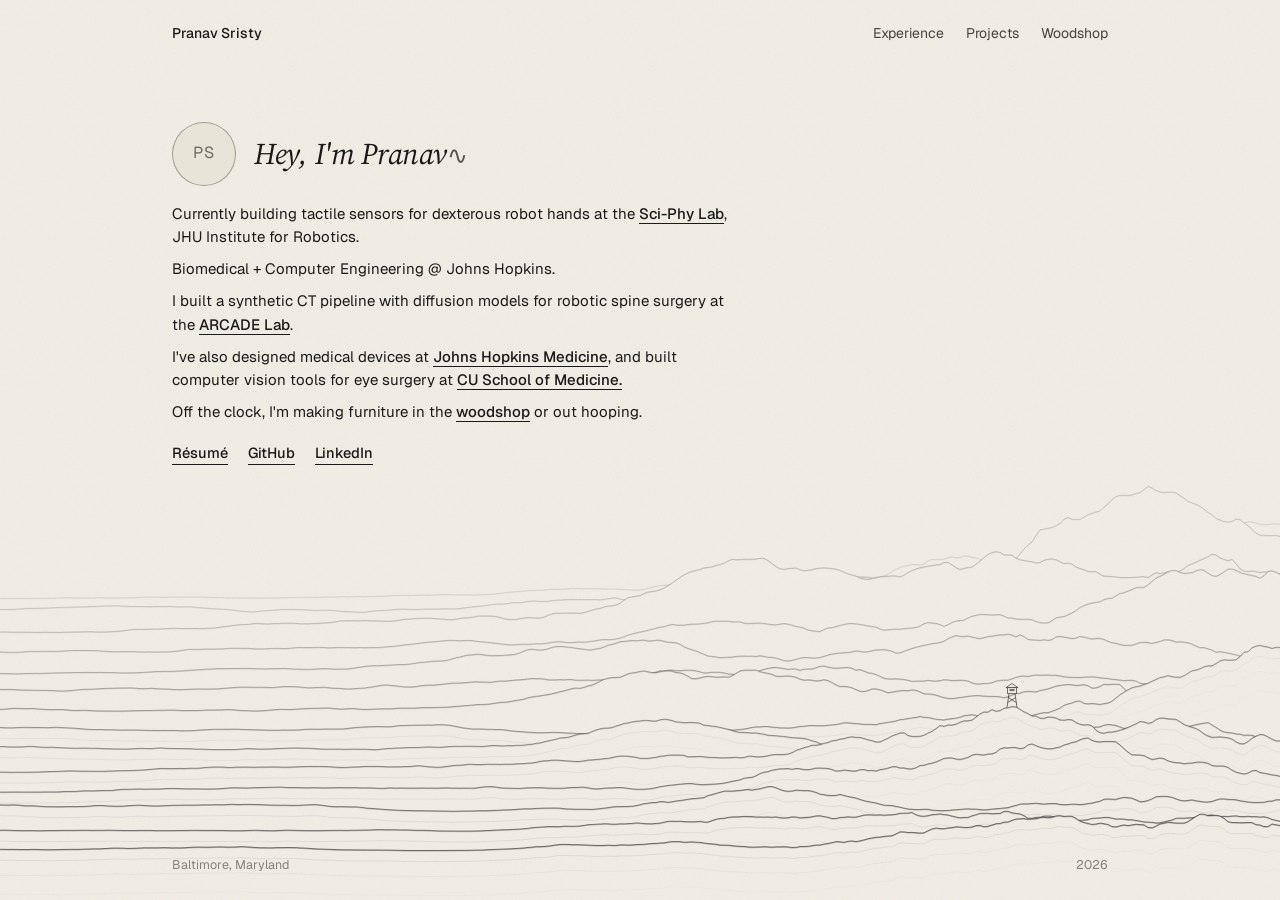
<file: index.html>
<!DOCTYPE html>
<html lang="en">
<head>
  <meta charset="UTF-8" />
  <meta name="viewport" content="width=device-width, initial-scale=1.0" />
  <title>Pranav Sristy</title>
  <meta name="description" content="Pranav Sristy: Biomedical & Computer Engineering at Johns Hopkins. Robotics, tactile sensing, machine learning, and woodworking." />
  <link rel="preconnect" href="https://fonts.googleapis.com" />
  <link rel="preconnect" href="https://fonts.gstatic.com" crossorigin />
  <link href="https://fonts.googleapis.com/css2?family=Source+Serif+4:ital,opsz,wght@0,8..60,400;0,8..60,500;1,8..60,400&family=Geist:wght@400..600&display=swap" rel="stylesheet" />
  <link rel="stylesheet" href="style.css?v=23" />
</head>
<body class="landing">
  <header class="site-header">
    <div class="wrap">
      <span class="name">Pranav Sristy</span>
      <nav>
        <a href="experience.html">Experience</a><a href="projects.html">Projects</a><a href="woodworking.html">Woodshop</a>
      </nav>
    </div>
  </header>

  <!-- One screen: pen-line mountains (scene.js) that reshape as the cursor passes over them -->
  <main class="ink-hero">
    <canvas class="ink" aria-hidden="true"></canvas>
    <div class="wrap intro">
      <div class="hello fade">
        <!-- profile photo: replace the initials with <img src="images/profile.jpg" alt="Pranav Sristy"> -->
        <span class="avatar" aria-hidden="true">PS</span>
        <h1 id="hello">Hey, I'm Pranav.</h1>
      </div>
      <p class="fade" style="animation-delay:.1s">Currently building tactile sensors for dexterous robot hands at the <a href="experience.html#sciphy">Sci-Phy Lab</a>, JHU Institute for Robotics.</p>
      <p class="fade" style="animation-delay:.16s">Biomedical + Computer Engineering @ Johns Hopkins.</p>
      <p class="fade" style="animation-delay:.22s">I built a synthetic CT pipeline with diffusion models for robotic spine surgery at the <a href="experience.html#arcade">ARCADE Lab</a>.</p>
      <p class="fade" style="animation-delay:.28s">I've also designed medical devices at <a href="experience.html#design-team">Johns Hopkins Medicine</a>, and built computer vision tools for eye surgery at <a href="experience.html#cu-medicine">CU School of Medicine.</a></p>
      <p class="fade" style="animation-delay:.34s">Off the clock, I'm making furniture in the <a href="woodworking.html">woodshop</a> or out hooping.</p>
      <p class="links fade" style="animation-delay:.4s"><a href="resume.pdf" target="_blank">Résumé</a><a href="https://github.com/yourusername" target="_blank" rel="noopener">GitHub</a><a href="https://linkedin.com/in/yourusername" target="_blank" rel="noopener">LinkedIn</a></p>
    </div>
    <div class="wrap colophon"><span>Baltimore, Maryland</span><span>2026</span></div>
  </main>

  <script src="scene.js?v=23"></script>
</body>
</html>
</file>
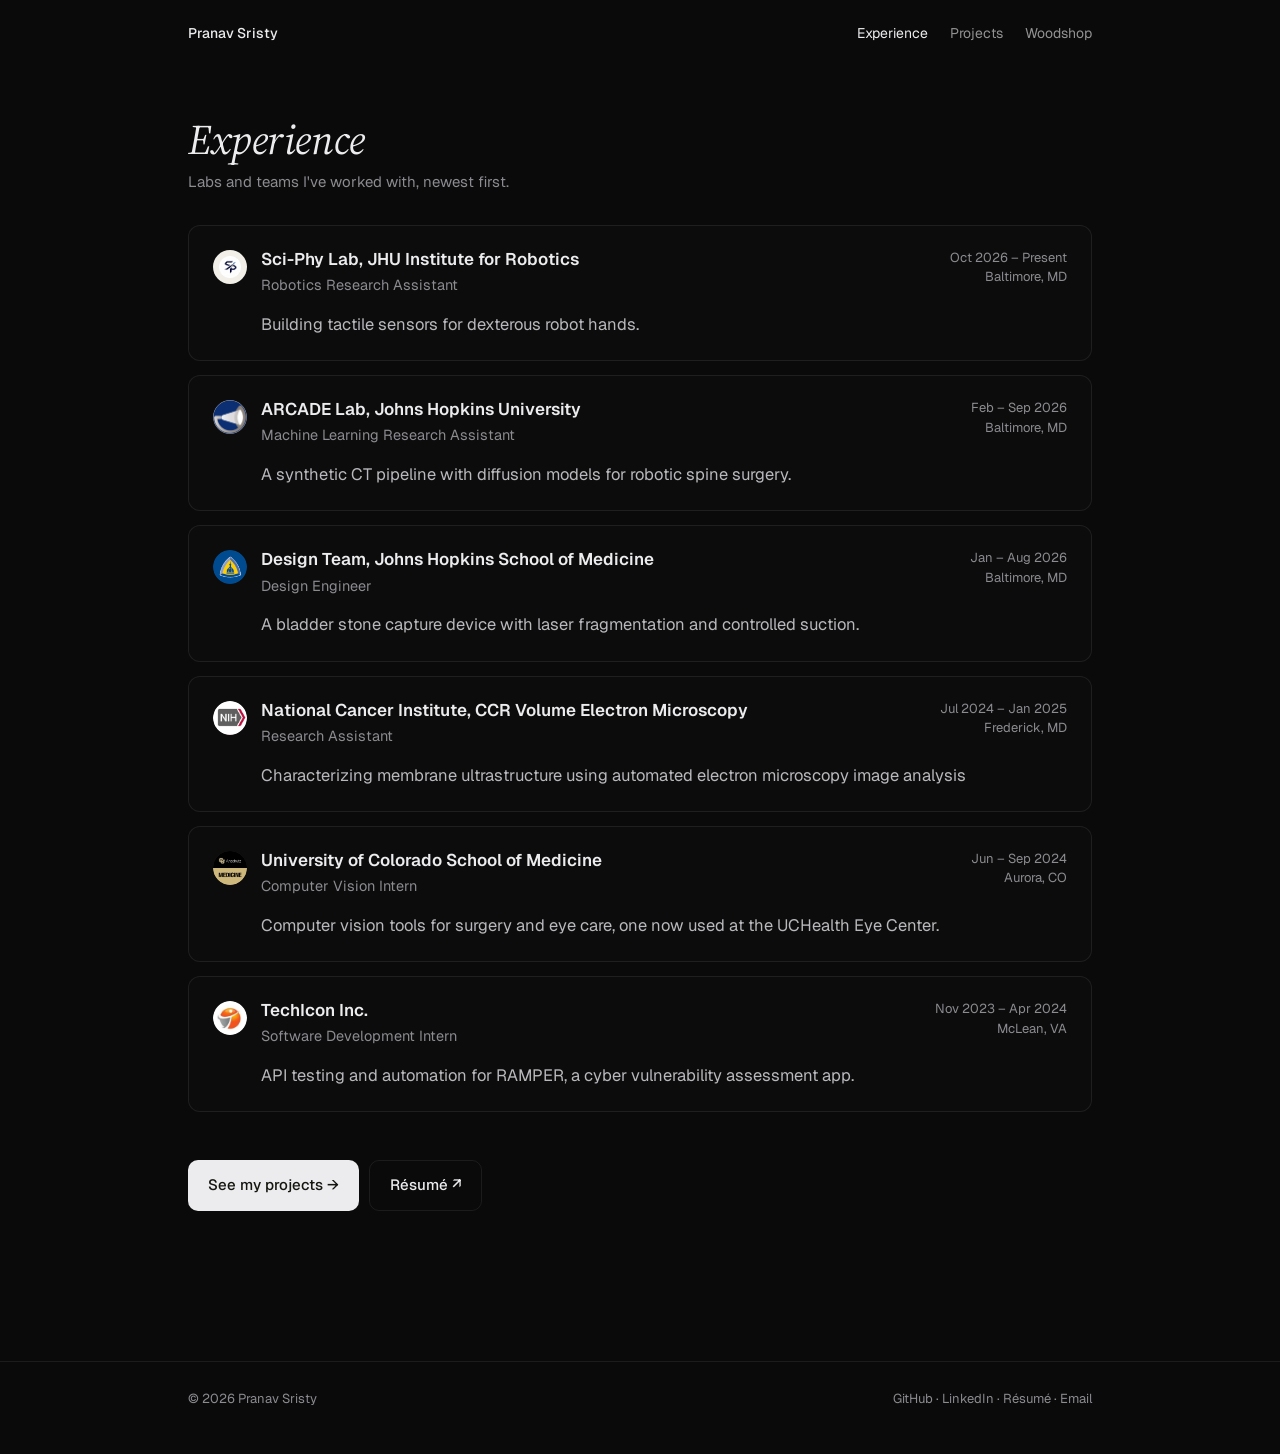
<file: experience.html>
<!DOCTYPE html>
<html lang="en">
<head>
  <meta charset="UTF-8" />
  <meta name="viewport" content="width=device-width, initial-scale=1.0" />
  <title>Experience · Pranav Sristy</title>
  <meta name="description" content="Experience and education of Pranav Sristy." />
  <link rel="preconnect" href="https://fonts.googleapis.com" />
  <link rel="preconnect" href="https://fonts.gstatic.com" crossorigin />
  <link href="https://fonts.googleapis.com/css2?family=Source+Serif+4:ital,opsz,wght@0,8..60,400;0,8..60,500;1,8..60,400&family=Geist:wght@400..600&display=swap" rel="stylesheet" />
  <link rel="stylesheet" href="style.css?v=17" />
</head>
<body class="inner">
  <header class="site-header">
    <div class="wrap">
      <a class="name" href="index.html">Pranav Sristy</a>
      <nav><a href="experience.html" class="active">Experience</a><a href="projects.html">Projects</a><a href="woodworking.html">Woodshop</a></nav>
    </div>
  </header>

  <main><div class="wrap">
    <div class="page-head">
      <h1 class="fade">Experience</h1>
      <p class="fade" style="animation-delay:.1s">Labs and teams I've worked with, newest first.</p>
    </div>


    <!-- ============ ROLE ============
         Copy an <article> to add another. The id must match the link on the home page (index.html). -->
    <div class="roles">
    <article class="role reveal" id="sciphy">
      <div class="role-top"><div class="logo light"><img src="images/sciphy2.png" alt="Sci-Phy Lab"></div><div class="role-name"><h2>Sci-Phy Lab, JHU Institute for Robotics</h2><div class="title">Robotics Research Assistant</div></div><div class="role-when">Oct 2026 – Present<br>Baltimore, MD</div></div>
      <div class="role-body">
        <p class="summary">Building tactile sensors for dexterous robot hands.</p>
      </div>
    </article>

    <article class="role reveal" id="arcade">
      <div class="role-top"><div class="logo"><img src="images/arcade_img.png" alt="ARCADE Lab"></div><div class="role-name"><h2>ARCADE Lab, Johns Hopkins University</h2><div class="title">Machine Learning Research Assistant</div></div><div class="role-when">Feb – Sep 2026<br>Baltimore, MD</div></div>
      <div class="role-body">
        <p class="summary">A synthetic CT pipeline with diffusion models for robotic spine surgery.</p>
      </div>
    </article>

    <article class="role reveal" id="design-team">
      <div class="role-top"><div class="logo"><img src="images/cropped_circle_image.png" alt="JHU Design Team"></div><div class="role-name"><h2>Design Team, Johns Hopkins School of Medicine</h2><div class="title">Design Engineer</div></div><div class="role-when">Jan – Aug 2026<br>Baltimore, MD</div></div>
      <div class="role-body">
        <p class="summary">A bladder stone capture device with laser fragmentation and controlled suction.</p>
      </div>
    </article>

    <article class="role reveal" id="nci">
      <div class="role-top"><div class="logo"><img src="images/nih_logo.png" alt="National Cancer Institute"></div><div class="role-name"><h2>National Cancer Institute, CCR Volume Electron Microscopy</h2><div class="title">Research Assistant</div></div><div class="role-when">Jul 2024 – Jan 2025<br>Frederick, MD</div></div>
      <div class="role-body">
        <p class="summary">Characterizing membrane ultrastructure using automated electron microscopy image analysis</p>
      </div>
    </article>

    <article class="role reveal" id="cu-medicine">
      <div class="role-top"><div class="logo"><img src="images/cu-anschutz.png" alt="University of Colorado School of Medicine"></div><div class="role-name"><h2>University of Colorado School of Medicine</h2><div class="title">Computer Vision Intern</div></div><div class="role-when">Jun – Sep 2024<br>Aurora, CO</div></div>
      <div class="role-body">
        <p class="summary">Computer vision tools for surgery and eye care, one now used at the UCHealth Eye Center.</p>
      </div>
    </article>

    <article class="role reveal" id="techicon">
      <div class="role-top"><div class="logo"><img src="images/techicon.png" alt="TechIcon"></div><div class="role-name"><h2>TechIcon Inc.</h2><div class="title">Software Development Intern</div></div><div class="role-when">Nov 2023 – Apr 2024<br>McLean, VA</div></div>
      <div class="role-body">
        <p class="summary">API testing and automation for RAMPER, a cyber vulnerability assessment app.</p>
      </div>
    </article>
    </div>

    <div class="reveal" style="padding:24px 0 40px;display:flex;gap:10px;flex-wrap:wrap">
      <a class="btn" href="projects.html">See my projects →</a>
      <a class="btn ghost" href="resume.pdf" target="_blank">Résumé ↗</a>
    </div>
  </div></main>

  <footer class="site-footer">
    <div class="wrap">
      <span>© <span id="year">2026</span> Pranav Sristy</span>
      <span><a href="https://github.com/yourusername" target="_blank" rel="noopener">GitHub</a> · <a href="https://linkedin.com/in/yourusername" target="_blank" rel="noopener">LinkedIn</a> · <a href="resume.pdf" target="_blank">Résumé</a> · <a href="mailto:you@email.com">Email</a></span>
    </div>
  </footer>
  <script src="ribbon.js?v=17"></script>
  <script src="main.js?v=17"></script>
</body>
</html>
</file>
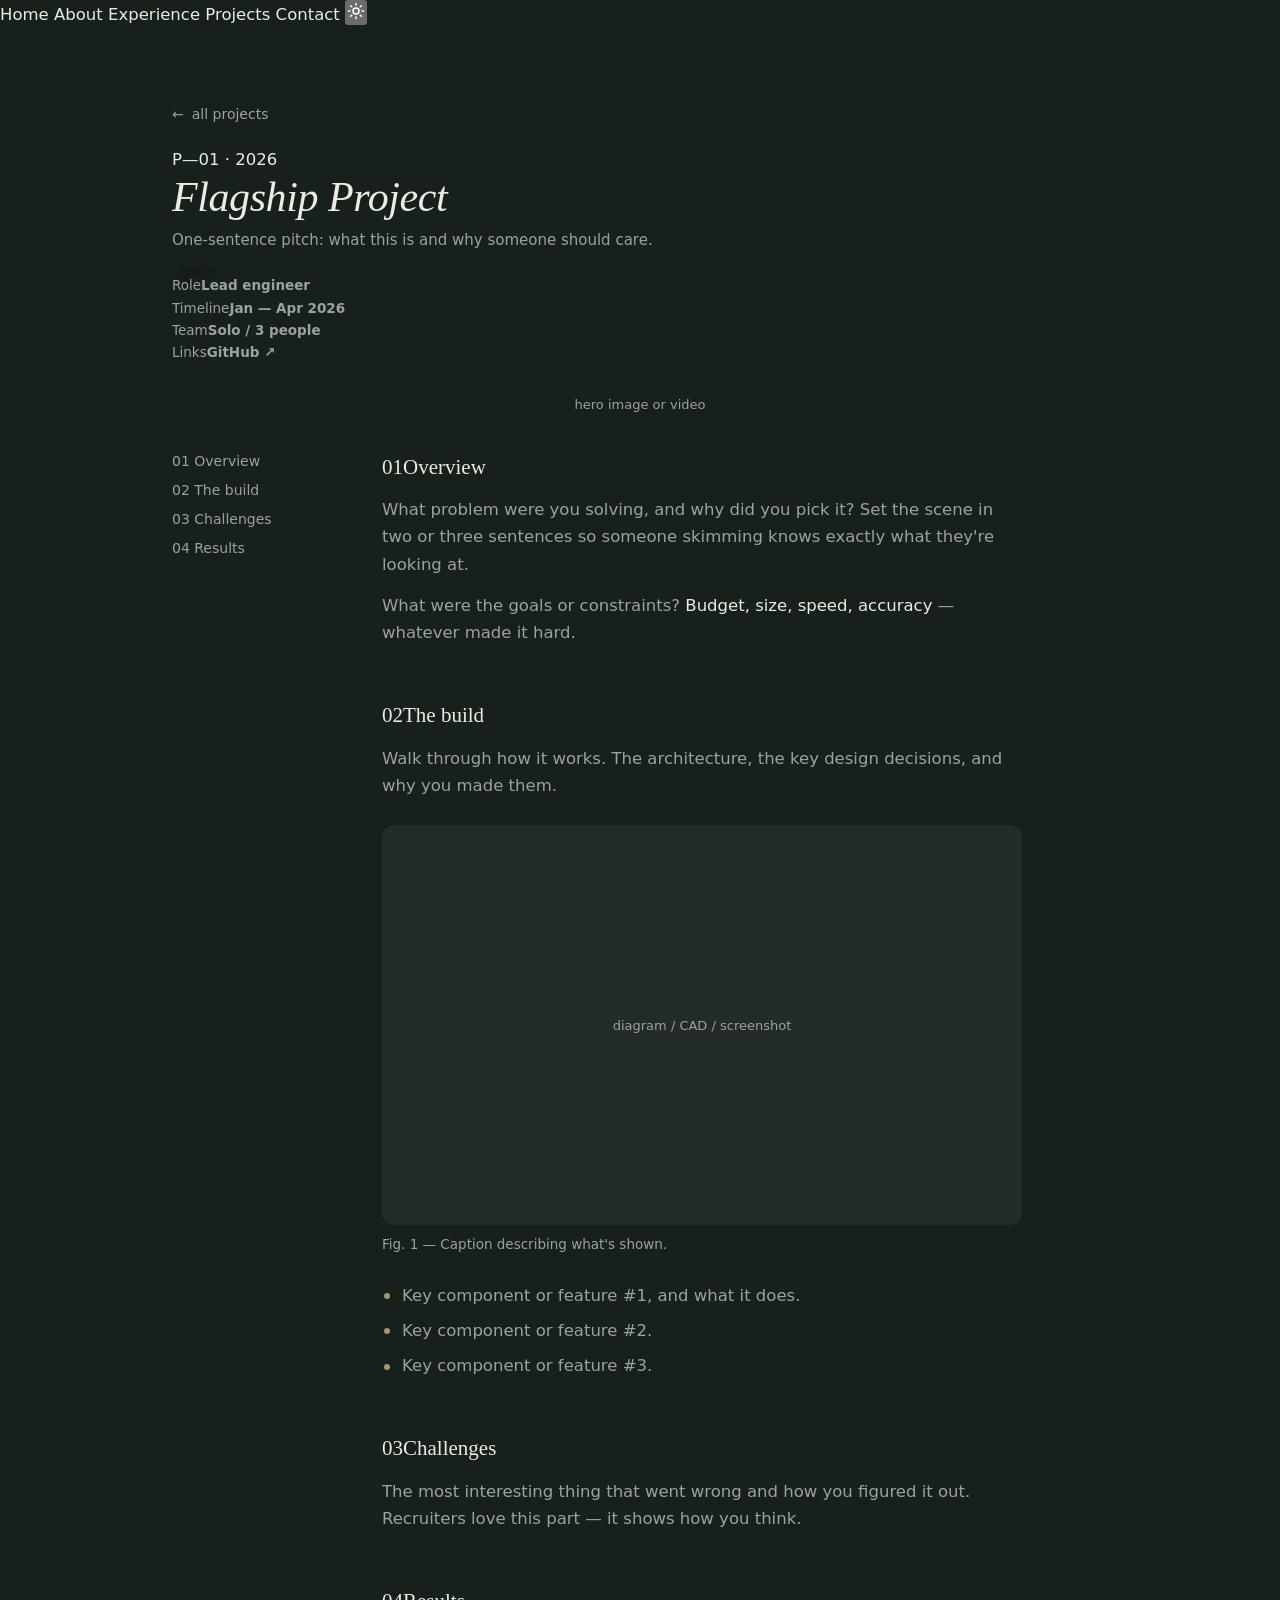
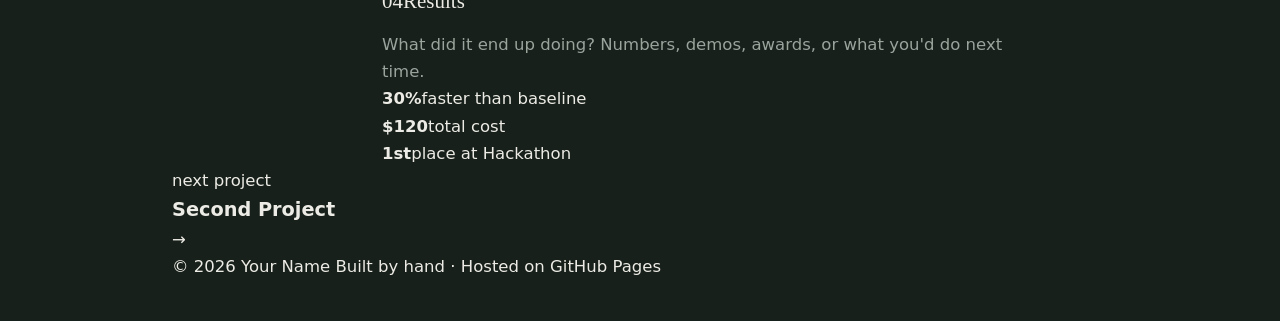
<file: project-1.html>
<!DOCTYPE html>
<html lang="en">
<head>
  <meta charset="UTF-8" />
  <meta name="viewport" content="width=device-width, initial-scale=1.0" />
  <title>Flagship Project · Your Name</title>
  <meta name="description" content="Flagship Project — a project by Your Name." />
  <link rel="preconnect" href="https://fonts.googleapis.com" />
  <link rel="preconnect" href="https://fonts.gstatic.com" crossorigin />
  <link href="https://fonts.googleapis.com/css2?family=Inter+Tight:wght@400;500;600;700&family=JetBrains+Mono:wght@400;500&display=swap" rel="stylesheet" />
  <!-- project pages live in the projects/ folder, so shared files are one level up (../) -->
  <link rel="stylesheet" href="../style.css" />
  <script>try{var t=localStorage.getItem('theme');if(t)document.documentElement.dataset.theme=t}catch(e){}</script>
</head>
<body>
  <div class="progress" id="progress"></div>
  <div class="glow" id="glow"></div>

  <nav>
    <a href="../index.html">Home</a>
    <a href="../index.html#about" class="hide-sm">About</a>
    <a href="../experience.html">Experience</a>
    <a href="../index.html#projects" class="active">Projects</a>
    <a href="../index.html#contact">Contact</a>
    <button class="theme-btn" id="themeBtn" aria-label="Toggle light/dark mode">
      <svg width="18" height="18" viewBox="0 0 24 24" fill="none" stroke="currentColor" stroke-width="2" stroke-linecap="round"><circle cx="12" cy="12" r="4"/><path d="M12 2v2M12 20v2M4.9 4.9l1.4 1.4M17.7 17.7l1.4 1.4M2 12h2M20 12h2M4.9 19.1l1.4-1.4M17.7 6.3l1.4-1.4"/></svg>
    </button>
  </nav>

  <main class="wrap">
    <!-- ============ HEADER ============ -->
    <header class="page-head">
      <a class="back" href="../index.html#projects"><span>←</span> all projects</a>
      <div class="eyebrow">P—01 · 2026</div>
      <h1><span class="line"><span>Flagship Project</span></span></h1>
      <p class="lede reveal">One-sentence pitch: what this is and why someone should care.</p>
      <div class="tags reveal" style="margin-top:22px"><span class="tag">Python</span><span class="tag">PyTorch</span><span class="tag">ROS 2</span></div>

      <div class="meta reveal">
        <div><span class="mono">Role</span><b>Lead engineer</b></div>
        <div><span class="mono">Timeline</span><b>Jan — Apr 2026</b></div>
        <div><span class="mono">Team</span><b>Solo / 3 people</b></div>
        <div><span class="mono">Links</span><b><a href="https://github.com/yourusername" target="_blank" rel="noopener">GitHub ↗</a></b></div>
      </div>
    </header>

    <!-- ============ HERO IMAGE / VIDEO ============ -->
    <div class="hero-media reveal">
      <div class="ph mono">hero image or video</div>
      <!-- <img src="../assets/project-1/hero.jpg" alt="">
           or a demo video:
           <video src="../assets/project-1/demo.mp4" autoplay muted loop playsinline></video> -->
    </div>

    <!-- ============ WRITE-UP ============ -->
    <div class="article">
      <aside class="toc">
        <a href="#overview">01 Overview</a>
        <a href="#build">02 The build</a>
        <a href="#challenges">03 Challenges</a>
        <a href="#results">04 Results</a>
      </aside>

      <div class="prose">
        <h2 id="overview" class="reveal"><span class="n">01</span>Overview</h2>
        <p class="reveal">What problem were you solving, and why did you pick it? Set the scene in two or three sentences so someone skimming knows exactly what they're looking at.</p>
        <p class="reveal">What were the goals or constraints? <strong>Budget, size, speed, accuracy</strong> — whatever made it hard.</p>

        <h2 id="build" class="reveal"><span class="n">02</span>The build</h2>
        <p class="reveal">Walk through how it works. The architecture, the key design decisions, and why you made them.</p>
        <figure class="reveal">
          <div class="frame"><div class="ph mono">diagram / CAD / screenshot</div></div>
          <figcaption class="mono">Fig. 1 — Caption describing what's shown.</figcaption>
        </figure>
        <ul class="reveal">
          <li>Key component or feature #1, and what it does.</li>
          <li>Key component or feature #2.</li>
          <li>Key component or feature #3.</li>
        </ul>

        <h2 id="challenges" class="reveal"><span class="n">03</span>Challenges</h2>
        <p class="reveal">The most interesting thing that went wrong and how you figured it out. Recruiters love this part — it shows how you think.</p>

        <h2 id="results" class="reveal"><span class="n">04</span>Results</h2>
        <p class="reveal">What did it end up doing? Numbers, demos, awards, or what you'd do next time.</p>
        <div class="results reveal">
          <div><b>30%</b><span class="mono">faster than baseline</span></div>
          <div><b>$120</b><span class="mono">total cost</span></div>
          <div><b>1st</b><span class="mono">place at Hackathon</span></div>
        </div>
      </div>
    </div>

    <!-- ============ NEXT PROJECT ============ -->
    <a class="next-project reveal" href="project-2.html">
      <div>
        <div class="mono">next project</div>
        <h3>Second Project</h3>
      </div>
      <span class="arrow">→</span>
    </a>

    <footer class="mono">
      <span>© <span id="year"></span> Your Name</span>
      <span>Built by hand · Hosted on GitHub Pages</span>
    </footer>
  </main>

  <script src="../main.js"></script>
</body>
</html>
</file>
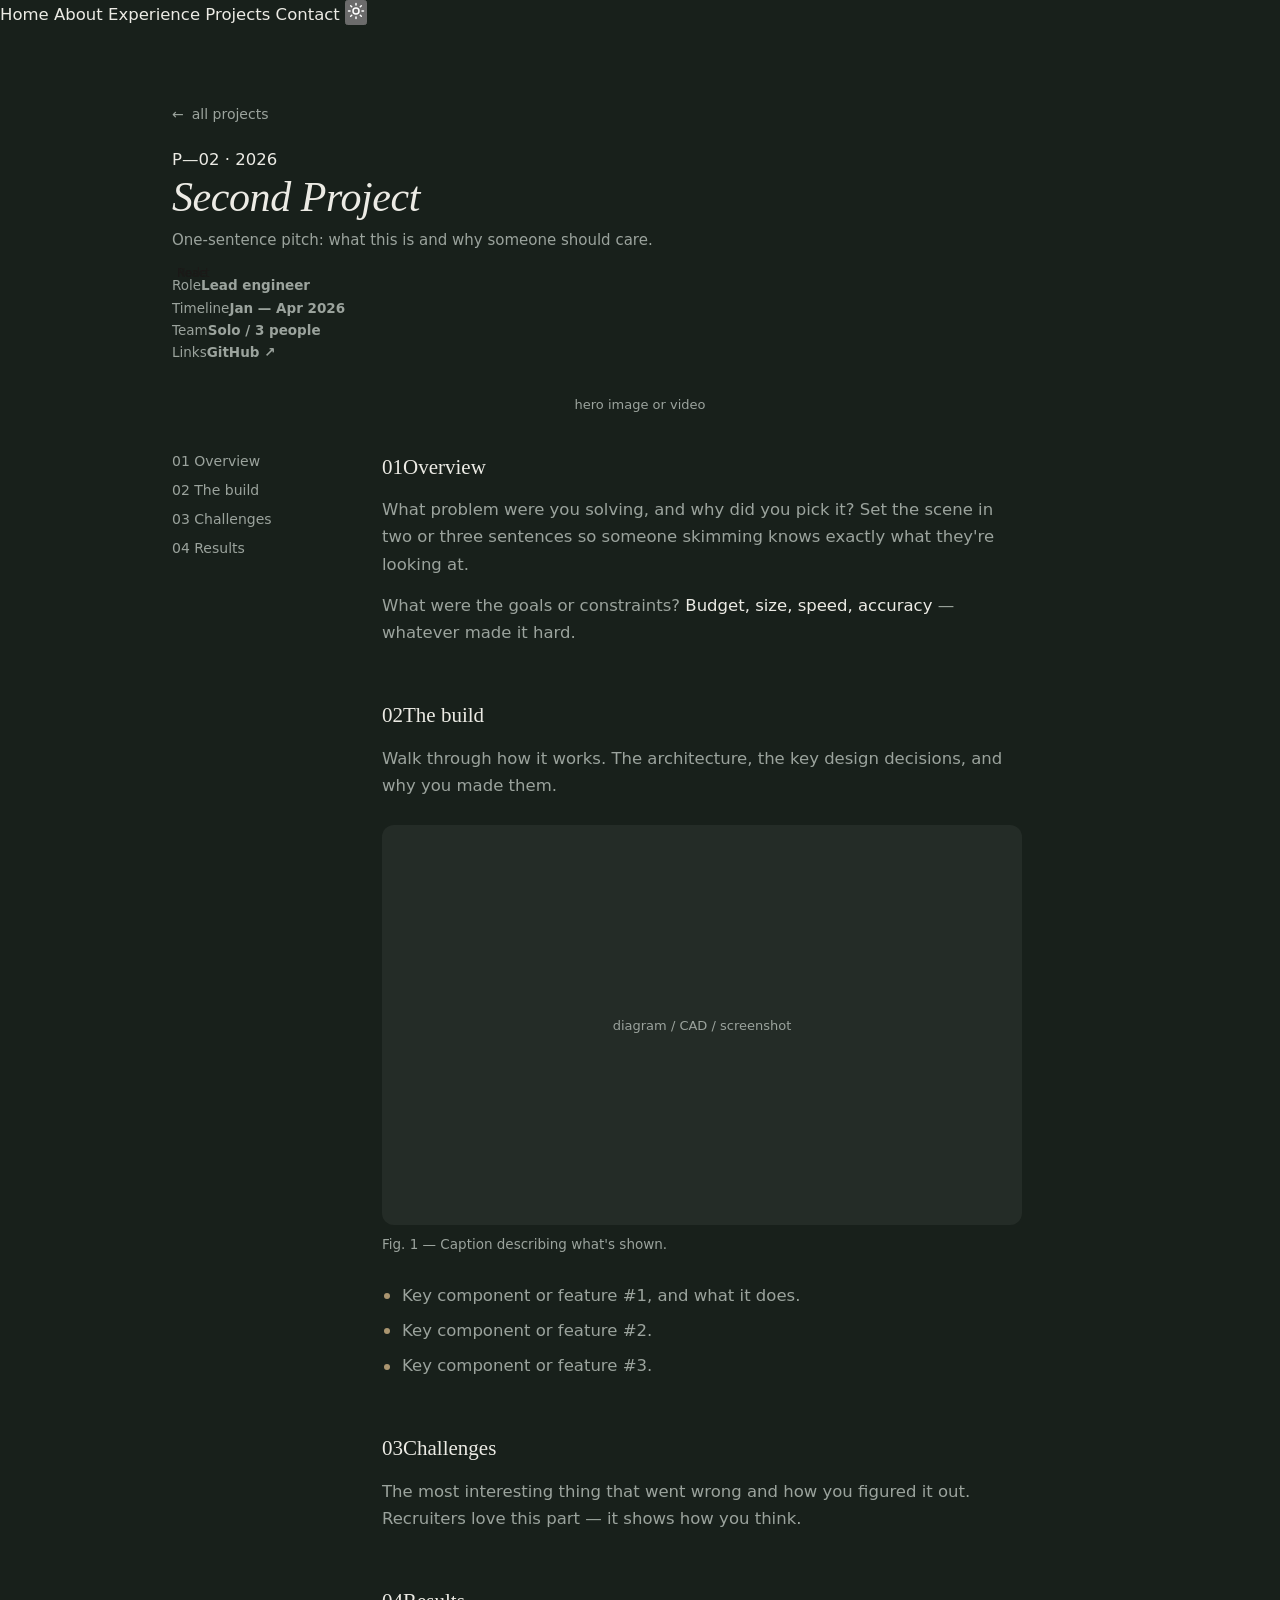
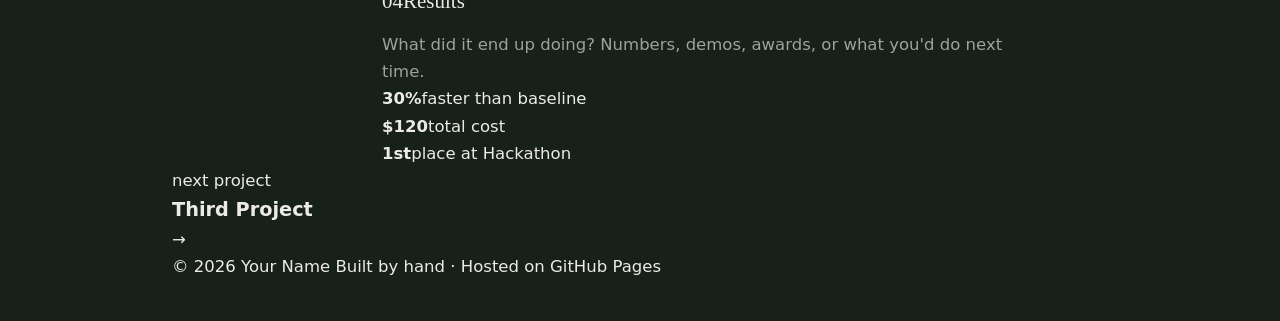
<file: project-2.html>
<!DOCTYPE html>
<html lang="en">
<head>
  <meta charset="UTF-8" />
  <meta name="viewport" content="width=device-width, initial-scale=1.0" />
  <title>Second Project · Your Name</title>
  <meta name="description" content="Second Project — a project by Your Name." />
  <link rel="preconnect" href="https://fonts.googleapis.com" />
  <link rel="preconnect" href="https://fonts.gstatic.com" crossorigin />
  <link href="https://fonts.googleapis.com/css2?family=Inter+Tight:wght@400;500;600;700&family=JetBrains+Mono:wght@400;500&display=swap" rel="stylesheet" />
  <!-- project pages live in the projects/ folder, so shared files are one level up (../) -->
  <link rel="stylesheet" href="../style.css" />
  <script>try{var t=localStorage.getItem('theme');if(t)document.documentElement.dataset.theme=t}catch(e){}</script>
</head>
<body>
  <div class="progress" id="progress"></div>
  <div class="glow" id="glow"></div>

  <nav>
    <a href="../index.html">Home</a>
    <a href="../index.html#about" class="hide-sm">About</a>
    <a href="../experience.html">Experience</a>
    <a href="../index.html#projects" class="active">Projects</a>
    <a href="../index.html#contact">Contact</a>
    <button class="theme-btn" id="themeBtn" aria-label="Toggle light/dark mode">
      <svg width="18" height="18" viewBox="0 0 24 24" fill="none" stroke="currentColor" stroke-width="2" stroke-linecap="round"><circle cx="12" cy="12" r="4"/><path d="M12 2v2M12 20v2M4.9 4.9l1.4 1.4M17.7 17.7l1.4 1.4M2 12h2M20 12h2M4.9 19.1l1.4-1.4M17.7 6.3l1.4-1.4"/></svg>
    </button>
  </nav>

  <main class="wrap">
    <!-- ============ HEADER ============ -->
    <header class="page-head">
      <a class="back" href="../index.html#projects"><span>←</span> all projects</a>
      <div class="eyebrow">P—02 · 2026</div>
      <h1><span class="line"><span>Second Project</span></span></h1>
      <p class="lede reveal">One-sentence pitch: what this is and why someone should care.</p>
      <div class="tags reveal" style="margin-top:22px"><span class="tag">React</span><span class="tag">Node</span></div>

      <div class="meta reveal">
        <div><span class="mono">Role</span><b>Lead engineer</b></div>
        <div><span class="mono">Timeline</span><b>Jan — Apr 2026</b></div>
        <div><span class="mono">Team</span><b>Solo / 3 people</b></div>
        <div><span class="mono">Links</span><b><a href="https://github.com/yourusername" target="_blank" rel="noopener">GitHub ↗</a></b></div>
      </div>
    </header>

    <!-- ============ HERO IMAGE / VIDEO ============ -->
    <div class="hero-media reveal">
      <div class="ph mono">hero image or video</div>
      <!-- <img src="../assets/project-2/hero.jpg" alt="">
           or a demo video:
           <video src="../assets/project-2/demo.mp4" autoplay muted loop playsinline></video> -->
    </div>

    <!-- ============ WRITE-UP ============ -->
    <div class="article">
      <aside class="toc">
        <a href="#overview">01 Overview</a>
        <a href="#build">02 The build</a>
        <a href="#challenges">03 Challenges</a>
        <a href="#results">04 Results</a>
      </aside>

      <div class="prose">
        <h2 id="overview" class="reveal"><span class="n">01</span>Overview</h2>
        <p class="reveal">What problem were you solving, and why did you pick it? Set the scene in two or three sentences so someone skimming knows exactly what they're looking at.</p>
        <p class="reveal">What were the goals or constraints? <strong>Budget, size, speed, accuracy</strong> — whatever made it hard.</p>

        <h2 id="build" class="reveal"><span class="n">02</span>The build</h2>
        <p class="reveal">Walk through how it works. The architecture, the key design decisions, and why you made them.</p>
        <figure class="reveal">
          <div class="frame"><div class="ph mono">diagram / CAD / screenshot</div></div>
          <figcaption class="mono">Fig. 1 — Caption describing what's shown.</figcaption>
        </figure>
        <ul class="reveal">
          <li>Key component or feature #1, and what it does.</li>
          <li>Key component or feature #2.</li>
          <li>Key component or feature #3.</li>
        </ul>

        <h2 id="challenges" class="reveal"><span class="n">03</span>Challenges</h2>
        <p class="reveal">The most interesting thing that went wrong and how you figured it out. Recruiters love this part — it shows how you think.</p>

        <h2 id="results" class="reveal"><span class="n">04</span>Results</h2>
        <p class="reveal">What did it end up doing? Numbers, demos, awards, or what you'd do next time.</p>
        <div class="results reveal">
          <div><b>30%</b><span class="mono">faster than baseline</span></div>
          <div><b>$120</b><span class="mono">total cost</span></div>
          <div><b>1st</b><span class="mono">place at Hackathon</span></div>
        </div>
      </div>
    </div>

    <!-- ============ NEXT PROJECT ============ -->
    <a class="next-project reveal" href="project-3.html">
      <div>
        <div class="mono">next project</div>
        <h3>Third Project</h3>
      </div>
      <span class="arrow">→</span>
    </a>

    <footer class="mono">
      <span>© <span id="year"></span> Your Name</span>
      <span>Built by hand · Hosted on GitHub Pages</span>
    </footer>
  </main>

  <script src="../main.js"></script>
</body>
</html>
</file>
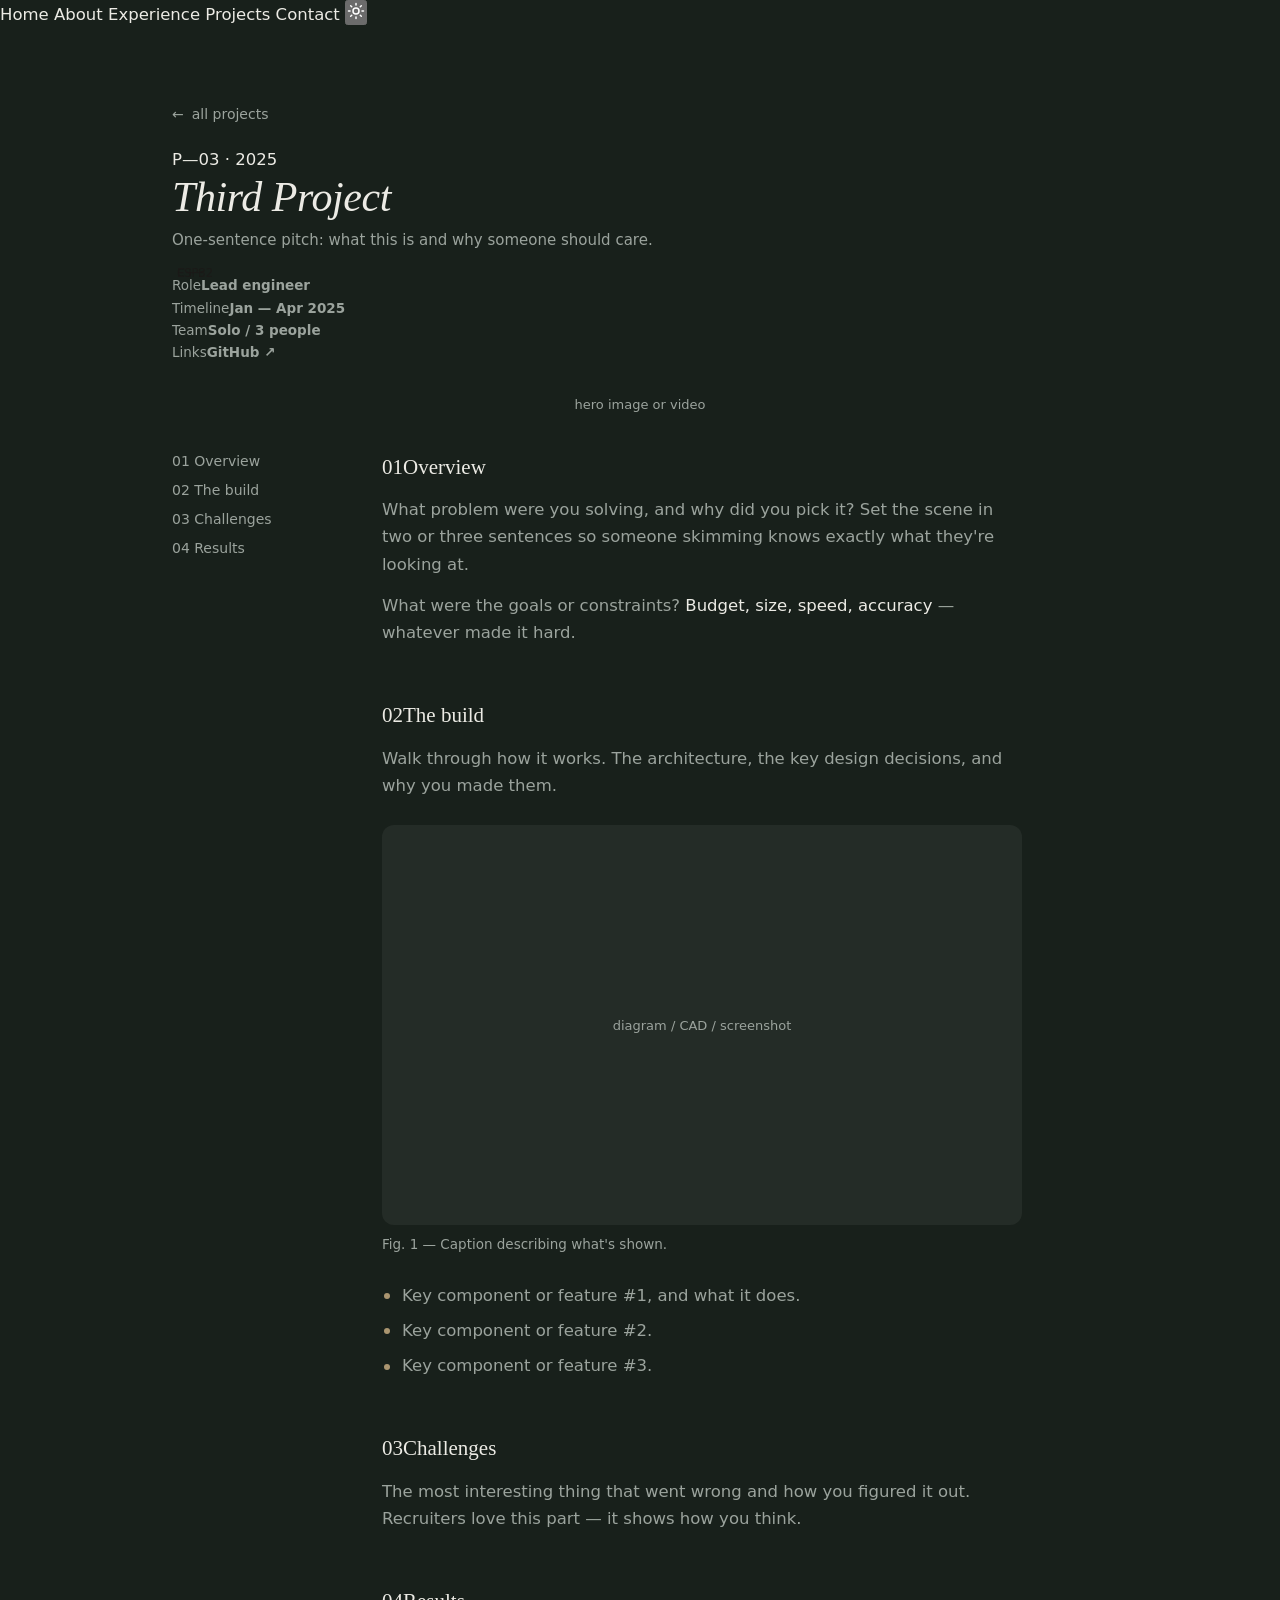
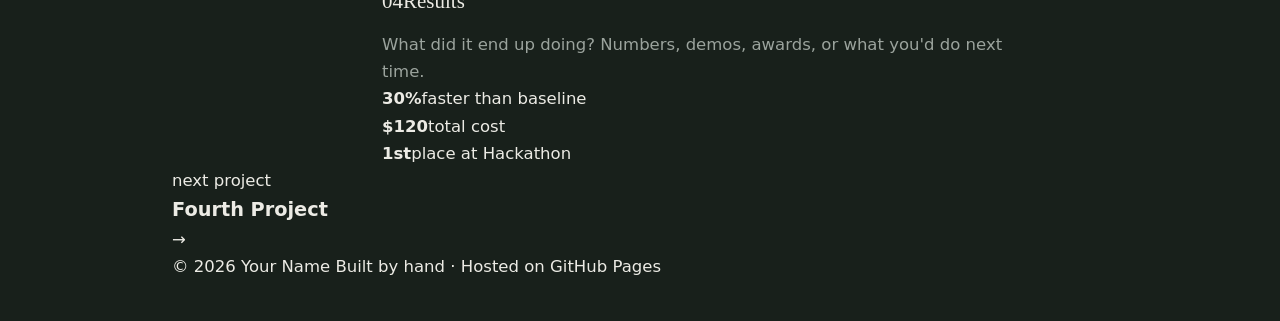
<file: project-3.html>
<!DOCTYPE html>
<html lang="en">
<head>
  <meta charset="UTF-8" />
  <meta name="viewport" content="width=device-width, initial-scale=1.0" />
  <title>Third Project · Your Name</title>
  <meta name="description" content="Third Project — a project by Your Name." />
  <link rel="preconnect" href="https://fonts.googleapis.com" />
  <link rel="preconnect" href="https://fonts.gstatic.com" crossorigin />
  <link href="https://fonts.googleapis.com/css2?family=Inter+Tight:wght@400;500;600;700&family=JetBrains+Mono:wght@400;500&display=swap" rel="stylesheet" />
  <!-- project pages live in the projects/ folder, so shared files are one level up (../) -->
  <link rel="stylesheet" href="../style.css" />
  <script>try{var t=localStorage.getItem('theme');if(t)document.documentElement.dataset.theme=t}catch(e){}</script>
</head>
<body>
  <div class="progress" id="progress"></div>
  <div class="glow" id="glow"></div>

  <nav>
    <a href="../index.html">Home</a>
    <a href="../index.html#about" class="hide-sm">About</a>
    <a href="../experience.html">Experience</a>
    <a href="../index.html#projects" class="active">Projects</a>
    <a href="../index.html#contact">Contact</a>
    <button class="theme-btn" id="themeBtn" aria-label="Toggle light/dark mode">
      <svg width="18" height="18" viewBox="0 0 24 24" fill="none" stroke="currentColor" stroke-width="2" stroke-linecap="round"><circle cx="12" cy="12" r="4"/><path d="M12 2v2M12 20v2M4.9 4.9l1.4 1.4M17.7 17.7l1.4 1.4M2 12h2M20 12h2M4.9 19.1l1.4-1.4M17.7 6.3l1.4-1.4"/></svg>
    </button>
  </nav>

  <main class="wrap">
    <!-- ============ HEADER ============ -->
    <header class="page-head">
      <a class="back" href="../index.html#projects"><span>←</span> all projects</a>
      <div class="eyebrow">P—03 · 2025</div>
      <h1><span class="line"><span>Third Project</span></span></h1>
      <p class="lede reveal">One-sentence pitch: what this is and why someone should care.</p>
      <div class="tags reveal" style="margin-top:22px"><span class="tag">C++</span><span class="tag">ESP32</span></div>

      <div class="meta reveal">
        <div><span class="mono">Role</span><b>Lead engineer</b></div>
        <div><span class="mono">Timeline</span><b>Jan — Apr 2025</b></div>
        <div><span class="mono">Team</span><b>Solo / 3 people</b></div>
        <div><span class="mono">Links</span><b><a href="https://github.com/yourusername" target="_blank" rel="noopener">GitHub ↗</a></b></div>
      </div>
    </header>

    <!-- ============ HERO IMAGE / VIDEO ============ -->
    <div class="hero-media reveal">
      <div class="ph mono">hero image or video</div>
      <!-- <img src="../assets/project-3/hero.jpg" alt="">
           or a demo video:
           <video src="../assets/project-3/demo.mp4" autoplay muted loop playsinline></video> -->
    </div>

    <!-- ============ WRITE-UP ============ -->
    <div class="article">
      <aside class="toc">
        <a href="#overview">01 Overview</a>
        <a href="#build">02 The build</a>
        <a href="#challenges">03 Challenges</a>
        <a href="#results">04 Results</a>
      </aside>

      <div class="prose">
        <h2 id="overview" class="reveal"><span class="n">01</span>Overview</h2>
        <p class="reveal">What problem were you solving, and why did you pick it? Set the scene in two or three sentences so someone skimming knows exactly what they're looking at.</p>
        <p class="reveal">What were the goals or constraints? <strong>Budget, size, speed, accuracy</strong> — whatever made it hard.</p>

        <h2 id="build" class="reveal"><span class="n">02</span>The build</h2>
        <p class="reveal">Walk through how it works. The architecture, the key design decisions, and why you made them.</p>
        <figure class="reveal">
          <div class="frame"><div class="ph mono">diagram / CAD / screenshot</div></div>
          <figcaption class="mono">Fig. 1 — Caption describing what's shown.</figcaption>
        </figure>
        <ul class="reveal">
          <li>Key component or feature #1, and what it does.</li>
          <li>Key component or feature #2.</li>
          <li>Key component or feature #3.</li>
        </ul>

        <h2 id="challenges" class="reveal"><span class="n">03</span>Challenges</h2>
        <p class="reveal">The most interesting thing that went wrong and how you figured it out. Recruiters love this part — it shows how you think.</p>

        <h2 id="results" class="reveal"><span class="n">04</span>Results</h2>
        <p class="reveal">What did it end up doing? Numbers, demos, awards, or what you'd do next time.</p>
        <div class="results reveal">
          <div><b>30%</b><span class="mono">faster than baseline</span></div>
          <div><b>$120</b><span class="mono">total cost</span></div>
          <div><b>1st</b><span class="mono">place at Hackathon</span></div>
        </div>
      </div>
    </div>

    <!-- ============ NEXT PROJECT ============ -->
    <a class="next-project reveal" href="project-4.html">
      <div>
        <div class="mono">next project</div>
        <h3>Fourth Project</h3>
      </div>
      <span class="arrow">→</span>
    </a>

    <footer class="mono">
      <span>© <span id="year"></span> Your Name</span>
      <span>Built by hand · Hosted on GitHub Pages</span>
    </footer>
  </main>

  <script src="../main.js"></script>
</body>
</html>
</file>
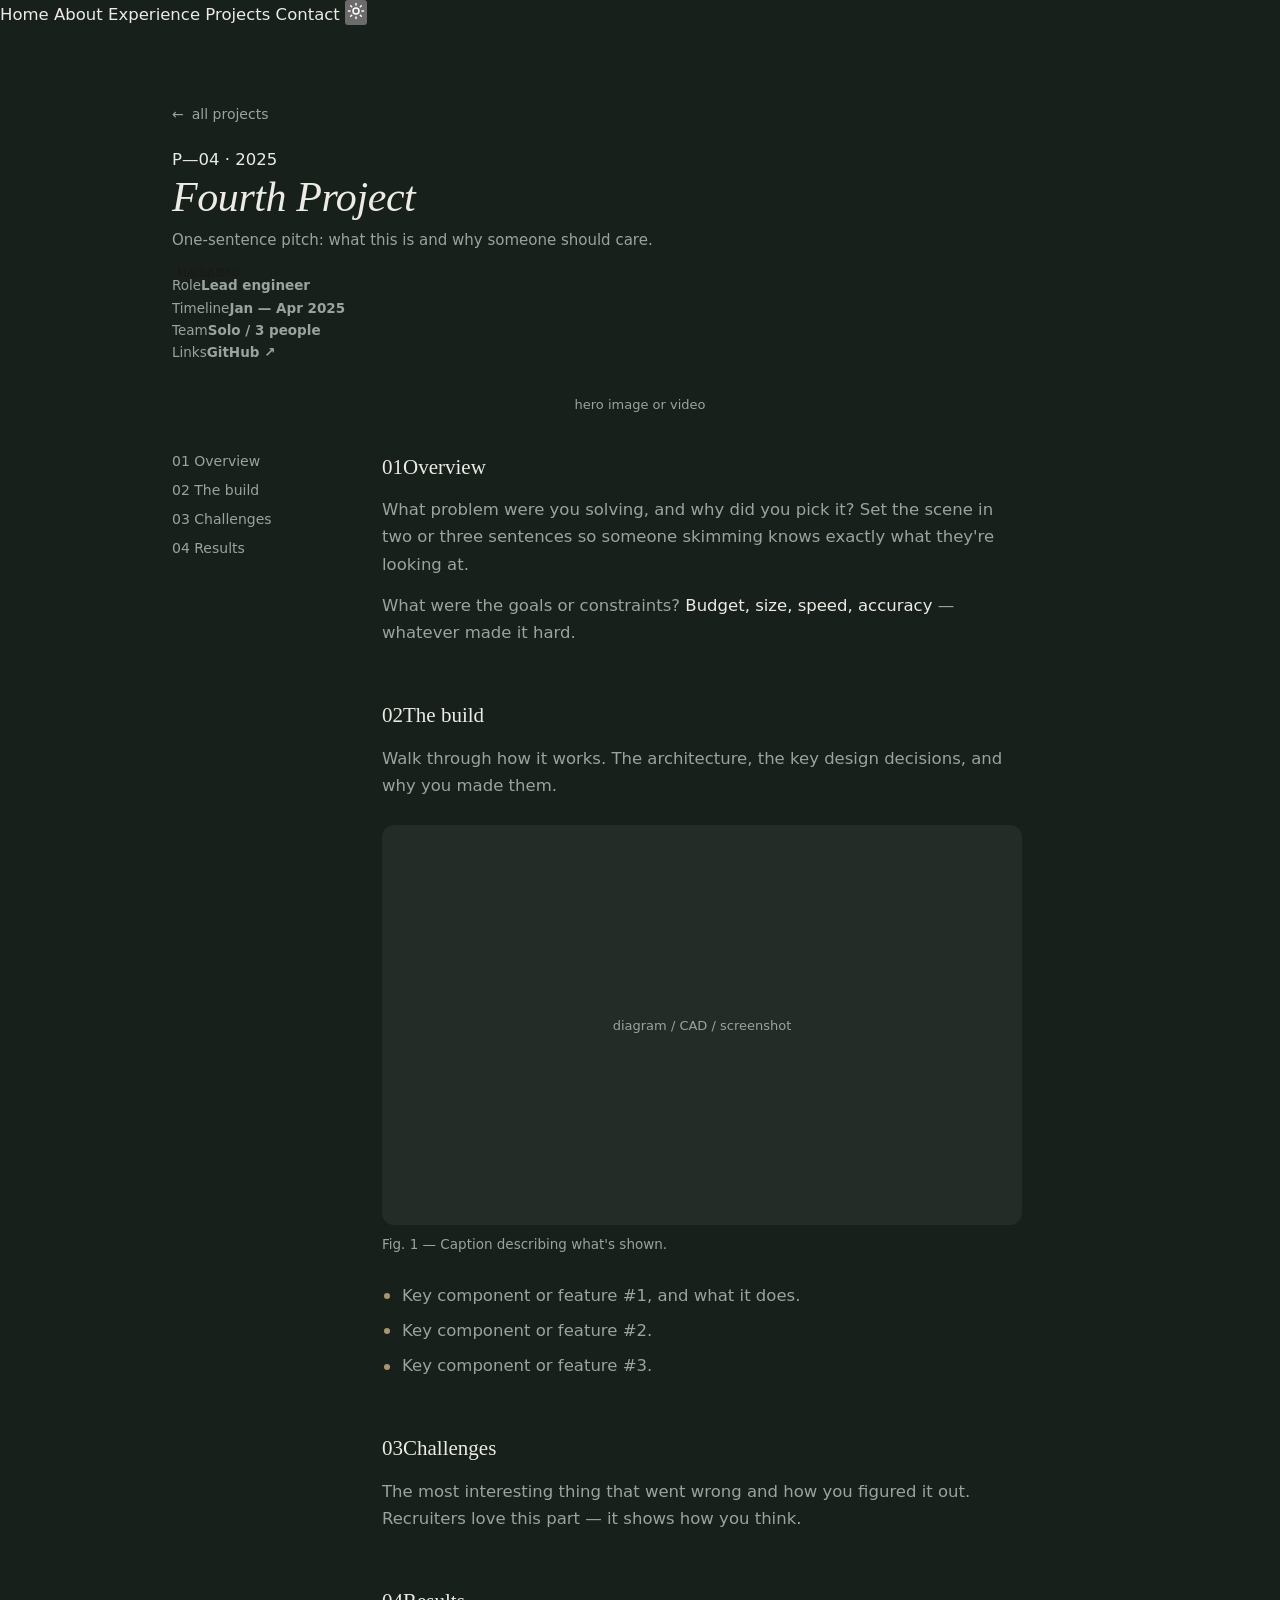
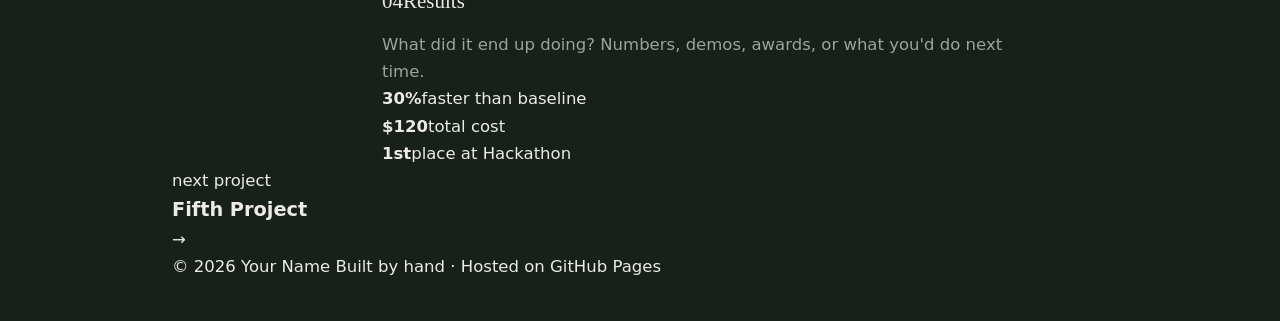
<file: project-4.html>
<!DOCTYPE html>
<html lang="en">
<head>
  <meta charset="UTF-8" />
  <meta name="viewport" content="width=device-width, initial-scale=1.0" />
  <title>Fourth Project · Your Name</title>
  <meta name="description" content="Fourth Project — a project by Your Name." />
  <link rel="preconnect" href="https://fonts.googleapis.com" />
  <link rel="preconnect" href="https://fonts.gstatic.com" crossorigin />
  <link href="https://fonts.googleapis.com/css2?family=Inter+Tight:wght@400;500;600;700&family=JetBrains+Mono:wght@400;500&display=swap" rel="stylesheet" />
  <!-- project pages live in the projects/ folder, so shared files are one level up (../) -->
  <link rel="stylesheet" href="../style.css" />
  <script>try{var t=localStorage.getItem('theme');if(t)document.documentElement.dataset.theme=t}catch(e){}</script>
</head>
<body>
  <div class="progress" id="progress"></div>
  <div class="glow" id="glow"></div>

  <nav>
    <a href="../index.html">Home</a>
    <a href="../index.html#about" class="hide-sm">About</a>
    <a href="../experience.html">Experience</a>
    <a href="../index.html#projects" class="active">Projects</a>
    <a href="../index.html#contact">Contact</a>
    <button class="theme-btn" id="themeBtn" aria-label="Toggle light/dark mode">
      <svg width="18" height="18" viewBox="0 0 24 24" fill="none" stroke="currentColor" stroke-width="2" stroke-linecap="round"><circle cx="12" cy="12" r="4"/><path d="M12 2v2M12 20v2M4.9 4.9l1.4 1.4M17.7 17.7l1.4 1.4M2 12h2M20 12h2M4.9 19.1l1.4-1.4M17.7 6.3l1.4-1.4"/></svg>
    </button>
  </nav>

  <main class="wrap">
    <!-- ============ HEADER ============ -->
    <header class="page-head">
      <a class="back" href="../index.html#projects"><span>←</span> all projects</a>
      <div class="eyebrow">P—04 · 2025</div>
      <h1><span class="line"><span>Fourth Project</span></span></h1>
      <p class="lede reveal">One-sentence pitch: what this is and why someone should care.</p>
      <div class="tags reveal" style="margin-top:22px"><span class="tag">Fusion 360</span><span class="tag">MATLAB</span></div>

      <div class="meta reveal">
        <div><span class="mono">Role</span><b>Lead engineer</b></div>
        <div><span class="mono">Timeline</span><b>Jan — Apr 2025</b></div>
        <div><span class="mono">Team</span><b>Solo / 3 people</b></div>
        <div><span class="mono">Links</span><b><a href="https://github.com/yourusername" target="_blank" rel="noopener">GitHub ↗</a></b></div>
      </div>
    </header>

    <!-- ============ HERO IMAGE / VIDEO ============ -->
    <div class="hero-media reveal">
      <div class="ph mono">hero image or video</div>
      <!-- <img src="../assets/project-4/hero.jpg" alt="">
           or a demo video:
           <video src="../assets/project-4/demo.mp4" autoplay muted loop playsinline></video> -->
    </div>

    <!-- ============ WRITE-UP ============ -->
    <div class="article">
      <aside class="toc">
        <a href="#overview">01 Overview</a>
        <a href="#build">02 The build</a>
        <a href="#challenges">03 Challenges</a>
        <a href="#results">04 Results</a>
      </aside>

      <div class="prose">
        <h2 id="overview" class="reveal"><span class="n">01</span>Overview</h2>
        <p class="reveal">What problem were you solving, and why did you pick it? Set the scene in two or three sentences so someone skimming knows exactly what they're looking at.</p>
        <p class="reveal">What were the goals or constraints? <strong>Budget, size, speed, accuracy</strong> — whatever made it hard.</p>

        <h2 id="build" class="reveal"><span class="n">02</span>The build</h2>
        <p class="reveal">Walk through how it works. The architecture, the key design decisions, and why you made them.</p>
        <figure class="reveal">
          <div class="frame"><div class="ph mono">diagram / CAD / screenshot</div></div>
          <figcaption class="mono">Fig. 1 — Caption describing what's shown.</figcaption>
        </figure>
        <ul class="reveal">
          <li>Key component or feature #1, and what it does.</li>
          <li>Key component or feature #2.</li>
          <li>Key component or feature #3.</li>
        </ul>

        <h2 id="challenges" class="reveal"><span class="n">03</span>Challenges</h2>
        <p class="reveal">The most interesting thing that went wrong and how you figured it out. Recruiters love this part — it shows how you think.</p>

        <h2 id="results" class="reveal"><span class="n">04</span>Results</h2>
        <p class="reveal">What did it end up doing? Numbers, demos, awards, or what you'd do next time.</p>
        <div class="results reveal">
          <div><b>30%</b><span class="mono">faster than baseline</span></div>
          <div><b>$120</b><span class="mono">total cost</span></div>
          <div><b>1st</b><span class="mono">place at Hackathon</span></div>
        </div>
      </div>
    </div>

    <!-- ============ NEXT PROJECT ============ -->
    <a class="next-project reveal" href="project-5.html">
      <div>
        <div class="mono">next project</div>
        <h3>Fifth Project</h3>
      </div>
      <span class="arrow">→</span>
    </a>

    <footer class="mono">
      <span>© <span id="year"></span> Your Name</span>
      <span>Built by hand · Hosted on GitHub Pages</span>
    </footer>
  </main>

  <script src="../main.js"></script>
</body>
</html>
</file>
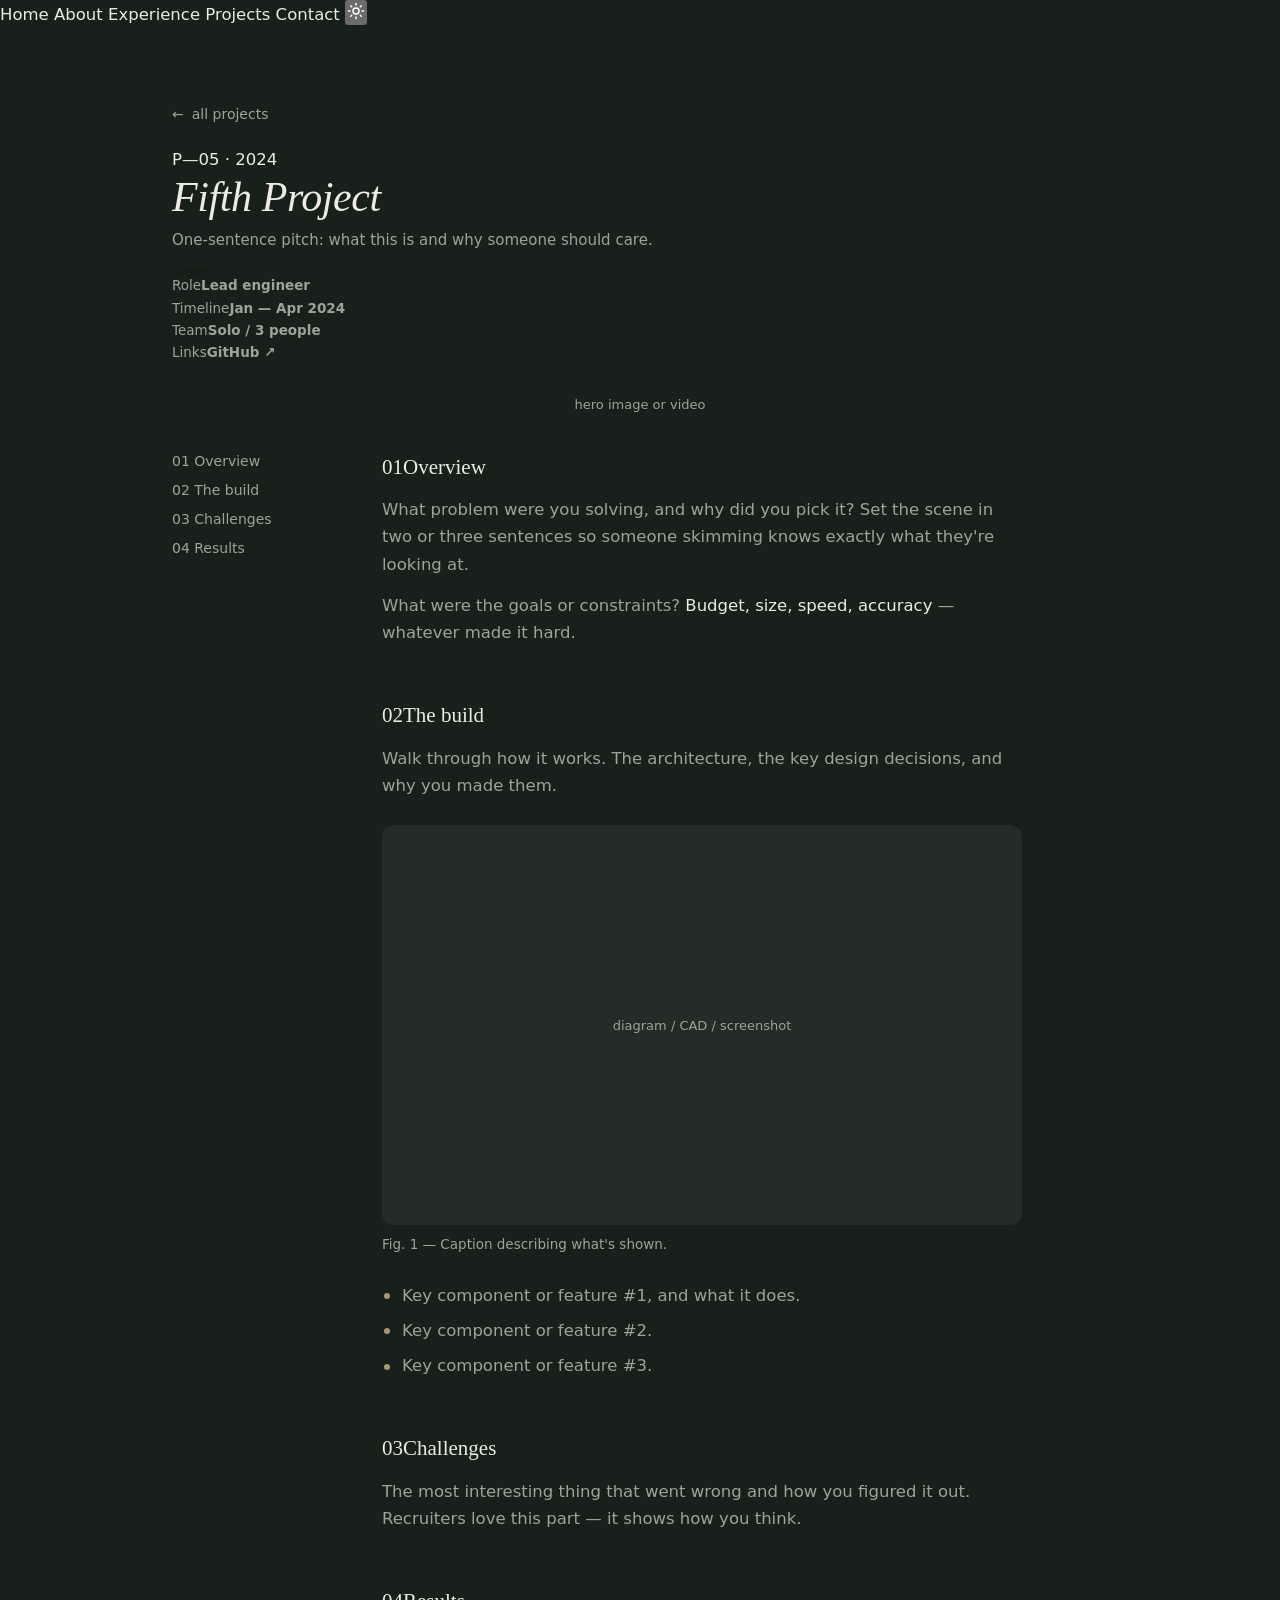
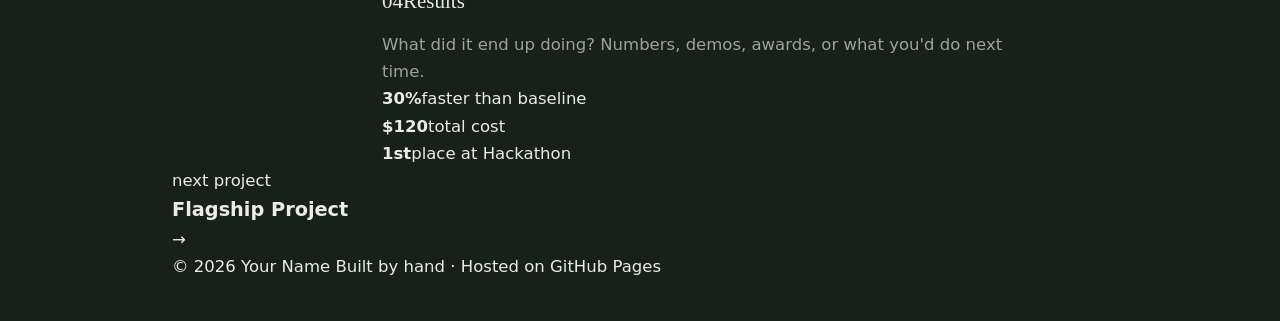
<file: project-5.html>
<!DOCTYPE html>
<html lang="en">
<head>
  <meta charset="UTF-8" />
  <meta name="viewport" content="width=device-width, initial-scale=1.0" />
  <title>Fifth Project · Your Name</title>
  <meta name="description" content="Fifth Project — a project by Your Name." />
  <link rel="preconnect" href="https://fonts.googleapis.com" />
  <link rel="preconnect" href="https://fonts.gstatic.com" crossorigin />
  <link href="https://fonts.googleapis.com/css2?family=Inter+Tight:wght@400;500;600;700&family=JetBrains+Mono:wght@400;500&display=swap" rel="stylesheet" />
  <!-- project pages live in the projects/ folder, so shared files are one level up (../) -->
  <link rel="stylesheet" href="../style.css" />
  <script>try{var t=localStorage.getItem('theme');if(t)document.documentElement.dataset.theme=t}catch(e){}</script>
</head>
<body>
  <div class="progress" id="progress"></div>
  <div class="glow" id="glow"></div>

  <nav>
    <a href="../index.html">Home</a>
    <a href="../index.html#about" class="hide-sm">About</a>
    <a href="../experience.html">Experience</a>
    <a href="../index.html#projects" class="active">Projects</a>
    <a href="../index.html#contact">Contact</a>
    <button class="theme-btn" id="themeBtn" aria-label="Toggle light/dark mode">
      <svg width="18" height="18" viewBox="0 0 24 24" fill="none" stroke="currentColor" stroke-width="2" stroke-linecap="round"><circle cx="12" cy="12" r="4"/><path d="M12 2v2M12 20v2M4.9 4.9l1.4 1.4M17.7 17.7l1.4 1.4M2 12h2M20 12h2M4.9 19.1l1.4-1.4M17.7 6.3l1.4-1.4"/></svg>
    </button>
  </nav>

  <main class="wrap">
    <!-- ============ HEADER ============ -->
    <header class="page-head">
      <a class="back" href="../index.html#projects"><span>←</span> all projects</a>
      <div class="eyebrow">P—05 · 2024</div>
      <h1><span class="line"><span>Fifth Project</span></span></h1>
      <p class="lede reveal">One-sentence pitch: what this is and why someone should care.</p>
      <div class="tags reveal" style="margin-top:22px"><span class="tag">Swift</span><span class="tag">Figma</span></div>

      <div class="meta reveal">
        <div><span class="mono">Role</span><b>Lead engineer</b></div>
        <div><span class="mono">Timeline</span><b>Jan — Apr 2024</b></div>
        <div><span class="mono">Team</span><b>Solo / 3 people</b></div>
        <div><span class="mono">Links</span><b><a href="https://github.com/yourusername" target="_blank" rel="noopener">GitHub ↗</a></b></div>
      </div>
    </header>

    <!-- ============ HERO IMAGE / VIDEO ============ -->
    <div class="hero-media reveal">
      <div class="ph mono">hero image or video</div>
      <!-- <img src="../assets/project-5/hero.jpg" alt="">
           or a demo video:
           <video src="../assets/project-5/demo.mp4" autoplay muted loop playsinline></video> -->
    </div>

    <!-- ============ WRITE-UP ============ -->
    <div class="article">
      <aside class="toc">
        <a href="#overview">01 Overview</a>
        <a href="#build">02 The build</a>
        <a href="#challenges">03 Challenges</a>
        <a href="#results">04 Results</a>
      </aside>

      <div class="prose">
        <h2 id="overview" class="reveal"><span class="n">01</span>Overview</h2>
        <p class="reveal">What problem were you solving, and why did you pick it? Set the scene in two or three sentences so someone skimming knows exactly what they're looking at.</p>
        <p class="reveal">What were the goals or constraints? <strong>Budget, size, speed, accuracy</strong> — whatever made it hard.</p>

        <h2 id="build" class="reveal"><span class="n">02</span>The build</h2>
        <p class="reveal">Walk through how it works. The architecture, the key design decisions, and why you made them.</p>
        <figure class="reveal">
          <div class="frame"><div class="ph mono">diagram / CAD / screenshot</div></div>
          <figcaption class="mono">Fig. 1 — Caption describing what's shown.</figcaption>
        </figure>
        <ul class="reveal">
          <li>Key component or feature #1, and what it does.</li>
          <li>Key component or feature #2.</li>
          <li>Key component or feature #3.</li>
        </ul>

        <h2 id="challenges" class="reveal"><span class="n">03</span>Challenges</h2>
        <p class="reveal">The most interesting thing that went wrong and how you figured it out. Recruiters love this part — it shows how you think.</p>

        <h2 id="results" class="reveal"><span class="n">04</span>Results</h2>
        <p class="reveal">What did it end up doing? Numbers, demos, awards, or what you'd do next time.</p>
        <div class="results reveal">
          <div><b>30%</b><span class="mono">faster than baseline</span></div>
          <div><b>$120</b><span class="mono">total cost</span></div>
          <div><b>1st</b><span class="mono">place at Hackathon</span></div>
        </div>
      </div>
    </div>

    <!-- ============ NEXT PROJECT ============ -->
    <a class="next-project reveal" href="project-1.html">
      <div>
        <div class="mono">next project</div>
        <h3>Flagship Project</h3>
      </div>
      <span class="arrow">→</span>
    </a>

    <footer class="mono">
      <span>© <span id="year"></span> Your Name</span>
      <span>Built by hand · Hosted on GitHub Pages</span>
    </footer>
  </main>

  <script src="../main.js"></script>
</body>
</html>
</file>
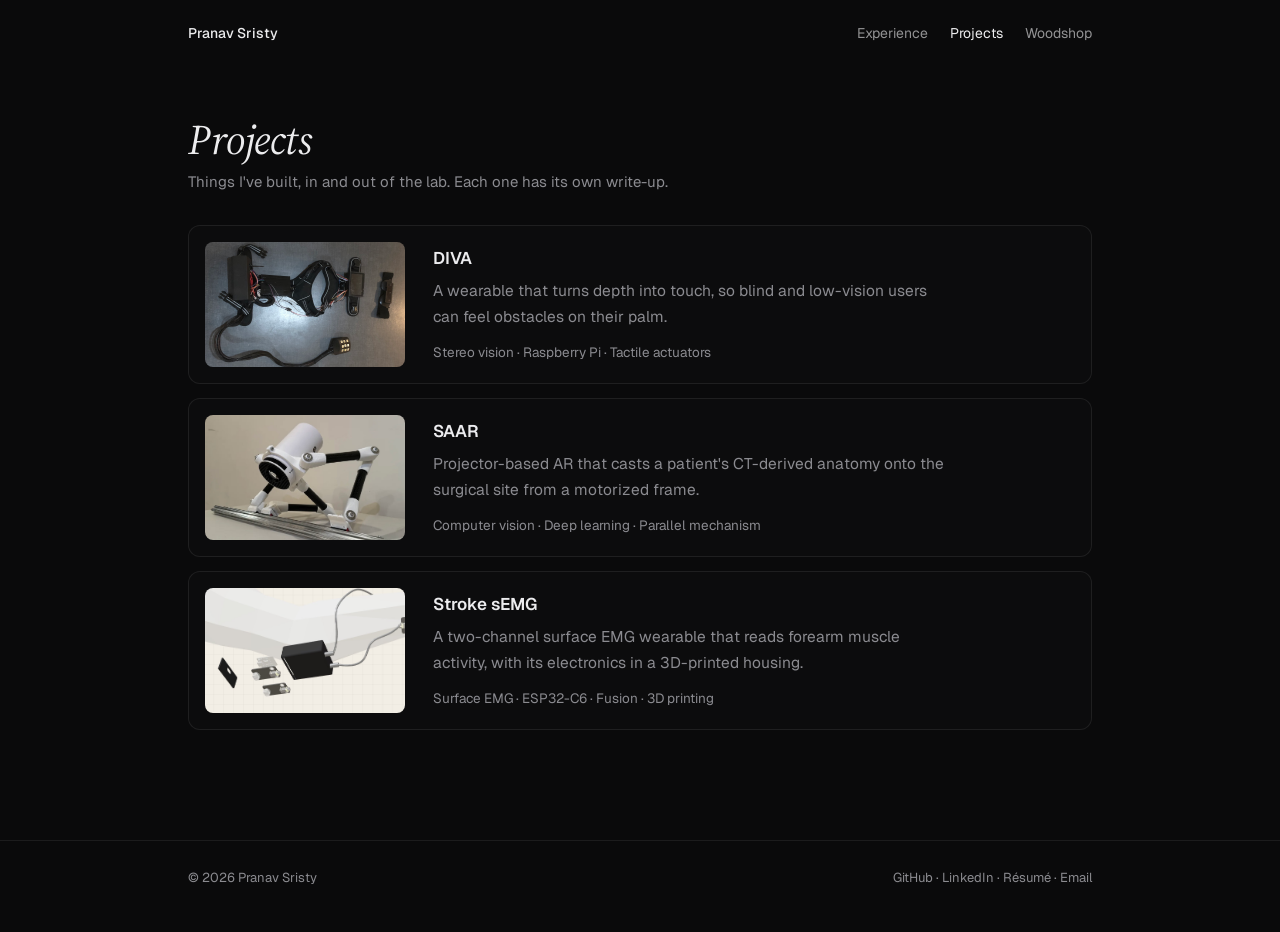
<file: projects.html>
<!DOCTYPE html>
<html lang="en">
<head>
  <meta charset="UTF-8" />
  <meta name="viewport" content="width=device-width, initial-scale=1.0" />
  <title>Projects · Pranav Sristy</title>
  <meta name="description" content="Pranav Sristy: Biomedical & Computer Engineering at Johns Hopkins. Surgical robotics, machine learning, and woodworking." />
  <link rel="preconnect" href="https://fonts.googleapis.com" />
  <link rel="preconnect" href="https://fonts.gstatic.com" crossorigin />
  <link href="https://fonts.googleapis.com/css2?family=Source+Serif+4:ital,opsz,wght@0,8..60,400;0,8..60,500;1,8..60,400&family=Geist:wght@400..600&display=swap" rel="stylesheet" />
  <link rel="stylesheet" href="style.css?v=25" />
</head>
<body class="inner">
  <header class="site-header">
    <div class="wrap">
      <a class="name" href="index.html">Pranav Sristy</a>
      <nav><a href="experience.html">Experience</a><a href="projects.html" class="active">Projects</a><a href="woodworking.html">Woodshop</a></nav>
    </div>
  </header>

  <main><div class="wrap">
    <div class="page-head">
      <h1 class="fade">Projects</h1>
      <p class="fade" style="animation-delay:.1s">Things I've built, in and out of the lab. Each one has its own write-up.</p>
    </div>
    <!-- Each card opens its own page in projects/. To add a cover image, put it in images/ and swap the placeholder for the <img> -->
    <div class="cards">
        <a class="card reveal" href="projects/diva.html">
          <div class="img"><img src="images/diva/cover.jpg" alt="The full DIVA system laid out: chest harness with the Pi and LCD, camera headband, and the tactile pad on its cable" loading="lazy"></div>
          <div class="b"><div class="top"><b>DIVA</b><span class="go">→</span></div><p>A wearable that turns depth into touch, so blind and low-vision users can feel obstacles on their palm.</p><p class="stack">Stereo vision · Raspberry Pi · Tactile actuators</p></div>
        </a>
        <a class="card reveal" href="projects/saar.html">
          <div class="img"><img src="images/saar/cover.jpg" alt="The SAAR rig: a white projector held by carbon-fibre linkage arms on a linear rail" loading="lazy"></div>
          <div class="b"><div class="top"><b>SAAR</b><span class="go">→</span></div><p>Projector-based AR that casts a patient's CT-derived anatomy onto the surgical site from a motorized frame.</p><p class="stack">Computer vision · Deep learning · Parallel mechanism</p></div>
        </a>
        <a class="card reveal" href="projects/semg.html">
          <div class="img"><img src="images/semg/cover.jpg" alt="CAD model of the sEMG armband: electrode boards on a forearm band, cabled to a small black housing with the lid and boards pulled out" loading="lazy"></div>
          <div class="b"><div class="top"><b>Stroke sEMG</b><span class="go">→</span></div><p>A two-channel surface EMG wearable that reads forearm muscle activity, with its electronics in a 3D-printed housing.</p><p class="stack">Surface EMG · ESP32-C6 · Fusion · 3D printing</p></div>
        </a>
      </div>
  </div></main>

  <footer class="site-footer">
    <div class="wrap">
      <span>© <span id="year">2026</span> Pranav Sristy</span>
      <span><a href="https://github.com/yourusername" target="_blank" rel="noopener">GitHub</a> · <a href="https://linkedin.com/in/yourusername" target="_blank" rel="noopener">LinkedIn</a> · <a href="resume.pdf" target="_blank">Résumé</a> · <a href="mailto:you@email.com">Email</a></span>
    </div>
  </footer>

  <script src="ribbon.js?v=17"></script>
  <script src="main.js?v=17"></script>
</body>
</html>
</file>
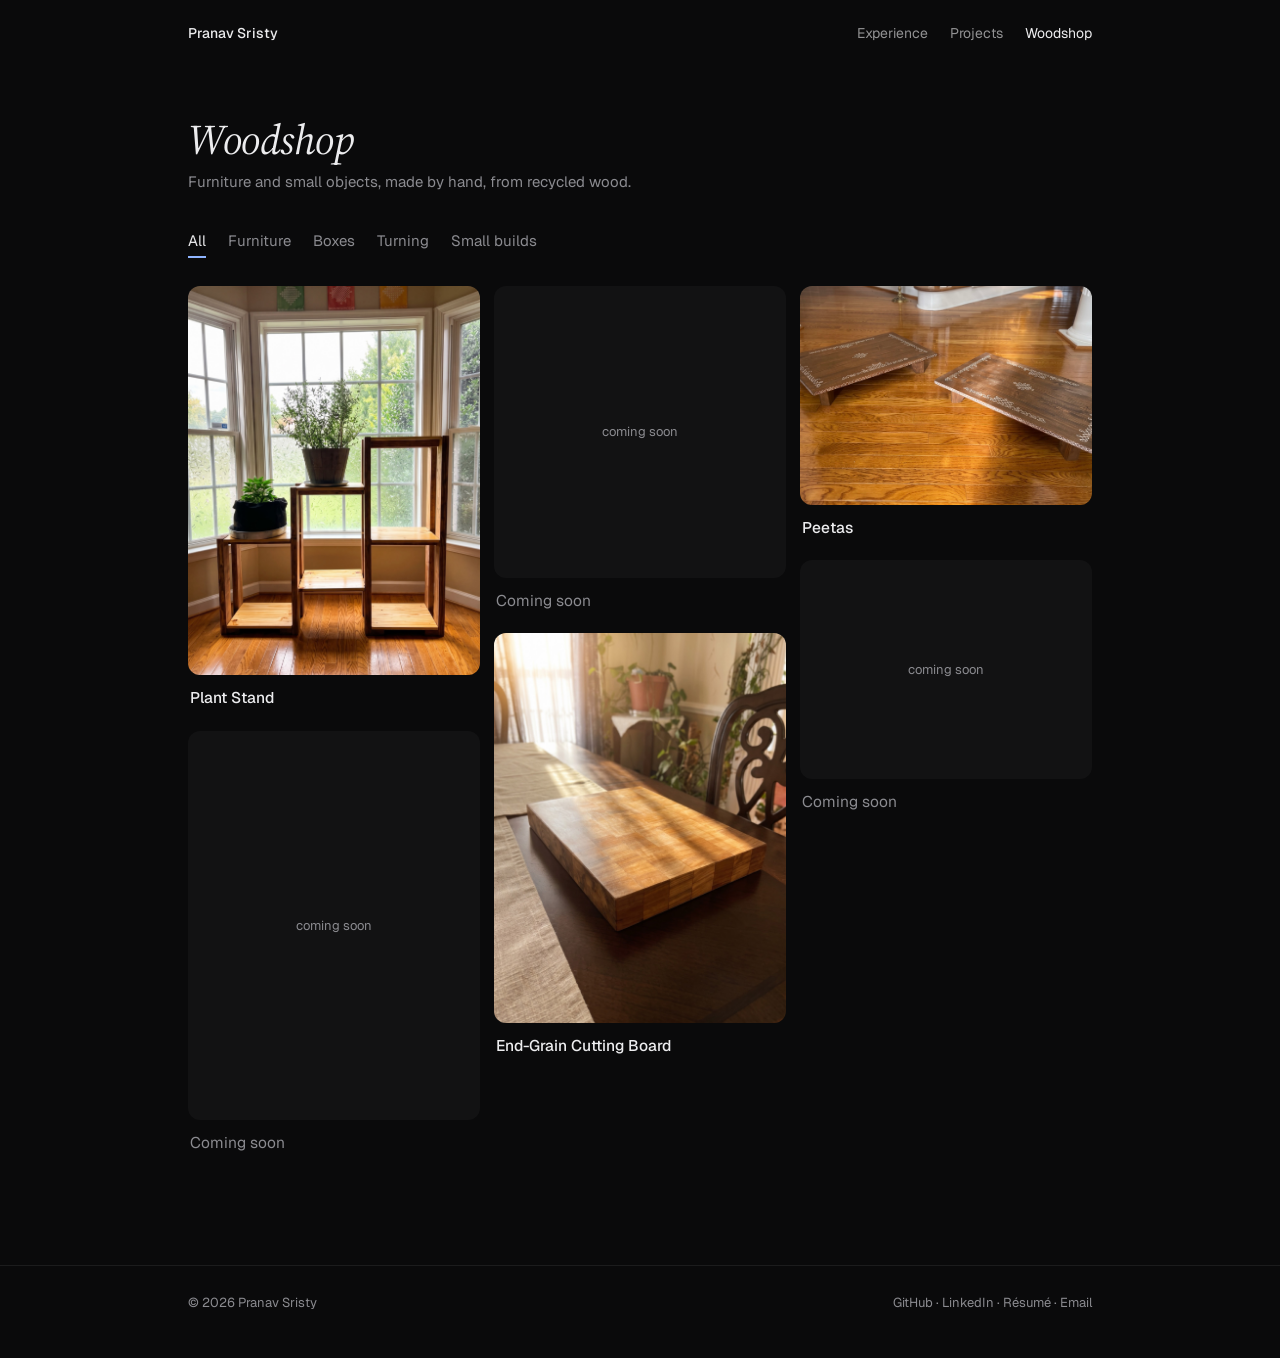
<file: woodworking.html>
<!DOCTYPE html>
<html lang="en">
<head>
  <meta charset="UTF-8" />
  <meta name="viewport" content="width=device-width, initial-scale=1.0" />
  <title>Woodshop · Pranav Sristy</title>
  <meta name="description" content="Woodworking projects by Pranav Sristy." />
  <link rel="preconnect" href="https://fonts.googleapis.com" />
  <link rel="preconnect" href="https://fonts.gstatic.com" crossorigin />
  <link href="https://fonts.googleapis.com/css2?family=Source+Serif+4:ital,opsz,wght@0,8..60,400;0,8..60,500;1,8..60,400&family=Geist:wght@400..600&display=swap" rel="stylesheet" />
  <link rel="stylesheet" href="style.css?v=28" />
</head>
<body class="inner">
  <header class="site-header">
    <div class="wrap">
      <a class="name" href="index.html">Pranav Sristy</a>
      <nav><a href="experience.html">Experience</a><a href="projects.html">Projects</a><a href="woodworking.html" class="active">Woodshop</a></nav>
    </div>
  </header>

  <main><div class="wrap">
    <div class="page-head">
      <h1 class="fade">Woodshop</h1>
      <p class="fade" style="animation-delay:.1s">Furniture and small objects, made by hand, from recycled wood.</p>
    </div>

    <!-- Each chip's data-filter must match the data-cat on the pieces below -->
    <div class="filters reveal">
      <button class="chip on" data-filter="all">All</button>
      <button class="chip" data-filter="furniture">Furniture</button>
      <button class="chip" data-filter="boxes">Boxes</button>
      <button class="chip" data-filter="turning">Turning</button>
      <button class="chip" data-filter="small">Small builds</button>
    </div>

    <!-- To add a piece, copy a <button class="piece"> block and edit its data-* fields.
         To add a photo, put it in images/woodworking/ and replace the placeholder with the <img>. -->
    <div class="gallery">
      <button class="piece reveal" data-cat="furniture" data-title="Plant Stand" data-wood="Reclaimed wood" data-finish="Stain + clear coat" data-time="~23 hours" data-note="Three open box frames at stepped heights, joined into one stand so plants can sit at different levels in a window. Built from reclaimed wood, then sanded, stained and finished.">
        <div class="img tall"><img src="images/woodworking/plant-stand.jpg" alt="A stepped wooden plant stand of open box frames in front of a bay window, holding two potted plants" loading="lazy"></div>
        <div class="info"><h3>Plant Stand</h3><span class="meta"></span></div>
      </button>
      <button class="piece reveal soon" data-cat="boxes" data-title="Coming soon" data-note="In the shop now. Photos once it's done.">
        <div class="img tall"><div class="ph">coming soon</div></div>
        <div class="info"><h3>Coming soon</h3><span class="meta"></span></div>
      </button>
      <button class="piece reveal soon" data-cat="turning" data-title="Coming soon" data-note="In the shop now. Photos once it's done.">
        <div class="img square"><div class="ph">coming soon</div></div>
        <div class="info"><h3>Coming soon</h3><span class="meta"></span></div>
      </button>
      <button class="piece reveal" data-cat="small" data-title="End-Grain Cutting Board" data-wood="Reclaimed hardwood" data-finish="Stain + food-safe finish" data-time="~14 hours" data-note="A thick end-grain butcher block, glued up from strips, crosscut and re-glued so the end grain faces up. It's easier on knife edges and hides cut marks. Sanded, stained and finished.">
        <div class="img tall"><img src="images/woodworking/cutting-board.jpg" alt="A thick end-grain cutting board on a dining table in warm window light" loading="lazy"></div>
        <div class="info"><h3>End-Grain Cutting Board</h3><span class="meta"></span></div>
      </button>
      <button class="piece reveal" data-cat="furniture" data-title="Peetas" data-wood="Reclaimed wood" data-finish="Stain + clear coat" data-time="~12 hours" data-note="A pair of peetas, the low wooden seats used in Indian homes, with traditional white patterns along the edges. Built from reclaimed wood, then sanded, stained and finished.">
        <div class="img wide-img"><img src="images/woodworking/peetas.jpg" alt="Two low wooden peetas with white patterned borders on a hardwood floor" loading="lazy"></div>
        <div class="info"><h3>Peetas</h3><span class="meta"></span></div>
      </button>
      <button class="piece reveal soon" data-cat="turning" data-title="Coming soon" data-note="In the shop now. Photos once it's done.">
        <div class="img wide-img"><div class="ph">coming soon</div></div>
        <div class="info"><h3>Coming soon</h3><span class="meta"></span></div>
      </button>
    </div>
  </div></main>

  <div class="lightbox" id="lightbox" aria-hidden="true">
    <div class="lb-inner" role="dialog" aria-modal="true" aria-labelledby="lbTitle">
      <div class="lb-media" id="lbMedia"></div>
      <div class="lb-body">
        <span class="meta" id="lbYear"></span>
        <h2 id="lbTitle"></h2>
        <p id="lbNote"></p>
        <div class="specs">
          <div><span class="meta">Wood</span><span id="lbWood"></span></div>
          <div><span class="meta">Finish</span><span id="lbFinish"></span></div>
          <div><span class="meta">Build time</span><span id="lbTime"></span></div>
        </div>
        <div class="lb-nav"><button class="lb-btn" id="lbPrev" aria-label="Previous piece">←</button><button class="lb-btn" id="lbNext" aria-label="Next piece">→</button></div>
      </div>
      <button class="lb-btn lb-close" id="lbClose" aria-label="Close">✕</button>
    </div>
  </div>

  <footer class="site-footer">
    <div class="wrap">
      <span>© <span id="year">2026</span> Pranav Sristy</span>
      <span><a href="https://github.com/yourusername" target="_blank" rel="noopener">GitHub</a> · <a href="https://linkedin.com/in/yourusername" target="_blank" rel="noopener">LinkedIn</a> · <a href="resume.pdf" target="_blank">Résumé</a> · <a href="mailto:you@email.com">Email</a></span>
    </div>
  </footer>
  <script src="ribbon.js?v=17"></script>
  <script src="main.js?v=28"></script>
</body>
</html>
</file>
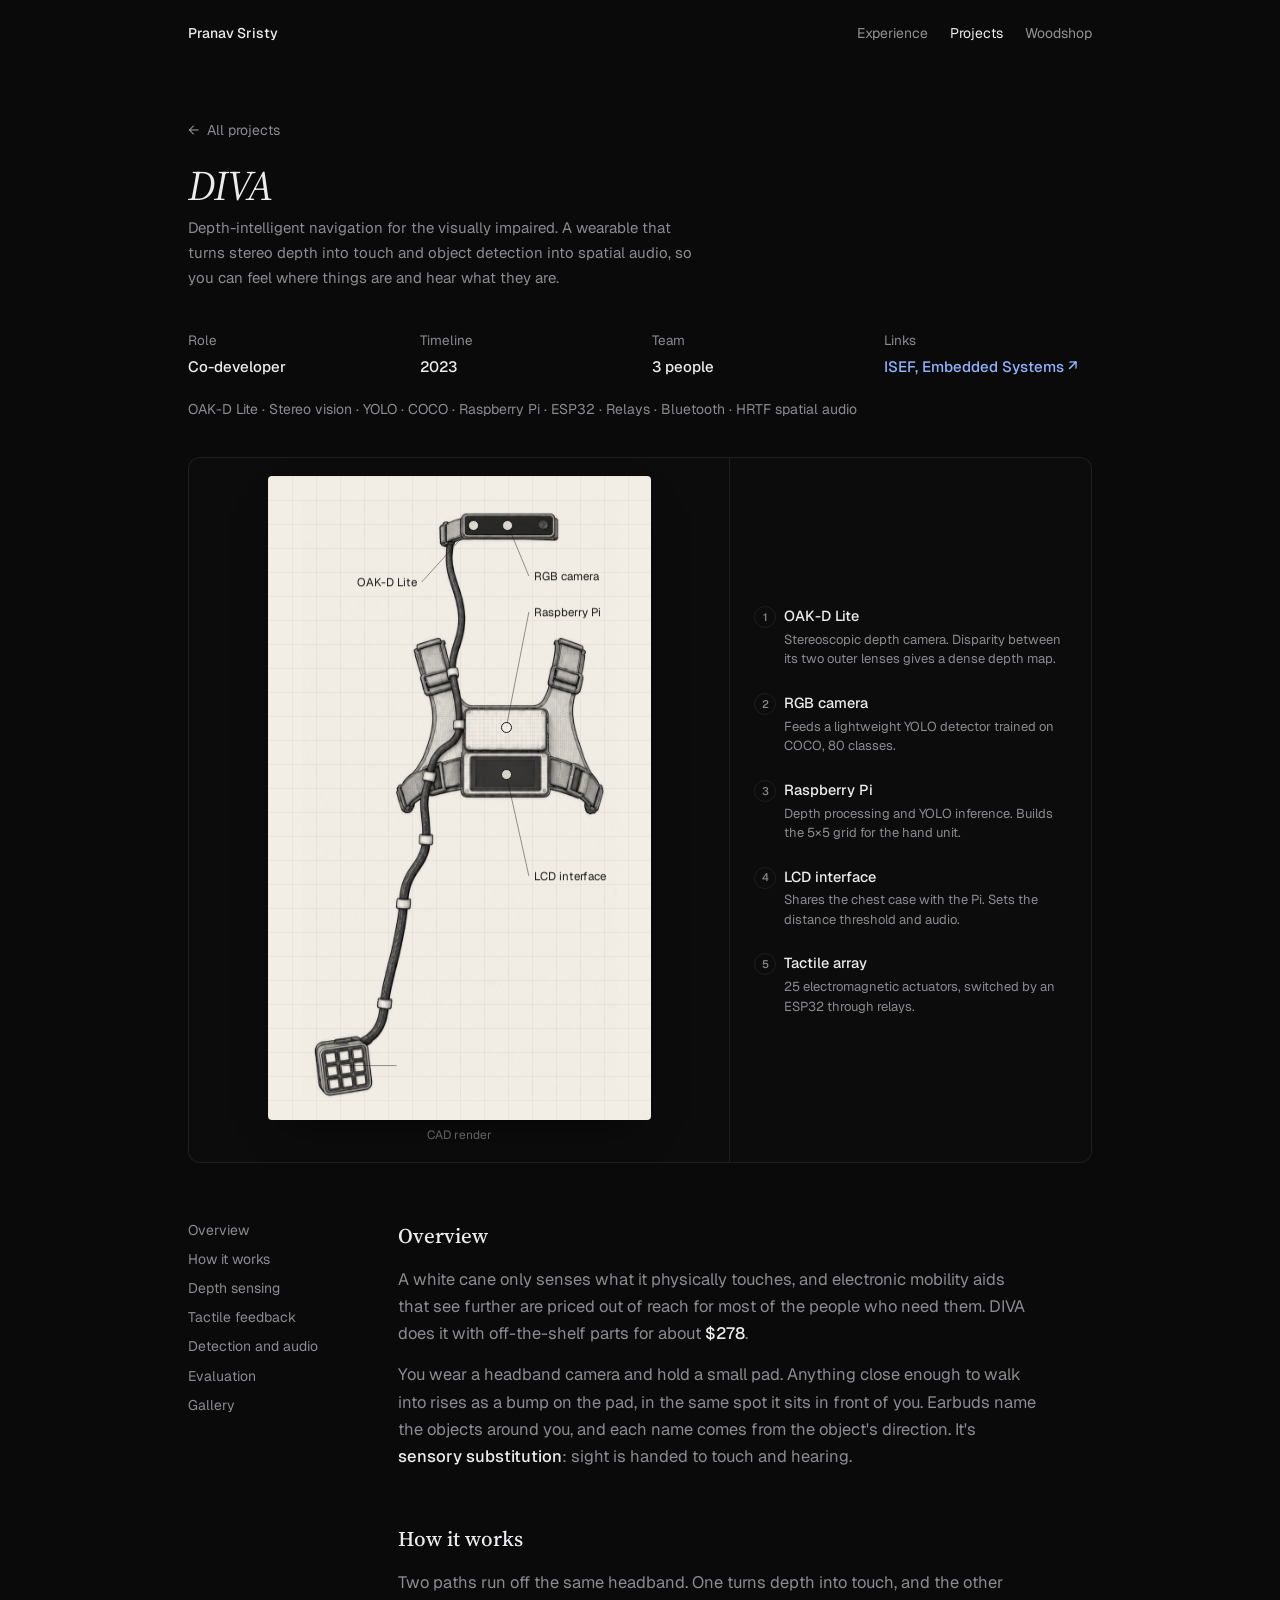
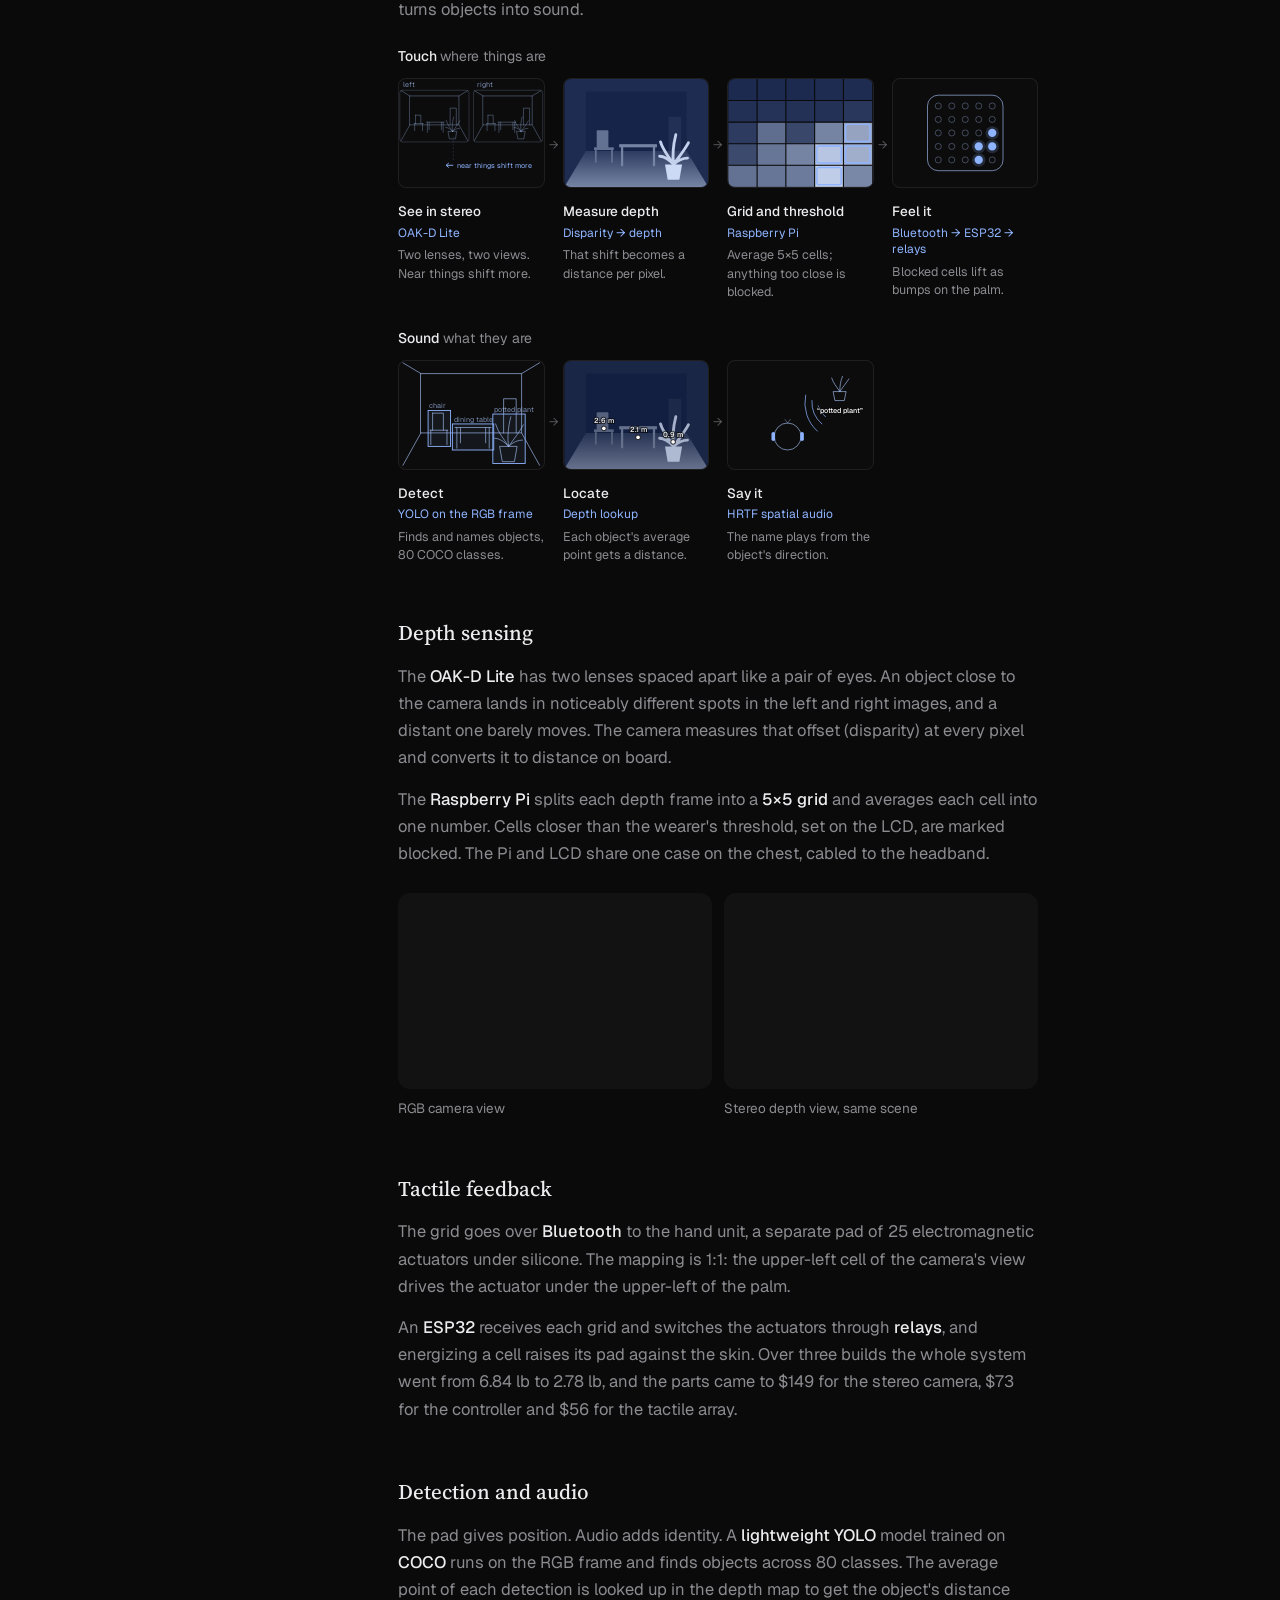
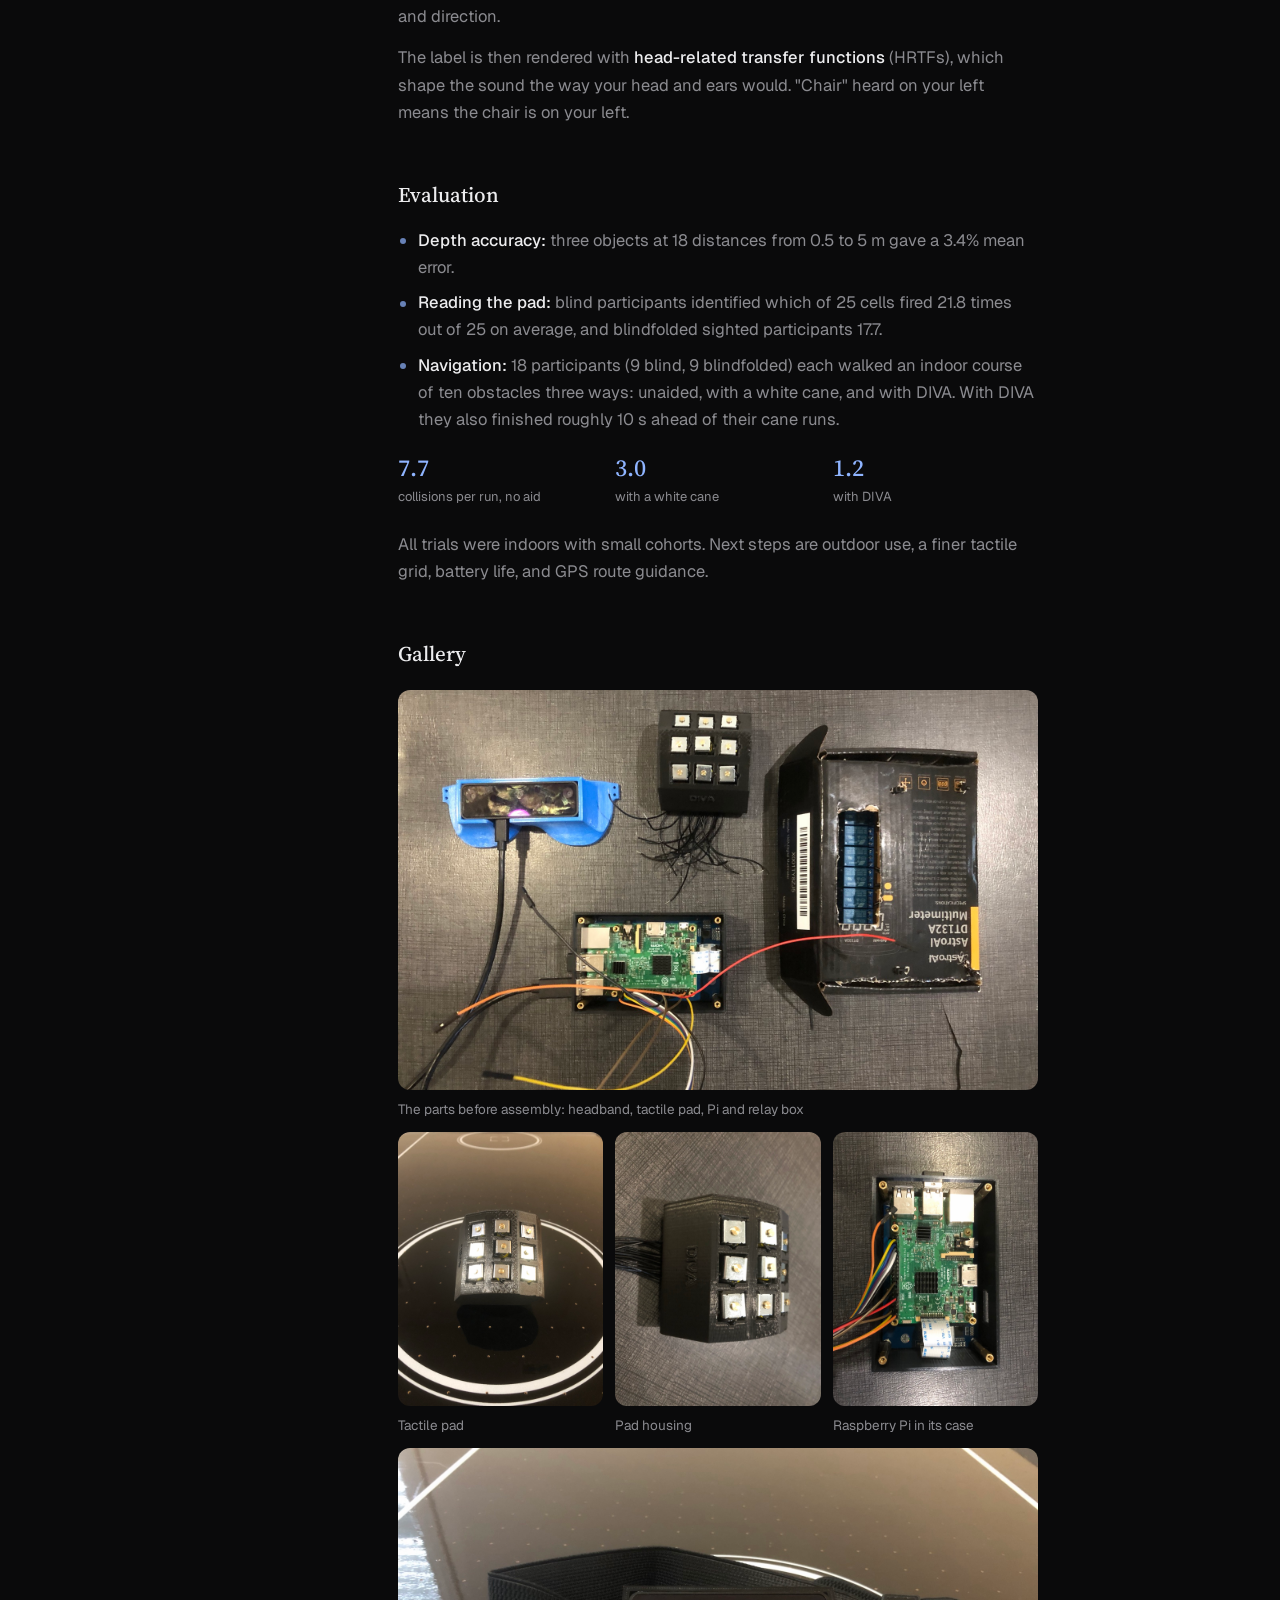
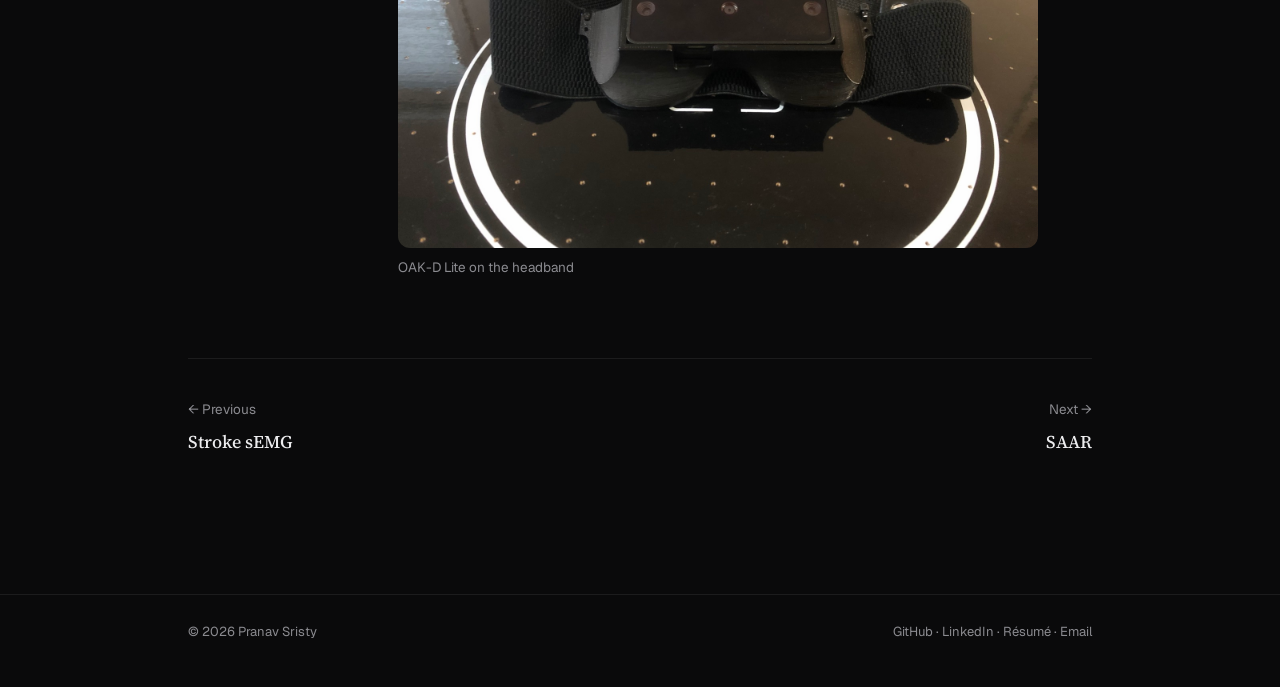
<file: projects/diva.html>
<!DOCTYPE html>
<html lang="en">
<head>
  <meta charset="UTF-8" />
  <meta name="viewport" content="width=device-width, initial-scale=1.0" />
  <title>DIVA · Pranav Sristy</title>
  <meta name="description" content="DIVA: a wearable that turns stereo depth into touch and YOLO object detection into spatial audio, so blind and low-vision users can feel and hear what's around them." />
  <link rel="preconnect" href="https://fonts.googleapis.com" />
  <link rel="preconnect" href="https://fonts.gstatic.com" crossorigin />
  <link href="https://fonts.googleapis.com/css2?family=Source+Serif+4:ital,opsz,wght@0,8..60,400;0,8..60,500;1,8..60,400&family=Geist:wght@400..600&display=swap" rel="stylesheet" />
  <link rel="stylesheet" href="../style.css?v=24" />
</head>
<body class="inner">
  <header class="site-header">
    <div class="wrap">
      <a class="name" href="../index.html">Pranav Sristy</a>
      <nav><a href="../experience.html">Experience</a><a href="../projects.html" class="active">Projects</a><a href="../woodworking.html">Woodshop</a></nav>
    </div>
  </header>

  <main><div class="wrap">
    <div class="page-head">
      <a class="back fade" href="../projects.html"><span>←</span> All projects</a>
      <h1 class="fade" style="animation-delay:.05s">DIVA</h1>
      <p class="fade" style="animation-delay:.1s">Depth-intelligent navigation for the visually impaired. A wearable that turns stereo depth into touch and object detection into spatial audio, so you can feel where things are and hear what they are.</p>
    </div>

    <!-- TODO: fill in your role and the timeline -->
    <div class="facts reveal">
      <div><span class="meta">Role</span><b>Co-developer</b></div>
      <div><span class="meta">Timeline</span><b>2023</b></div>
      <div><span class="meta">Team</span><b>3 people</b></div>
      <div><span class="meta">Links</span><b><a href="https://isef.net/project/enbm060t-depth-intelligent-navigation-for-visually-impaired" target="_blank" rel="noopener">ISEF, Embedded Systems ↗</a></b></div>
    </div>
    <p class="stack reveal">OAK-D Lite · Stereo vision · YOLO · COCO · Raspberry Pi · ESP32 · Relays · Bluetooth · HRTF spatial audio</p>

    <!-- The CAD render (rendered by Tarun Malarvasan) on a sheet of survey paper.
         Hover a dot, label or row to find a part; the sheet tilts a little toward the cursor (render-sheet.js).
         Dot positions are percentages of the image (left = x, top = y); data-lx / data-ly place its label. -->
    <section class="model reveal" aria-label="Rendered CAD model of DIVA">
      <div class="render" id="divaRender">
        <div class="sheet">
          <img src="../images/diva/render.jpg" alt="Rendered CAD model of DIVA: the camera headband, a chest harness holding the Pi and LCD case, and the tactile hand unit, all joined by one cable" width="730" height="1390">
          <button type="button" class="spot" data-part="stereo" style="left:54.4%;top:4.5%" data-lx="38" data-ly="14" aria-label="OAK-D Lite"></button>
          <button type="button" class="spot" data-part="rgb" style="left:65.3%;top:4.5%" data-lx="72" data-ly="13" aria-label="RGB camera"></button>
          <button type="button" class="spot" data-part="pi" style="left:64.8%;top:38.3%" data-lx="72" data-ly="19" aria-label="Raspberry Pi"></button>
          <button type="button" class="spot" data-part="lcd" style="left:64.8%;top:46%" data-lx="72" data-ly="63" aria-label="LCD interface"></button>
          <button type="button" class="spot" data-part="hand" style="left:13%;top:94.6%" data-lx="30" data-ly="94.6" aria-label="Tactile array"></button>
        </div>
        <span class="render-credit">CAD render</span>
      </div>
      <ol class="model-parts" id="divaParts">
        <li data-part="stereo"><b>OAK-D Lite</b><span>Stereoscopic depth camera. Disparity between its two outer lenses gives a dense depth map.</span></li>
        <li data-part="rgb"><b>RGB camera</b><span>Feeds a lightweight YOLO detector trained on COCO, 80 classes.</span></li>
        <li data-part="pi"><b>Raspberry Pi</b><span>Depth processing and YOLO inference. Builds the 5×5 grid for the hand unit.</span></li>
        <li data-part="lcd"><b>LCD interface</b><span>Shares the chest case with the Pi. Sets the distance threshold and audio.</span></li>
        <li data-part="hand"><b>Tactile array</b><span>25 electromagnetic actuators, switched by an ESP32 through relays.</span></li>
      </ol>
    </section>

    <div class="article">
      <aside class="toc">
        <a href="#overview">Overview</a>
        <a href="#how">How it works</a>
        <a href="#depth">Depth sensing</a>
        <a href="#tactile">Tactile feedback</a>
        <a href="#detection">Detection and audio</a>
        <a href="#evaluation">Evaluation</a>
        <a href="#gallery">Gallery</a>
      </aside>

      <div class="prose">
        <h2 id="overview" class="reveal">Overview</h2>
        <p class="reveal">A white cane only senses what it physically touches, and electronic mobility aids that see further are priced out of reach for most of the people who need them. DIVA does it with off-the-shelf parts for about <strong>$278</strong>.</p>
        <p class="reveal">You wear a headband camera and hold a small pad. Anything close enough to walk into rises as a bump on the pad, in the same spot it sits in front of you. Earbuds name the objects around you, and each name comes from the object's direction. It's <strong>sensory substitution</strong>: sight is handed to touch and hearing.</p>

        <h2 id="how" class="reveal">How it works</h2>
        <p class="reveal">Two paths run off the same headband. One turns depth into touch, and the other turns objects into sound.</p>
        <!-- the pipeline, step by step; the same room in every picture (generated by flow_gen.py) -->
        <div class="flow reveal">
          <div class="flow-row">
            <h3>Touch <span>where things are</span></h3>
            <ol>
              <li class="step"><div class="art"><svg viewBox="0 0 160 120" role="img" aria-label="Left and right camera views; the near plant shifts the most"><rect x=".5" y="12.5" width="77" height="57.5" rx="3" fill="none" stroke="currentColor" stroke-opacity=".3"/><rect x="82.5" y="12.5" width="77" height="57.5" rx="3" fill="none" stroke="currentColor" stroke-opacity=".3"/>
<svg x="0" y="12" width="78" height="58.5" viewBox="0 0 160 120"><g fill="none" stroke="currentColor" stroke-width="1" stroke-linecap="round" stroke-linejoin="round">
<g transform="translate(0 0)"><path d="M24 14H136V80H24Z M24 80L4 116 M136 80L156 116 M24 14L4 2 M136 14L156 2 M116 80V42H130V80"/></g>
<g transform="translate(0 0)"><path d="M37 58V77 M34 77H54 M35 77V93 M53 77V93 M37 58H49V77"/></g>
<g transform="translate(0 0)"><path d="M62 74H102 M64 74V97 M100 74V97 M68 74V91 M96 74V91"/></g>
<g transform="translate(0 0)"><path d="M112 95H131L128 112H115Z M121.5 95C116 86 110 80 107 70 M121.5 95C120 84 121 74 124 62 M121.5 95C128 86 133 80 138 71 M121.5 95C116 89 111 86 106 86 M121.5 95C127 90 132 88 137 88"/></g></g></svg><svg x="82" y="12" width="78" height="58.5" viewBox="0 0 160 120"><g fill="none" stroke="currentColor" stroke-width="1" stroke-linecap="round" stroke-linejoin="round">
<g transform="translate(-1 0)"><path d="M24 14H136V80H24Z M24 80L4 116 M136 80L156 116 M24 14L4 2 M136 14L156 2 M116 80V42H130V80"/></g>
<g transform="translate(-3 0)"><path d="M37 58V77 M34 77H54 M35 77V93 M53 77V93 M37 58H49V77"/></g>
<g transform="translate(-5 0)"><path d="M62 74H102 M64 74V97 M100 74V97 M68 74V91 M96 74V91"/></g>
<g transform="translate(-12 0)"><path d="M112 95H131L128 112H115Z M121.5 95C116 86 110 80 107 70 M121.5 95C120 84 121 74 124 62 M121.5 95C128 86 133 80 138 71 M121.5 95C116 89 111 86 106 86 M121.5 95C127 90 132 88 137 88"/></g></g></svg><text x="4" y="9" class="lbl">left</text><text x="86" y="9" class="lbl">right</text>
<g class="shift"><path d="M60 96H52 M52 96l3 -2.5 M52 96l3 2.5"/><text x="64" y="99" class="lbl">near things shift more</text></g>
<path d="M60 64 L60 90" stroke="currentColor" stroke-opacity=".25" stroke-dasharray="2 2"/></svg></div><b>See in stereo</b><span class="tech">OAK-D Lite</span><span>Two lenses, two views. Near things shift more.</span></li>
              <li class="step"><div class="art"><svg viewBox="0 0 160 120" role="img" aria-label="Depth map: the plant is brightest because it is nearest"><g><defs><linearGradient id="floorG" x1="0" y1="0" x2="0" y2="1"><stop offset="0" stop-color="#2d3b60"/><stop offset="1" stop-color="#7684a4"/></linearGradient></defs>
<rect width="160" height="120" fill="#1e2c51"/><path d="M24 80H136L160 120H0Z" fill="url(#floorG)"/><rect x="24" y="14" width="112" height="66" fill="#16244a"/>
<rect x="116" y="42" width="14" height="38" fill="#223055"/>
<g fill="#637192"><rect x="36" y="57" width="13" height="20" rx="1"/><rect x="33" y="76" width="22" height="3"/><rect x="34" y="78" width="2" height="15"/><rect x="52" y="78" width="2" height="15"/></g>
<g fill="#7684a4"><rect x="61" y="72.5" width="42" height="3.5"/><rect x="63" y="75" width="2.5" height="22"/><rect x="98.5" y="75" width="2.5" height="22"/></g>
<g fill="none" stroke="#c3d1ed" stroke-width="3.2" stroke-linecap="round"><path d="M121.5 95C116 86 110 80 107 70 M121.5 95C120 84 121 74 124 62 M121.5 95C128 86 133 80 138 71 M121.5 95C116 89 111 86 106 86 M121.5 95C127 90 132 88 137 88"/></g>
<path d="M112 95H131L128 112H115Z" fill="#ccdaf6"/></g></svg></div><b>Measure depth</b><span class="tech">Disparity → depth</span><span>That shift becomes a distance per pixel.</span></li>
              <li class="step"><div class="art"><svg viewBox="0 0 160 120" role="img" aria-label="Depth averaged into a 5 by 5 grid, near cells outlined as blocked"><rect x="0" y="0" width="32" height="24" fill="#1c2a4f"/><rect x="32" y="0" width="32" height="24" fill="#1c2a4f"/><rect x="64" y="0" width="32" height="24" fill="#1c2a4f"/><rect x="96" y="0" width="32" height="24" fill="#1e2c51"/><rect x="128" y="0" width="32" height="24" fill="#1e2c51"/><rect x="0" y="24" width="32" height="24" fill="#223055"/><rect x="32" y="24" width="32" height="24" fill="#253358"/><rect x="64" y="24" width="32" height="24" fill="#233157"/><rect x="96" y="24" width="32" height="24" fill="#233157"/><rect x="128" y="24" width="32" height="24" fill="#29375c"/><rect x="0" y="48" width="32" height="24" fill="#2d3b60"/><rect x="32" y="48" width="32" height="24" fill="#5f6d8f"/><rect x="64" y="48" width="32" height="24" fill="#39476b"/><rect x="96" y="48" width="32" height="24" fill="#7684a4"/><rect x="128" y="48" width="32" height="24" fill="#95a3c1"/><rect x="130.5" y="50.5" width="27" height="19" rx="2" fill="none" class="hot-line"/><rect x="0" y="72" width="32" height="24" fill="#3c4a6e"/><rect x="32" y="72" width="32" height="24" fill="#677596"/><rect x="64" y="72" width="32" height="24" fill="#7684a4"/><rect x="96" y="72" width="32" height="24" fill="#b7c5e2"/><rect x="98.5" y="74.5" width="27" height="19" rx="2" fill="none" class="hot-line"/><rect x="128" y="72" width="32" height="24" fill="#a0aecc"/><rect x="130.5" y="74.5" width="27" height="19" rx="2" fill="none" class="hot-line"/><rect x="0" y="96" width="32" height="24" fill="#637192"/><rect x="32" y="96" width="32" height="24" fill="#677596"/><rect x="64" y="96" width="32" height="24" fill="#6c7a9b"/><rect x="96" y="96" width="32" height="24" fill="#bfcde9"/><rect x="98.5" y="98.5" width="27" height="19" rx="2" fill="none" class="hot-line"/><rect x="128" y="96" width="32" height="24" fill="#7a88a8"/><g stroke="#0a0a0b" stroke-width="1.2"><path d="M32 0V120"/><path d="M64 0V120"/><path d="M96 0V120"/><path d="M128 0V120"/><path d="M0 24H160"/><path d="M0 48H160"/><path d="M0 72H160"/><path d="M0 96H160"/></g></svg></div><b>Grid and threshold</b><span class="tech">Raspberry Pi</span><span>Average 5×5 cells; anything too close is blocked.</span></li>
              <li class="step"><div class="art"><svg viewBox="0 0 160 120" role="img" aria-label="Tactile array with the blocked cells raised"><rect x="38" y="18" width="84" height="84" rx="12" fill="none" stroke="currentColor"/><circle cx="50" cy="30" r="3.4" fill="none" stroke="currentColor" stroke-opacity=".5"/><circle cx="65" cy="30" r="3.4" fill="none" stroke="currentColor" stroke-opacity=".5"/><circle cx="80" cy="30" r="3.4" fill="none" stroke="currentColor" stroke-opacity=".5"/><circle cx="95" cy="30" r="3.4" fill="none" stroke="currentColor" stroke-opacity=".5"/><circle cx="110" cy="30" r="3.4" fill="none" stroke="currentColor" stroke-opacity=".5"/><circle cx="50" cy="45" r="3.4" fill="none" stroke="currentColor" stroke-opacity=".5"/><circle cx="65" cy="45" r="3.4" fill="none" stroke="currentColor" stroke-opacity=".5"/><circle cx="80" cy="45" r="3.4" fill="none" stroke="currentColor" stroke-opacity=".5"/><circle cx="95" cy="45" r="3.4" fill="none" stroke="currentColor" stroke-opacity=".5"/><circle cx="110" cy="45" r="3.4" fill="none" stroke="currentColor" stroke-opacity=".5"/><circle cx="50" cy="60" r="3.4" fill="none" stroke="currentColor" stroke-opacity=".5"/><circle cx="65" cy="60" r="3.4" fill="none" stroke="currentColor" stroke-opacity=".5"/><circle cx="80" cy="60" r="3.4" fill="none" stroke="currentColor" stroke-opacity=".5"/><circle cx="95" cy="60" r="3.4" fill="none" stroke="currentColor" stroke-opacity=".5"/><circle cx="110" cy="60" r="7.5" class="hot-ring"/><circle cx="110" cy="60" r="4.6" class="hot"/><circle cx="50" cy="75" r="3.4" fill="none" stroke="currentColor" stroke-opacity=".5"/><circle cx="65" cy="75" r="3.4" fill="none" stroke="currentColor" stroke-opacity=".5"/><circle cx="80" cy="75" r="3.4" fill="none" stroke="currentColor" stroke-opacity=".5"/><circle cx="95" cy="75" r="7.5" class="hot-ring"/><circle cx="95" cy="75" r="4.6" class="hot"/><circle cx="110" cy="75" r="7.5" class="hot-ring"/><circle cx="110" cy="75" r="4.6" class="hot"/><circle cx="50" cy="90" r="3.4" fill="none" stroke="currentColor" stroke-opacity=".5"/><circle cx="65" cy="90" r="3.4" fill="none" stroke="currentColor" stroke-opacity=".5"/><circle cx="80" cy="90" r="3.4" fill="none" stroke="currentColor" stroke-opacity=".5"/><circle cx="95" cy="90" r="7.5" class="hot-ring"/><circle cx="95" cy="90" r="4.6" class="hot"/><circle cx="110" cy="90" r="3.4" fill="none" stroke="currentColor" stroke-opacity=".5"/></svg></div><b>Feel it</b><span class="tech">Bluetooth → ESP32 → relays</span><span>Blocked cells lift as bumps on the palm.</span></li>
            </ol>
          </div>
          <div class="flow-row">
            <h3>Sound <span>what they are</span></h3>
            <ol>
              <li class="step"><div class="art"><svg viewBox="0 0 160 120" role="img" aria-label="Bounding boxes around the chair, table and plant"><g fill="none" stroke="currentColor" stroke-width="1" stroke-linecap="round" stroke-linejoin="round">
<g transform="translate(0 0)"><path d="M24 14H136V80H24Z M24 80L4 116 M136 80L156 116 M24 14L4 2 M136 14L156 2 M116 80V42H130V80"/></g>
<g transform="translate(0 0)"><path d="M37 58V77 M34 77H54 M35 77V93 M53 77V93 M37 58H49V77"/></g>
<g transform="translate(0 0)"><path d="M62 74H102 M64 74V97 M100 74V97 M68 74V91 M96 74V91"/></g>
<g transform="translate(0 0)"><path d="M112 95H131L128 112H115Z M121.5 95C116 86 110 80 107 70 M121.5 95C120 84 121 74 124 62 M121.5 95C128 86 133 80 138 71 M121.5 95C116 89 111 86 106 86 M121.5 95C127 90 132 88 137 88"/></g></g><rect x="32" y="55" width="25" height="40" class="box"/><text x="33.5" y="52.5" class="lbl">chair</text><rect x="59" y="70" width="46" height="29" class="box"/><text x="60.5" y="67.5" class="lbl">dining table</text><rect x="104" y="59" width="36" height="55" class="box"/><text x="105.5" y="56.5" class="lbl">potted plant</text></svg></div><b>Detect</b><span class="tech">YOLO on the RGB frame</span><span>Finds and names objects, 80 COCO classes.</span></li>
              <li class="step"><div class="art"><svg viewBox="0 0 160 120" role="img" aria-label="Each object tagged with its distance"><g opacity="0.85"><defs><linearGradient id="floorG" x1="0" y1="0" x2="0" y2="1"><stop offset="0" stop-color="#2d3b60"/><stop offset="1" stop-color="#7684a4"/></linearGradient></defs>
<rect width="160" height="120" fill="#1e2c51"/><path d="M24 80H136L160 120H0Z" fill="url(#floorG)"/><rect x="24" y="14" width="112" height="66" fill="#16244a"/>
<rect x="116" y="42" width="14" height="38" fill="#223055"/>
<g fill="#637192"><rect x="36" y="57" width="13" height="20" rx="1"/><rect x="33" y="76" width="22" height="3"/><rect x="34" y="78" width="2" height="15"/><rect x="52" y="78" width="2" height="15"/></g>
<g fill="#7684a4"><rect x="61" y="72.5" width="42" height="3.5"/><rect x="63" y="75" width="2.5" height="22"/><rect x="98.5" y="75" width="2.5" height="22"/></g>
<g fill="none" stroke="#c3d1ed" stroke-width="3.2" stroke-linecap="round"><path d="M121.5 95C116 86 110 80 107 70 M121.5 95C120 84 121 74 124 62 M121.5 95C128 86 133 80 138 71 M121.5 95C116 89 111 86 106 86 M121.5 95C127 90 132 88 137 88"/></g>
<path d="M112 95H131L128 112H115Z" fill="#ccdaf6"/></g><circle cx="44" cy="75" r="2.6" class="dot"/><text x="44" y="69" text-anchor="middle" class="lbl strong">2.6 m</text><circle cx="82" cy="85" r="2.6" class="dot"/><text x="82" y="79" text-anchor="middle" class="lbl strong">2.1 m</text><circle cx="121" cy="90" r="2.6" class="dot"/><text x="121" y="84" text-anchor="middle" class="lbl strong">0.9 m</text></svg></div><b>Locate</b><span class="tech">Depth lookup</span><span>Each object's average point gets a distance.</span></li>
              <li class="step"><div class="art"><svg viewBox="0 0 160 120" role="img" aria-label="The label is heard from the plant's direction"><g fill="none" stroke="currentColor" stroke-linecap="round">
<circle cx="66" cy="84" r="15"/><path d="M66 69l-3 -4 M66 69l3 -4" stroke-opacity=".6"/>
<rect x="48" y="79" width="4" height="10" rx="2" class="hotfill"/><rect x="80" y="79" width="4" height="10" rx="2" class="hotfill"/>
<g transform="translate(124 30)"><path d="M-7 4H7L5 14H-5Z"/><path d="M0 4C-4 -2 -7 -5 -9 -11 M0 4C0 -3 1 -8 3 -13 M0 4C4 -2 7 -5 10 -10"/></g>
<g class="wave"><path d="M100 50 A 22 22 0 0 0 108 62"/><path d="M93 44 A 32 32 0 0 0 104 70"/><path d="M86 38 A 42 42 0 0 0 99 78"/></g>
</g><text x="124" y="58" text-anchor="middle" class="lbl strong">“potted plant”</text></svg></div><b>Say it</b><span class="tech">HRTF spatial audio</span><span>The name plays from the object's direction.</span></li>
            </ol>
          </div>
        </div>


        <h2 id="depth" class="reveal">Depth sensing</h2>
        <p class="reveal">The <strong>OAK-D Lite</strong> has two lenses spaced apart like a pair of eyes. An object close to the camera lands in noticeably different spots in the left and right images, and a distant one barely moves. The camera measures that offset (disparity) at every pixel and converts it to distance on board.</p>
        <p class="reveal">The <strong>Raspberry Pi</strong> splits each depth frame into a <strong>5×5 grid</strong> and averages each cell into one number. Cells closer than the wearer's threshold, set on the LCD, are marked blocked. The Pi and LCD share one case on the chest, cabled to the headband.</p>
        <!-- The two camera clips: silent and looping -->
        <div class="duo clips reveal">
          <figure><div class="frame"><video src="../images/diva/rgb_view.mp4" autoplay muted loop playsinline preload="metadata" aria-label="RGB camera view of a room"></video></div><figcaption>RGB camera view</figcaption></figure>
          <figure><div class="frame"><video src="../images/diva/stereo_view.mp4" autoplay muted loop playsinline preload="metadata" aria-label="Stereo depth view of the same room, with distance readouts per grid cell"></video></div><figcaption>Stereo depth view, same scene</figcaption></figure>
        </div>

        <h2 id="tactile" class="reveal">Tactile feedback</h2>
        <p class="reveal">The grid goes over <strong>Bluetooth</strong> to the hand unit, a separate pad of 25 electromagnetic actuators under silicone. The mapping is 1:1: the upper-left cell of the camera's view drives the actuator under the upper-left of the palm.</p>
        <p class="reveal">An <strong>ESP32</strong> receives each grid and switches the actuators through <strong>relays</strong>, and energizing a cell raises its pad against the skin. Over three builds the whole system went from 6.84 lb to 2.78 lb, and the parts came to $149 for the stereo camera, $73 for the controller and $56 for the tactile array.</p>

        <h2 id="detection" class="reveal">Detection and audio</h2>
        <p class="reveal">The pad gives position. Audio adds identity. A <strong>lightweight YOLO</strong> model trained on <strong>COCO</strong> runs on the RGB frame and finds objects across 80 classes. The average point of each detection is looked up in the depth map to get the object's distance and direction.</p>
        <p class="reveal">The label is then rendered with <strong>head-related transfer functions</strong> (HRTFs), which shape the sound the way your head and ears would. "Chair" heard on your left means the chair is on your left.</p>

        <h2 id="evaluation" class="reveal">Evaluation</h2>
        <ul class="reveal">
          <li><strong>Depth accuracy:</strong> three objects at 18 distances from 0.5 to 5 m gave a 3.4% mean error.</li>
          <li><strong>Reading the pad:</strong> blind participants identified which of 25 cells fired 21.8 times out of 25 on average, and blindfolded sighted participants 17.7.</li>
          <li><strong>Navigation:</strong> 18 participants (9 blind, 9 blindfolded) each walked an indoor course of ten obstacles three ways: unaided, with a white cane, and with DIVA. With DIVA they also finished roughly 10 s ahead of their cane runs.</li>
        </ul>
        <div class="stats reveal">
          <div><b>7.7</b><span>collisions per run, no aid</span></div>
          <div><b>3.0</b><span>with a white cane</span></div>
          <div><b>1.2</b><span>with DIVA</span></div>
        </div>
        <p class="reveal">All trials were indoors with small cohorts. Next steps are outdoor use, a finer tactile grid, battery life, and GPS route guidance.</p>

        <h2 id="gallery" class="reveal">Gallery</h2>
        <div class="gallery-grid reveal">
          <figure class="wide"><div class="frame"><img src="../images/diva/components.jpg" alt="DIVA's parts laid out: the camera headband, the tactile pad, the Raspberry Pi board and the relay box" loading="lazy"></div><figcaption>The parts before assembly: headband, tactile pad, Pi and relay box</figcaption></figure>
          <figure><div class="frame tall"><img src="../images/diva/tactile-pad.jpg" alt="The 3D-printed tactile pad with its grid of actuator cells" loading="lazy"></div><figcaption>Tactile pad</figcaption></figure>
          <figure><div class="frame tall"><img src="../images/diva/tactile-pad-side.jpg" alt="Side of the tactile pad, with DIVA printed on the housing" loading="lazy"></div><figcaption>Pad housing</figcaption></figure>
          <figure><div class="frame tall"><img src="../images/diva/pi-case.jpg" alt="Raspberry Pi wired inside its case" loading="lazy"></div><figcaption>Raspberry Pi in its case</figcaption></figure>
          <figure class="wide"><div class="frame"><img src="../images/diva/headband.jpg" alt="The OAK-D Lite mounted on an elastic headband" loading="lazy"></div><figcaption>OAK-D Lite on the headband</figcaption></figure>
        </div>
      </div>
    </div>

    <nav class="pager reveal" aria-label="More projects">
      <a href="semg.html"><span class="meta">← Previous</span><b>Stroke sEMG</b></a>
      <a href="saar.html"><span class="meta">Next →</span><b>SAAR</b></a>
    </nav>
  </div></main>

  <footer class="site-footer">
    <div class="wrap">
      <span>© <span id="year">2026</span> Pranav Sristy</span>
      <span><a href="https://github.com/yourusername" target="_blank" rel="noopener">GitHub</a> · <a href="https://linkedin.com/in/yourusername" target="_blank" rel="noopener">LinkedIn</a> · <a href="../resume.pdf" target="_blank">Résumé</a> · <a href="mailto:you@email.com">Email</a></span>
    </div>
  </footer>
  <script src="../ribbon.js?v=24"></script>
  <script src="../main.js?v=24"></script>
  <script src="render-sheet.js?v=24"></script>
</body>
</html>
</file>
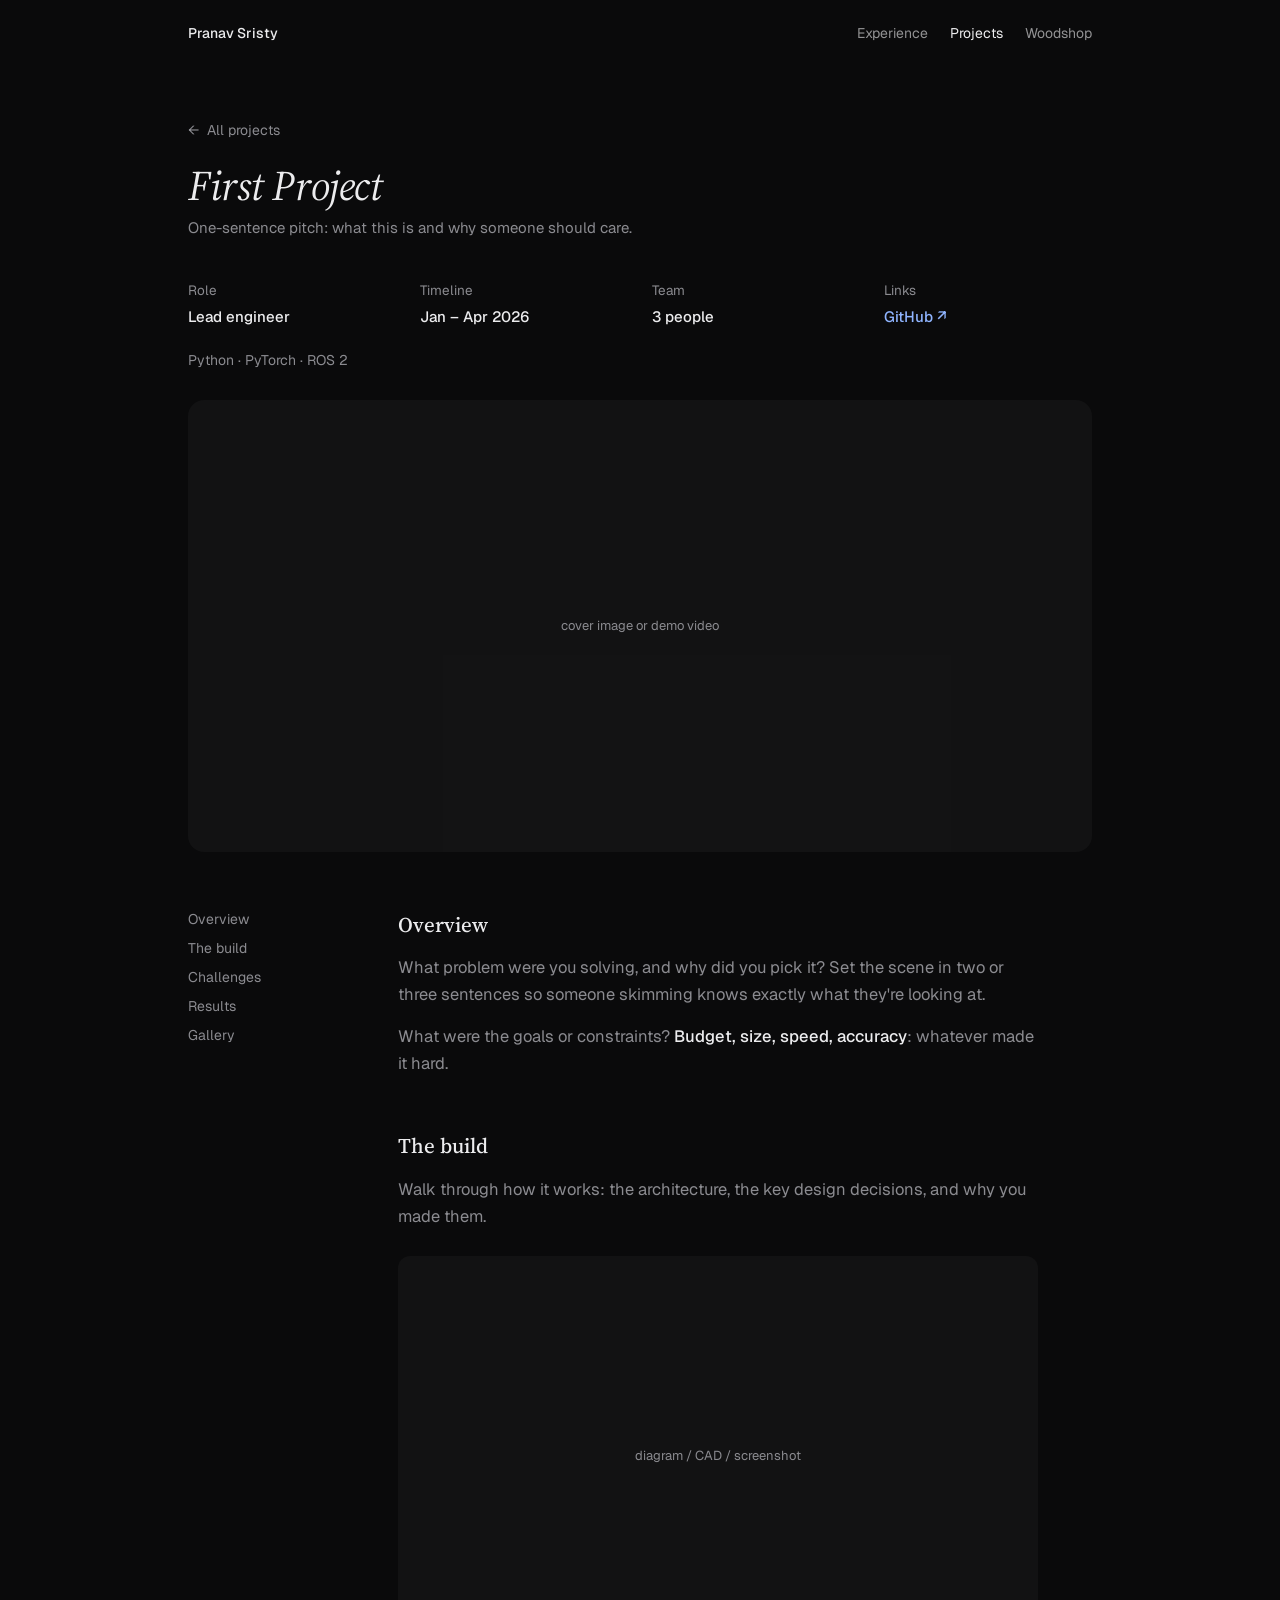
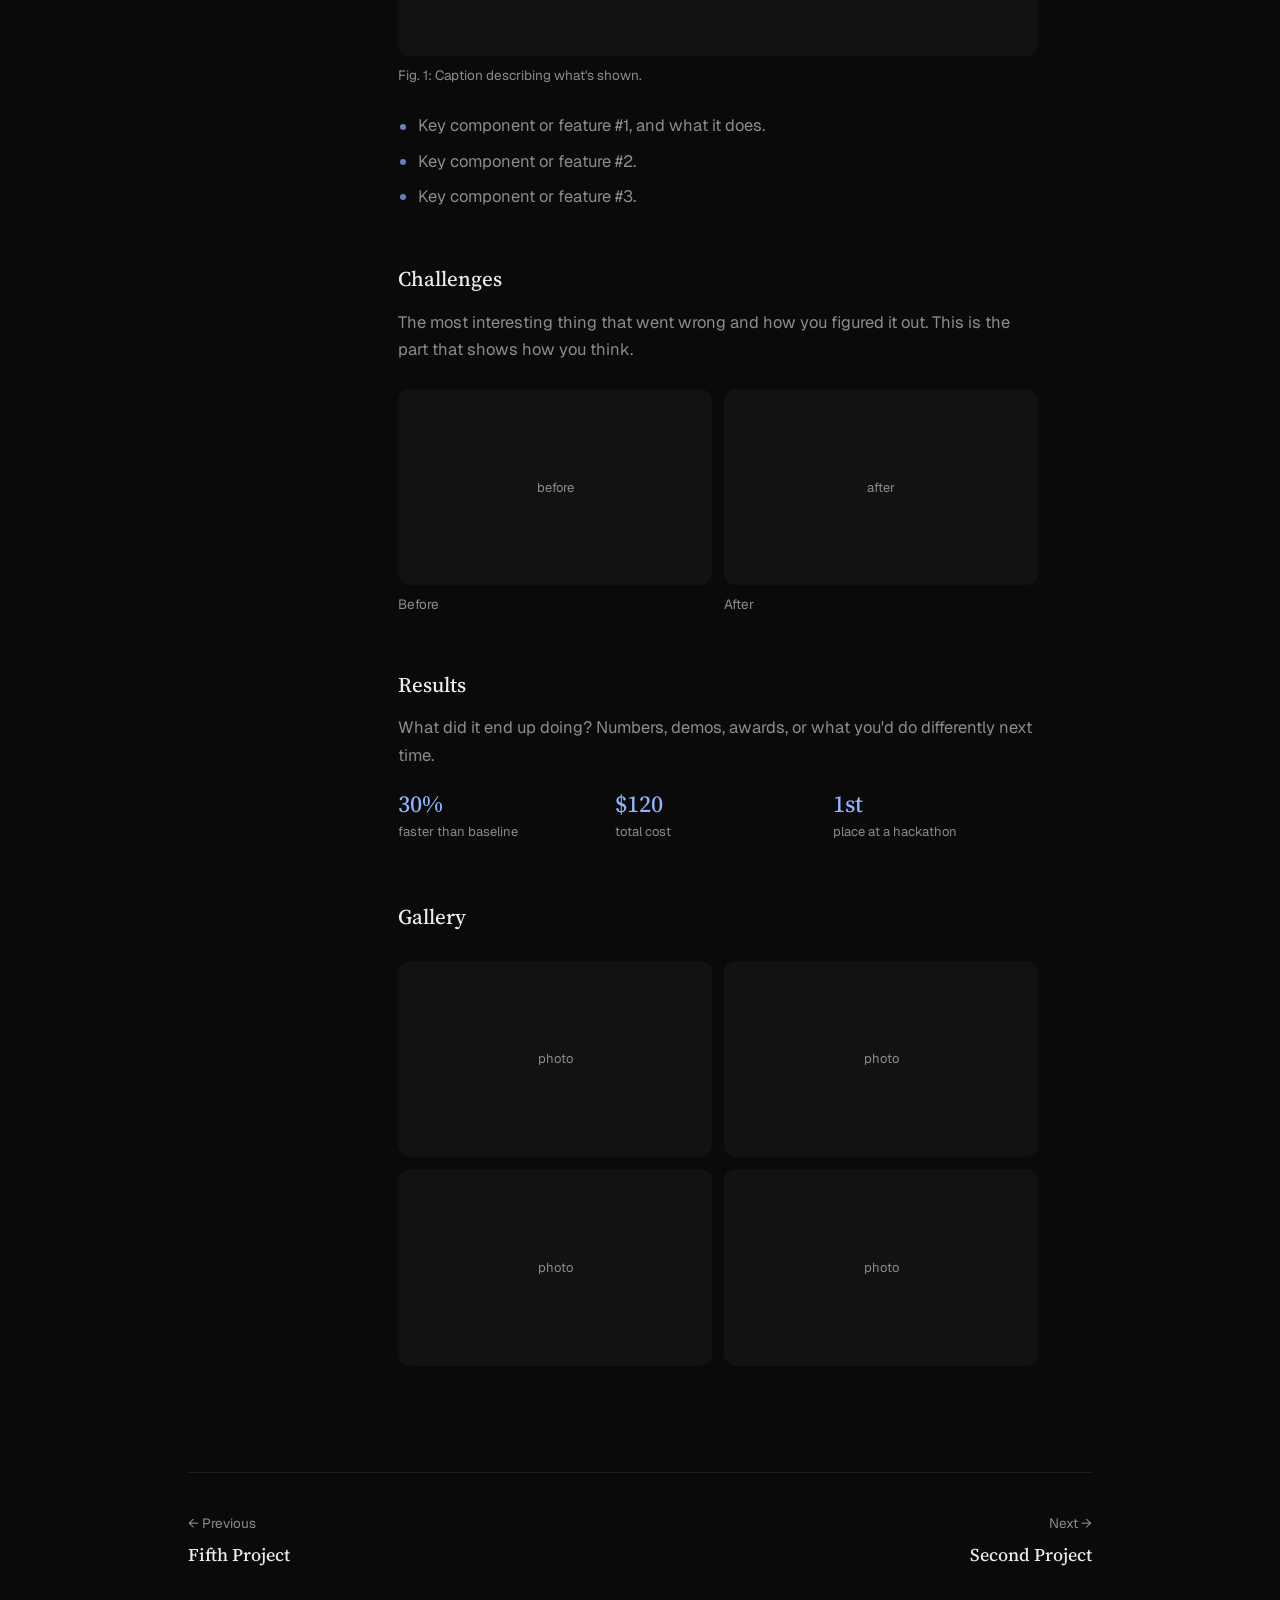
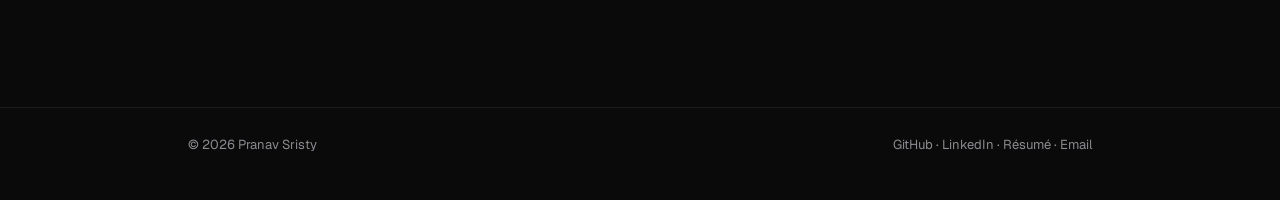
<file: projects/project-1.html>
<!DOCTYPE html>
<html lang="en">
<head>
  <meta charset="UTF-8" />
  <meta name="viewport" content="width=device-width, initial-scale=1.0" />
  <title>First Project · Pranav Sristy</title>
  <meta name="description" content="First Project, a project by Pranav Sristy." />
  <link rel="preconnect" href="https://fonts.googleapis.com" />
  <link rel="preconnect" href="https://fonts.gstatic.com" crossorigin />
  <link href="https://fonts.googleapis.com/css2?family=Source+Serif+4:ital,opsz,wght@0,8..60,400;0,8..60,500;1,8..60,400&family=Geist:wght@400..600&display=swap" rel="stylesheet" />
  <link rel="stylesheet" href="../style.css?v=17" />
</head>
<body class="inner">
  <header class="site-header">
    <div class="wrap">
      <a class="name" href="../index.html">Pranav Sristy</a>
      <nav><a href="../experience.html">Experience</a><a href="../projects.html" class="active">Projects</a><a href="../woodworking.html">Woodshop</a></nav>
    </div>
  </header>

  <main><div class="wrap">
    <div class="page-head">
      <a class="back fade" href="../projects.html"><span>←</span> All projects</a>
      <h1 class="fade" style="animation-delay:.05s">First Project</h1>
      <p class="fade" style="animation-delay:.1s">One-sentence pitch: what this is and why someone should care.</p>
    </div>

    <div class="facts reveal">
      <div><span class="meta">Role</span><b>Lead engineer</b></div>
      <div><span class="meta">Timeline</span><b>Jan – Apr 2026</b></div>
      <div><span class="meta">Team</span><b>3 people</b></div>
      <div><span class="meta">Links</span><b><a href="https://github.com/yourusername" target="_blank" rel="noopener">GitHub ↗</a></b></div>
    </div>
    <p class="stack reveal">Python · PyTorch · ROS 2</p>

    <!-- Cover image or demo video. Put files in images/project-1/ then use:
         <img src="../images/project-1/cover.jpg" alt="">   or   <video src="../images/project-1/demo.mp4" autoplay muted loop playsinline></video> -->
    <div class="cover reveal"><div class="ph">cover image or demo video</div></div>

    <div class="article">
      <aside class="toc">
        <a href="#overview">Overview</a>
        <a href="#build">The build</a>
        <a href="#challenges">Challenges</a>
        <a href="#results">Results</a>
        <a href="#gallery">Gallery</a>
      </aside>

      <div class="prose">
        <h2 id="overview" class="reveal">Overview</h2>
        <p class="reveal">What problem were you solving, and why did you pick it? Set the scene in two or three sentences so someone skimming knows exactly what they're looking at.</p>
        <p class="reveal">What were the goals or constraints? <strong>Budget, size, speed, accuracy</strong>: whatever made it hard.</p>

        <h2 id="build" class="reveal">The build</h2>
        <p class="reveal">Walk through how it works: the architecture, the key design decisions, and why you made them.</p>
        <figure class="reveal"><div class="frame"><div class="ph">diagram / CAD / screenshot</div><!-- <img src="../images/project-1/diagram.jpg" alt=""> --></div><figcaption>Fig. 1: Caption describing what's shown.</figcaption></figure>
        <ul class="reveal">
          <li>Key component or feature #1, and what it does.</li>
          <li>Key component or feature #2.</li>
          <li>Key component or feature #3.</li>
        </ul>

        <h2 id="challenges" class="reveal">Challenges</h2>
        <p class="reveal">The most interesting thing that went wrong and how you figured it out. This is the part that shows how you think.</p>
        <div class="duo reveal">
          <figure><div class="frame"><div class="ph">before</div></div><figcaption>Before</figcaption></figure>
          <figure><div class="frame"><div class="ph">after</div></div><figcaption>After</figcaption></figure>
        </div>

        <h2 id="results" class="reveal">Results</h2>
        <p class="reveal">What did it end up doing? Numbers, demos, awards, or what you'd do differently next time.</p>
        <div class="stats reveal">
          <div><b>30%</b><span>faster than baseline</span></div>
          <div><b>$120</b><span>total cost</span></div>
          <div><b>1st</b><span>place at a hackathon</span></div>
        </div>

        <h2 id="gallery" class="reveal">Gallery</h2>
        <div class="duo reveal">
          <figure><div class="frame"><div class="ph">photo</div></div></figure>
          <figure><div class="frame"><div class="ph">photo</div></div></figure>
          <figure><div class="frame"><div class="ph">photo</div></div></figure>
          <figure><div class="frame"><div class="ph">photo</div></div></figure>
        </div>
      </div>
    </div>

    <nav class="pager reveal" aria-label="More projects">
      <a href="project-5.html"><span class="meta">← Previous</span><b>Fifth Project</b></a>
      <a href="project-2.html"><span class="meta">Next →</span><b>Second Project</b></a>
    </nav>
  </div></main>

  <footer class="site-footer">
    <div class="wrap">
      <span>© <span id="year">2026</span> Pranav Sristy</span>
      <span><a href="https://github.com/yourusername" target="_blank" rel="noopener">GitHub</a> · <a href="https://linkedin.com/in/yourusername" target="_blank" rel="noopener">LinkedIn</a> · <a href="../resume.pdf" target="_blank">Résumé</a> · <a href="mailto:you@email.com">Email</a></span>
    </div>
  </footer>
  <script src="../ribbon.js?v=17"></script>
  <script src="../main.js?v=17"></script>
</body>
</html>
</file>
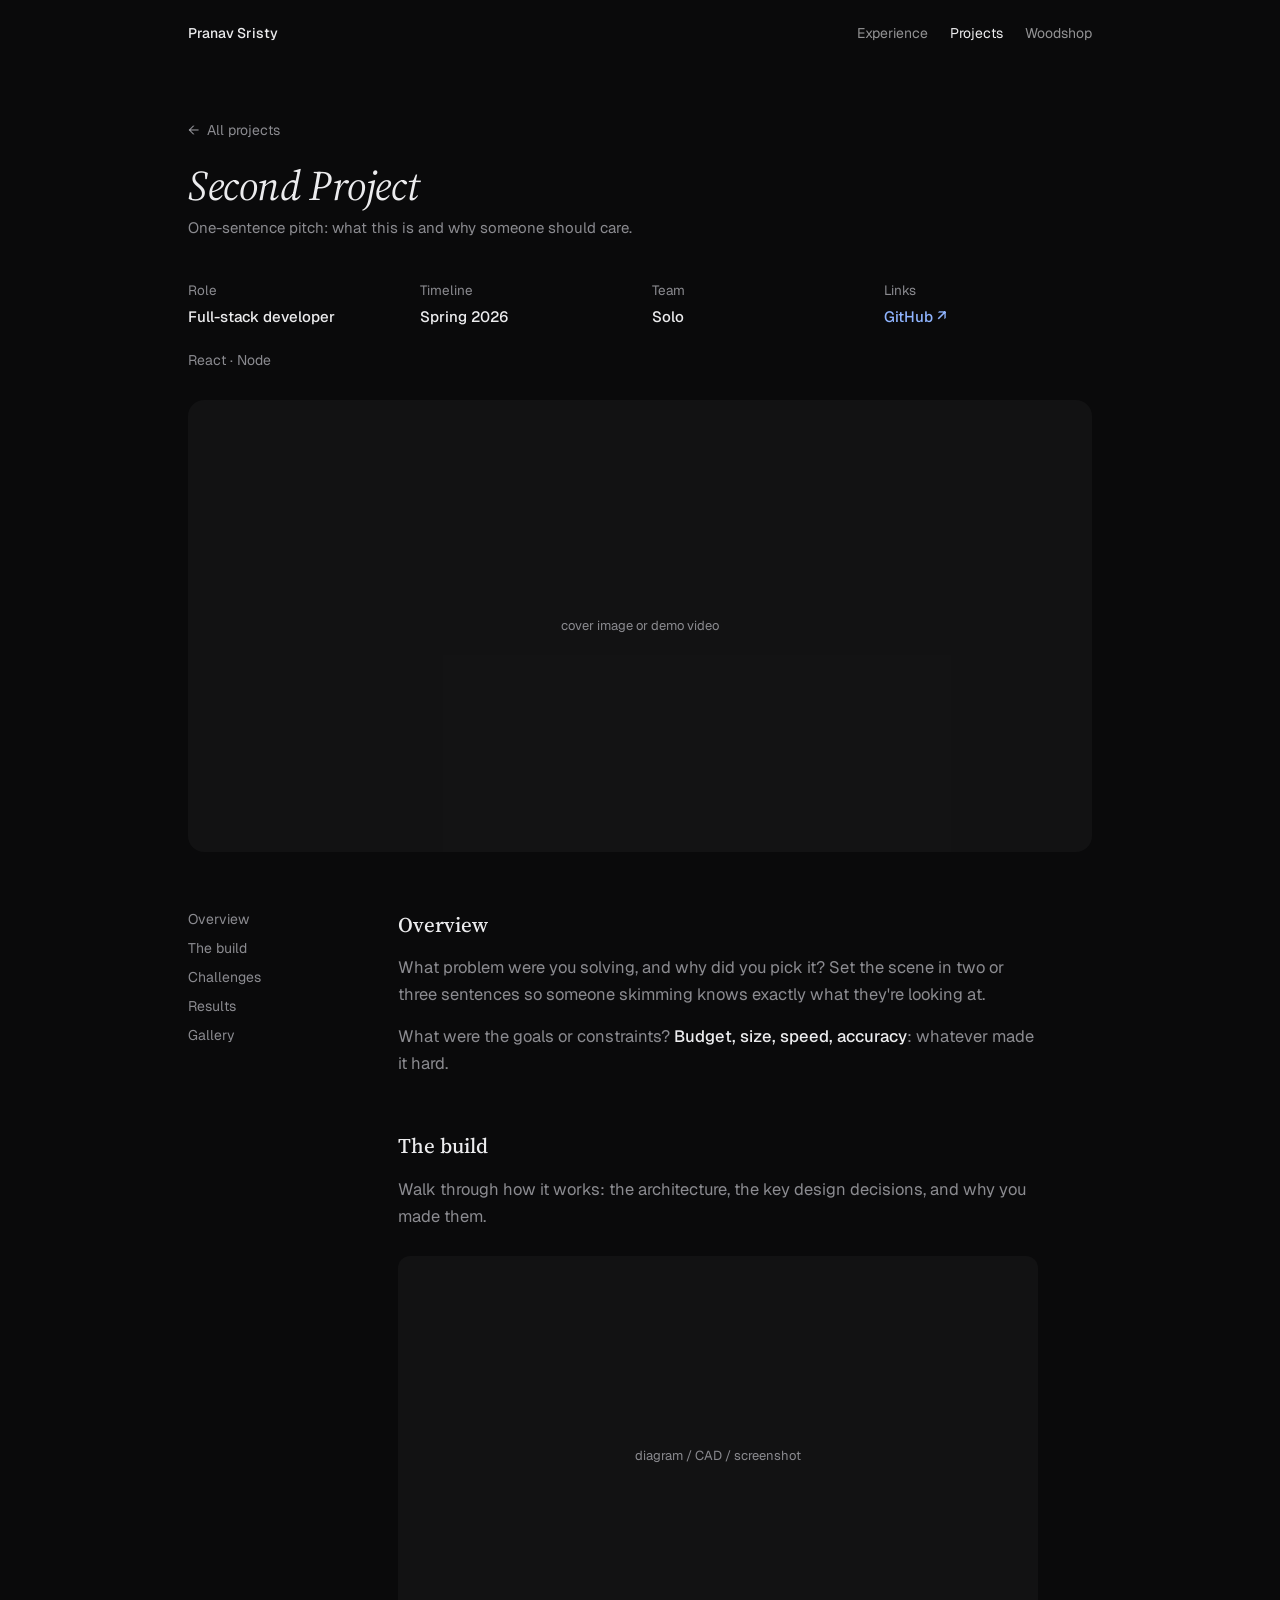
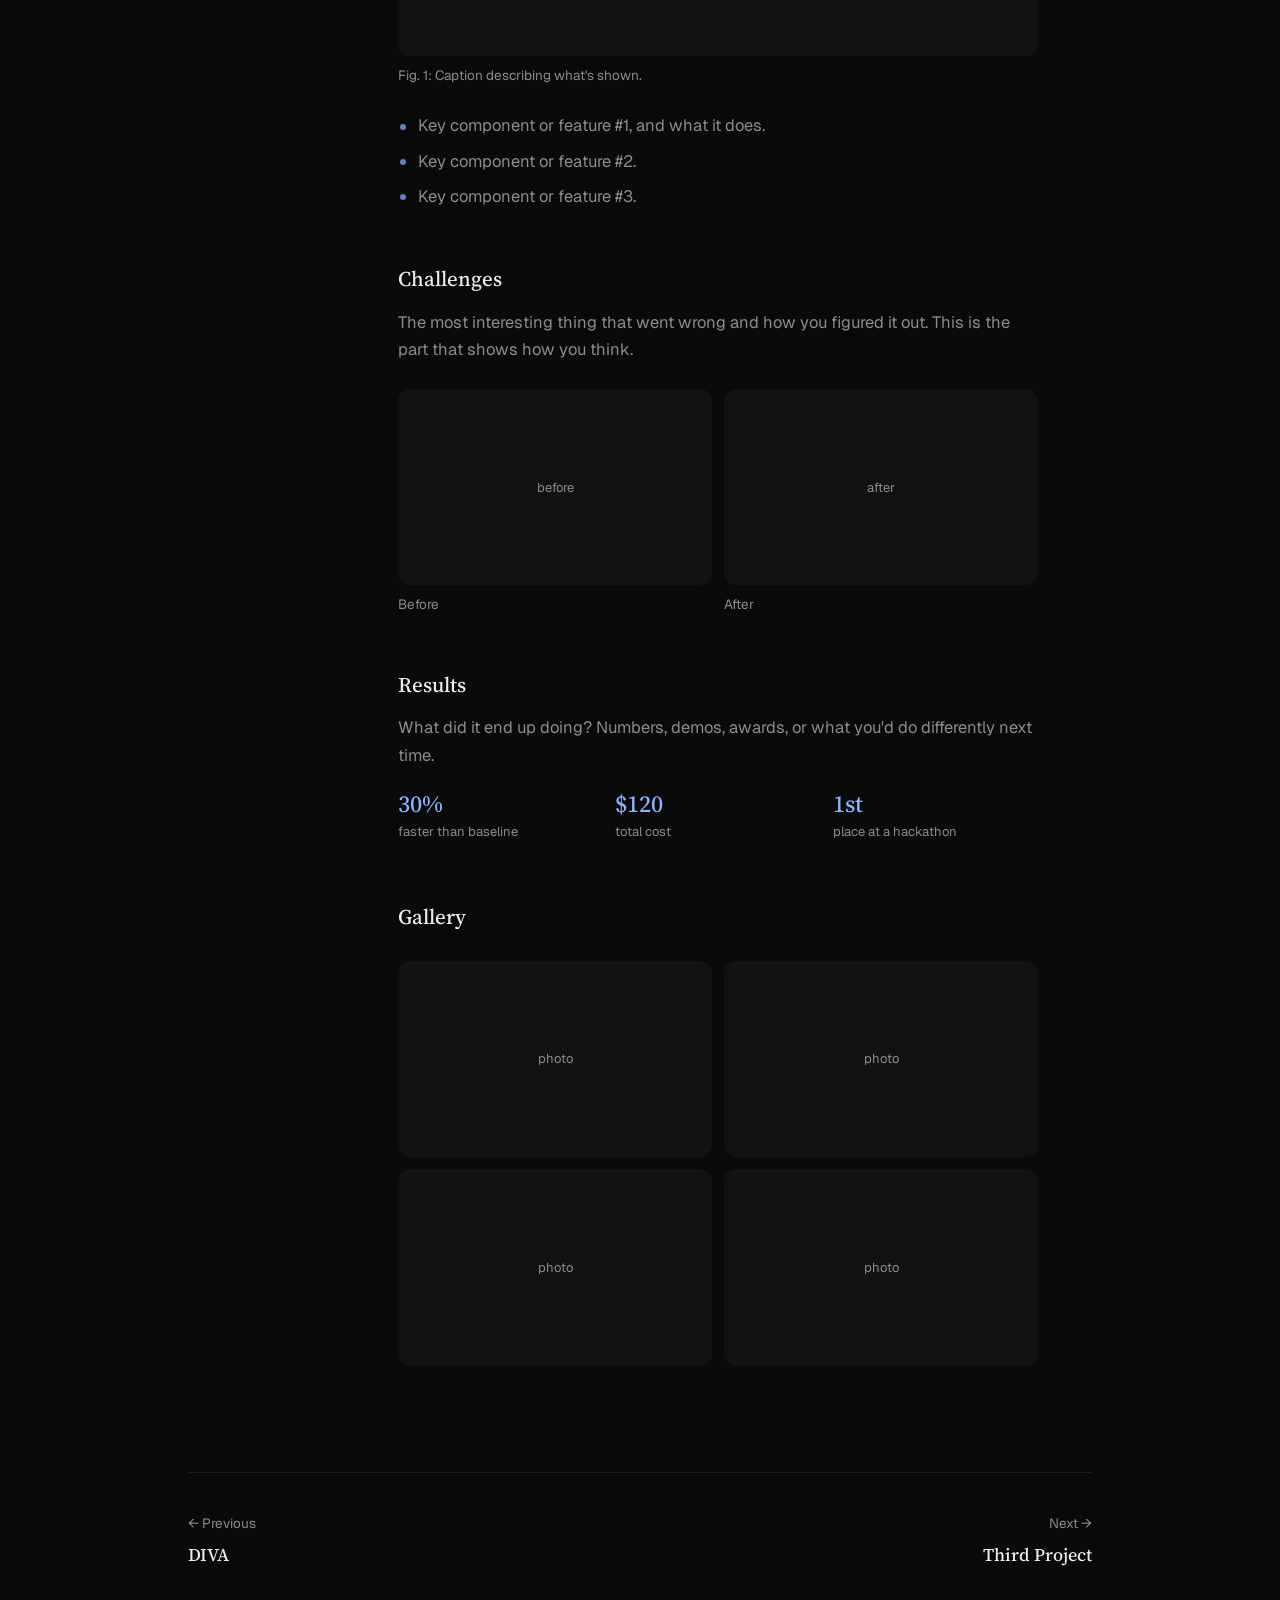
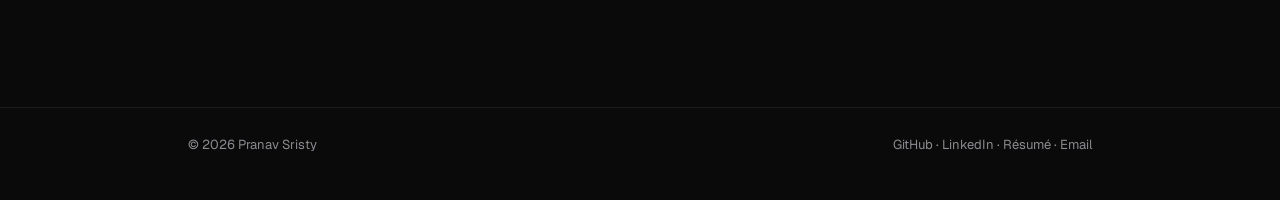
<file: projects/project-2.html>
<!DOCTYPE html>
<html lang="en">
<head>
  <meta charset="UTF-8" />
  <meta name="viewport" content="width=device-width, initial-scale=1.0" />
  <title>Second Project · Pranav Sristy</title>
  <meta name="description" content="Second Project, a project by Pranav Sristy." />
  <link rel="preconnect" href="https://fonts.googleapis.com" />
  <link rel="preconnect" href="https://fonts.gstatic.com" crossorigin />
  <link href="https://fonts.googleapis.com/css2?family=Source+Serif+4:ital,opsz,wght@0,8..60,400;0,8..60,500;1,8..60,400&family=Geist:wght@400..600&display=swap" rel="stylesheet" />
  <link rel="stylesheet" href="../style.css?v=17" />
</head>
<body class="inner">
  <header class="site-header">
    <div class="wrap">
      <a class="name" href="../index.html">Pranav Sristy</a>
      <nav><a href="../experience.html">Experience</a><a href="../projects.html" class="active">Projects</a><a href="../woodworking.html">Woodshop</a></nav>
    </div>
  </header>

  <main><div class="wrap">
    <div class="page-head">
      <a class="back fade" href="../projects.html"><span>←</span> All projects</a>
      <h1 class="fade" style="animation-delay:.05s">Second Project</h1>
      <p class="fade" style="animation-delay:.1s">One-sentence pitch: what this is and why someone should care.</p>
    </div>

    <div class="facts reveal">
      <div><span class="meta">Role</span><b>Full-stack developer</b></div>
      <div><span class="meta">Timeline</span><b>Spring 2026</b></div>
      <div><span class="meta">Team</span><b>Solo</b></div>
      <div><span class="meta">Links</span><b><a href="https://github.com/yourusername" target="_blank" rel="noopener">GitHub ↗</a></b></div>
    </div>
    <p class="stack reveal">React · Node</p>

    <!-- Cover image or demo video. Put files in images/project-2/ then use:
         <img src="../images/project-2/cover.jpg" alt="">   or   <video src="../images/project-2/demo.mp4" autoplay muted loop playsinline></video> -->
    <div class="cover reveal"><div class="ph">cover image or demo video</div></div>

    <div class="article">
      <aside class="toc">
        <a href="#overview">Overview</a>
        <a href="#build">The build</a>
        <a href="#challenges">Challenges</a>
        <a href="#results">Results</a>
        <a href="#gallery">Gallery</a>
      </aside>

      <div class="prose">
        <h2 id="overview" class="reveal">Overview</h2>
        <p class="reveal">What problem were you solving, and why did you pick it? Set the scene in two or three sentences so someone skimming knows exactly what they're looking at.</p>
        <p class="reveal">What were the goals or constraints? <strong>Budget, size, speed, accuracy</strong>: whatever made it hard.</p>

        <h2 id="build" class="reveal">The build</h2>
        <p class="reveal">Walk through how it works: the architecture, the key design decisions, and why you made them.</p>
        <figure class="reveal"><div class="frame"><div class="ph">diagram / CAD / screenshot</div><!-- <img src="../images/project-2/diagram.jpg" alt=""> --></div><figcaption>Fig. 1: Caption describing what's shown.</figcaption></figure>
        <ul class="reveal">
          <li>Key component or feature #1, and what it does.</li>
          <li>Key component or feature #2.</li>
          <li>Key component or feature #3.</li>
        </ul>

        <h2 id="challenges" class="reveal">Challenges</h2>
        <p class="reveal">The most interesting thing that went wrong and how you figured it out. This is the part that shows how you think.</p>
        <div class="duo reveal">
          <figure><div class="frame"><div class="ph">before</div></div><figcaption>Before</figcaption></figure>
          <figure><div class="frame"><div class="ph">after</div></div><figcaption>After</figcaption></figure>
        </div>

        <h2 id="results" class="reveal">Results</h2>
        <p class="reveal">What did it end up doing? Numbers, demos, awards, or what you'd do differently next time.</p>
        <div class="stats reveal">
          <div><b>30%</b><span>faster than baseline</span></div>
          <div><b>$120</b><span>total cost</span></div>
          <div><b>1st</b><span>place at a hackathon</span></div>
        </div>

        <h2 id="gallery" class="reveal">Gallery</h2>
        <div class="duo reveal">
          <figure><div class="frame"><div class="ph">photo</div></div></figure>
          <figure><div class="frame"><div class="ph">photo</div></div></figure>
          <figure><div class="frame"><div class="ph">photo</div></div></figure>
          <figure><div class="frame"><div class="ph">photo</div></div></figure>
        </div>
      </div>
    </div>

    <nav class="pager reveal" aria-label="More projects">
      <a href="diva.html"><span class="meta">← Previous</span><b>DIVA</b></a>
      <a href="project-3.html"><span class="meta">Next →</span><b>Third Project</b></a>
    </nav>
  </div></main>

  <footer class="site-footer">
    <div class="wrap">
      <span>© <span id="year">2026</span> Pranav Sristy</span>
      <span><a href="https://github.com/yourusername" target="_blank" rel="noopener">GitHub</a> · <a href="https://linkedin.com/in/yourusername" target="_blank" rel="noopener">LinkedIn</a> · <a href="../resume.pdf" target="_blank">Résumé</a> · <a href="mailto:you@email.com">Email</a></span>
    </div>
  </footer>
  <script src="../ribbon.js?v=17"></script>
  <script src="../main.js?v=17"></script>
</body>
</html>
</file>
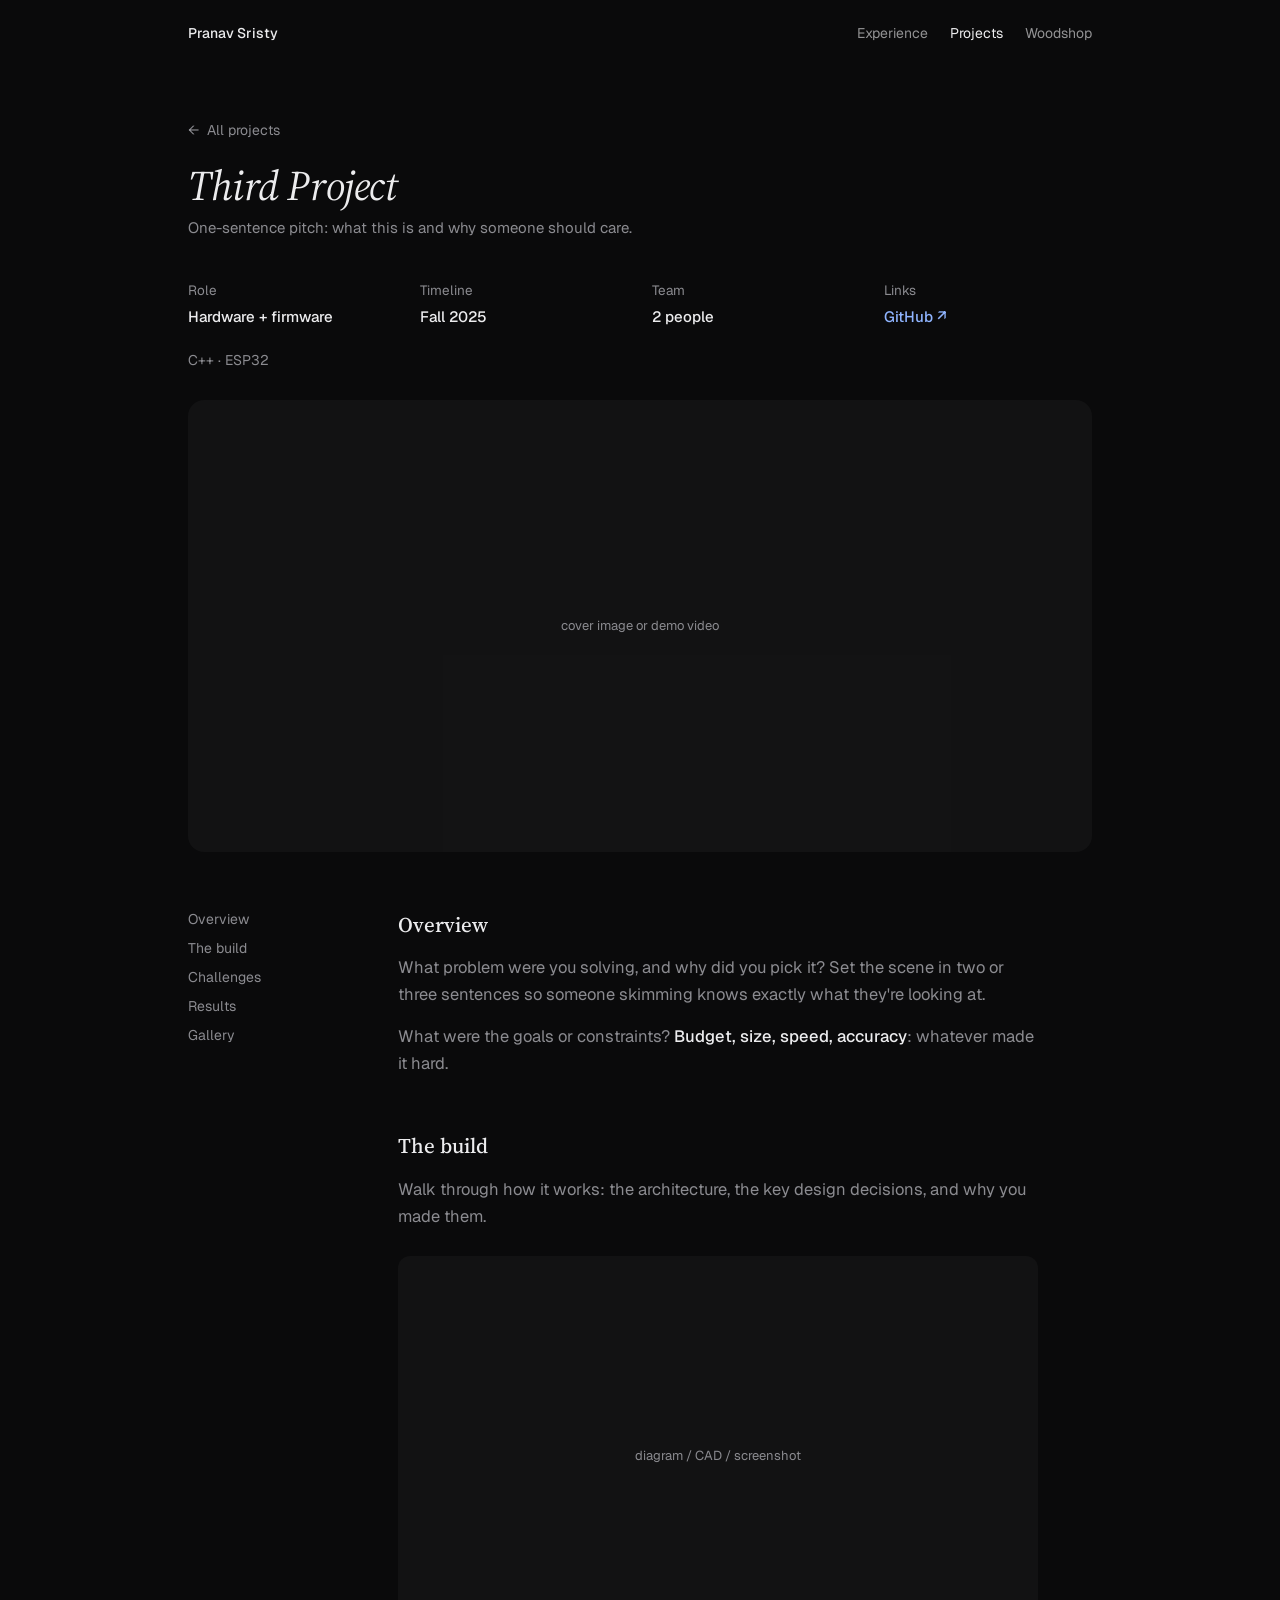
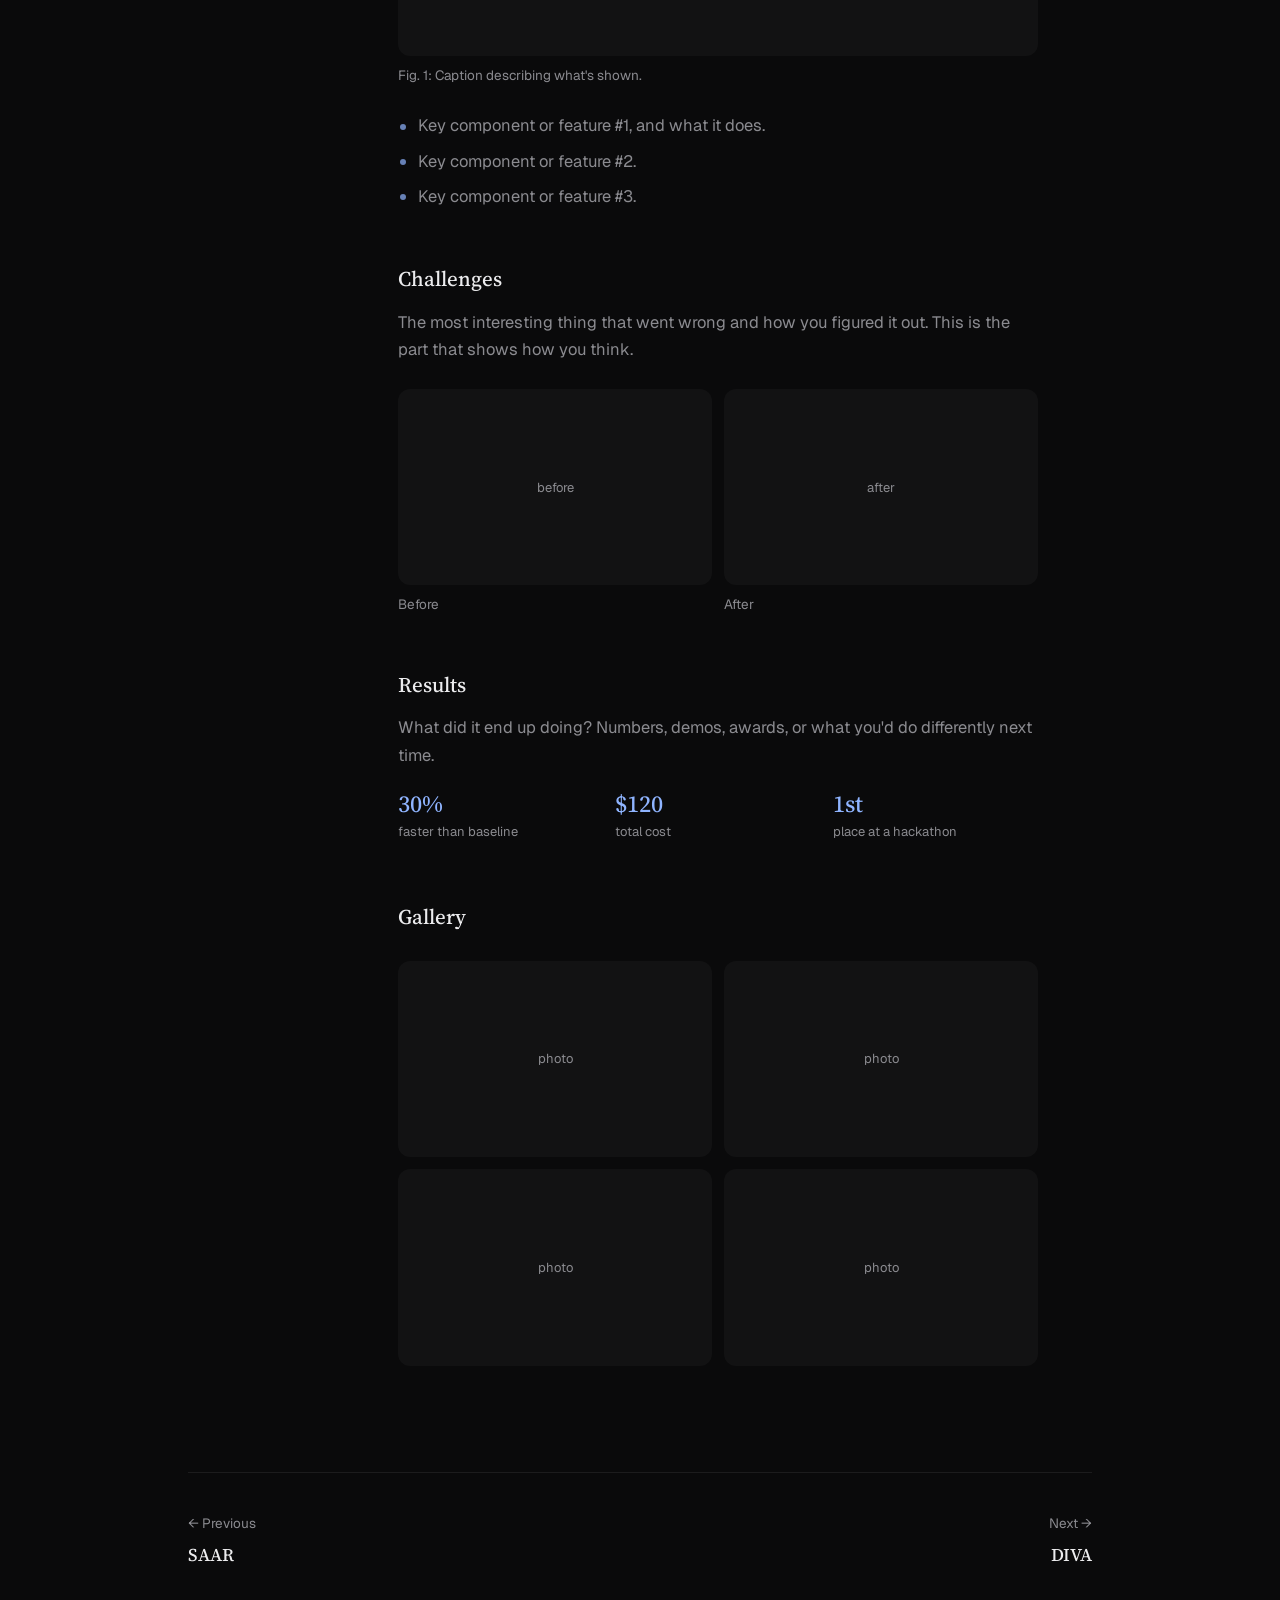
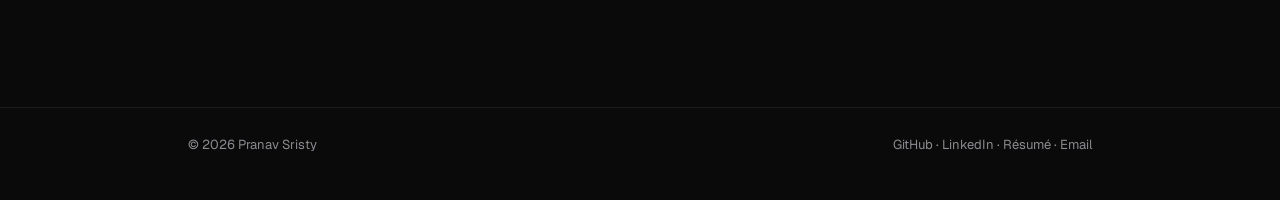
<file: projects/project-3.html>
<!DOCTYPE html>
<html lang="en">
<head>
  <meta charset="UTF-8" />
  <meta name="viewport" content="width=device-width, initial-scale=1.0" />
  <title>Third Project · Pranav Sristy</title>
  <meta name="description" content="Third Project, a project by Pranav Sristy." />
  <link rel="preconnect" href="https://fonts.googleapis.com" />
  <link rel="preconnect" href="https://fonts.gstatic.com" crossorigin />
  <link href="https://fonts.googleapis.com/css2?family=Source+Serif+4:ital,opsz,wght@0,8..60,400;0,8..60,500;1,8..60,400&family=Geist:wght@400..600&display=swap" rel="stylesheet" />
  <link rel="stylesheet" href="../style.css?v=17" />
</head>
<body class="inner">
  <header class="site-header">
    <div class="wrap">
      <a class="name" href="../index.html">Pranav Sristy</a>
      <nav><a href="../experience.html">Experience</a><a href="../projects.html" class="active">Projects</a><a href="../woodworking.html">Woodshop</a></nav>
    </div>
  </header>

  <main><div class="wrap">
    <div class="page-head">
      <a class="back fade" href="../projects.html"><span>←</span> All projects</a>
      <h1 class="fade" style="animation-delay:.05s">Third Project</h1>
      <p class="fade" style="animation-delay:.1s">One-sentence pitch: what this is and why someone should care.</p>
    </div>

    <div class="facts reveal">
      <div><span class="meta">Role</span><b>Hardware + firmware</b></div>
      <div><span class="meta">Timeline</span><b>Fall 2025</b></div>
      <div><span class="meta">Team</span><b>2 people</b></div>
      <div><span class="meta">Links</span><b><a href="https://github.com/yourusername" target="_blank" rel="noopener">GitHub ↗</a></b></div>
    </div>
    <p class="stack reveal">C++ · ESP32</p>

    <!-- Cover image or demo video. Put files in images/project-3/ then use:
         <img src="../images/project-3/cover.jpg" alt="">   or   <video src="../images/project-3/demo.mp4" autoplay muted loop playsinline></video> -->
    <div class="cover reveal"><div class="ph">cover image or demo video</div></div>

    <div class="article">
      <aside class="toc">
        <a href="#overview">Overview</a>
        <a href="#build">The build</a>
        <a href="#challenges">Challenges</a>
        <a href="#results">Results</a>
        <a href="#gallery">Gallery</a>
      </aside>

      <div class="prose">
        <h2 id="overview" class="reveal">Overview</h2>
        <p class="reveal">What problem were you solving, and why did you pick it? Set the scene in two or three sentences so someone skimming knows exactly what they're looking at.</p>
        <p class="reveal">What were the goals or constraints? <strong>Budget, size, speed, accuracy</strong>: whatever made it hard.</p>

        <h2 id="build" class="reveal">The build</h2>
        <p class="reveal">Walk through how it works: the architecture, the key design decisions, and why you made them.</p>
        <figure class="reveal"><div class="frame"><div class="ph">diagram / CAD / screenshot</div><!-- <img src="../images/project-3/diagram.jpg" alt=""> --></div><figcaption>Fig. 1: Caption describing what's shown.</figcaption></figure>
        <ul class="reveal">
          <li>Key component or feature #1, and what it does.</li>
          <li>Key component or feature #2.</li>
          <li>Key component or feature #3.</li>
        </ul>

        <h2 id="challenges" class="reveal">Challenges</h2>
        <p class="reveal">The most interesting thing that went wrong and how you figured it out. This is the part that shows how you think.</p>
        <div class="duo reveal">
          <figure><div class="frame"><div class="ph">before</div></div><figcaption>Before</figcaption></figure>
          <figure><div class="frame"><div class="ph">after</div></div><figcaption>After</figcaption></figure>
        </div>

        <h2 id="results" class="reveal">Results</h2>
        <p class="reveal">What did it end up doing? Numbers, demos, awards, or what you'd do differently next time.</p>
        <div class="stats reveal">
          <div><b>30%</b><span>faster than baseline</span></div>
          <div><b>$120</b><span>total cost</span></div>
          <div><b>1st</b><span>place at a hackathon</span></div>
        </div>

        <h2 id="gallery" class="reveal">Gallery</h2>
        <div class="duo reveal">
          <figure><div class="frame"><div class="ph">photo</div></div></figure>
          <figure><div class="frame"><div class="ph">photo</div></div></figure>
          <figure><div class="frame"><div class="ph">photo</div></div></figure>
          <figure><div class="frame"><div class="ph">photo</div></div></figure>
        </div>
      </div>
    </div>

    <nav class="pager reveal" aria-label="More projects">
      <a href="saar.html"><span class="meta">← Previous</span><b>SAAR</b></a>
      <a href="diva.html"><span class="meta">Next →</span><b>DIVA</b></a>
    </nav>
  </div></main>

  <footer class="site-footer">
    <div class="wrap">
      <span>© <span id="year">2026</span> Pranav Sristy</span>
      <span><a href="https://github.com/yourusername" target="_blank" rel="noopener">GitHub</a> · <a href="https://linkedin.com/in/yourusername" target="_blank" rel="noopener">LinkedIn</a> · <a href="../resume.pdf" target="_blank">Résumé</a> · <a href="mailto:you@email.com">Email</a></span>
    </div>
  </footer>
  <script src="../ribbon.js?v=17"></script>
  <script src="../main.js?v=17"></script>
</body>
</html>
</file>
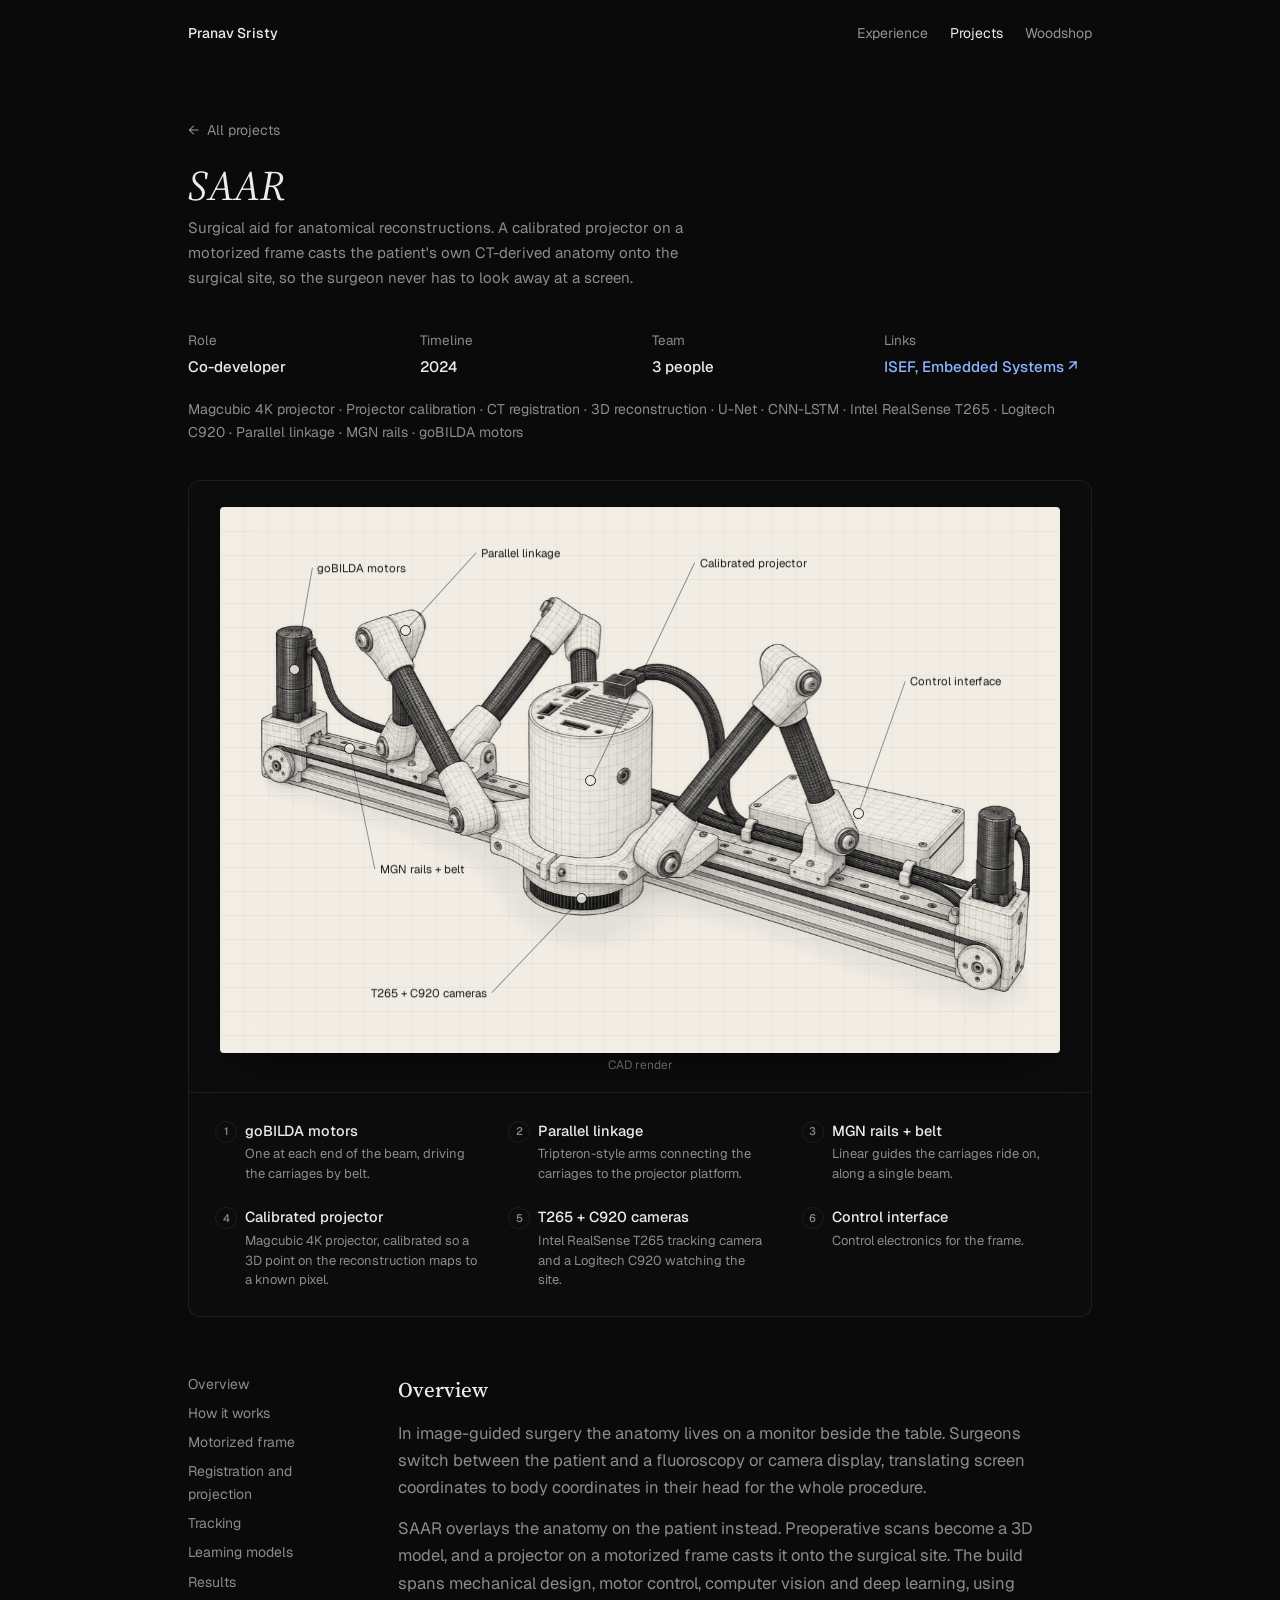
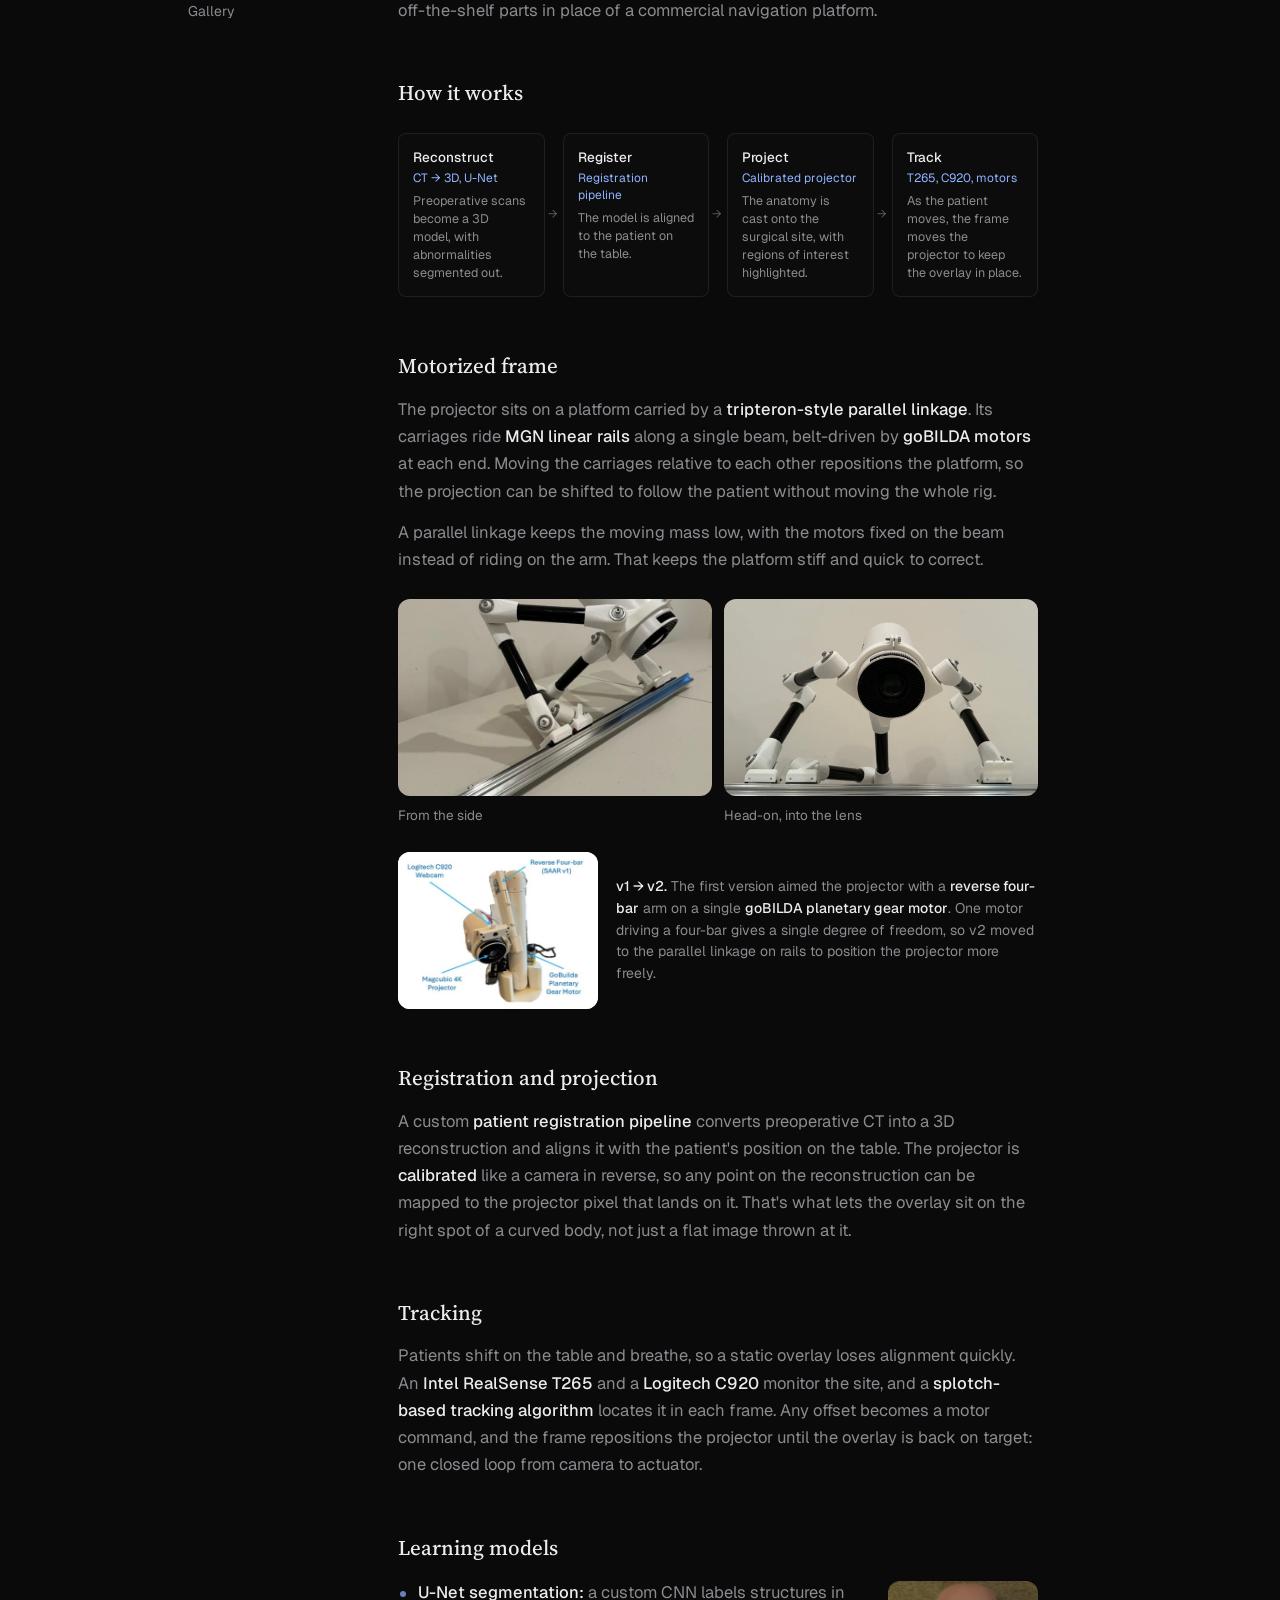
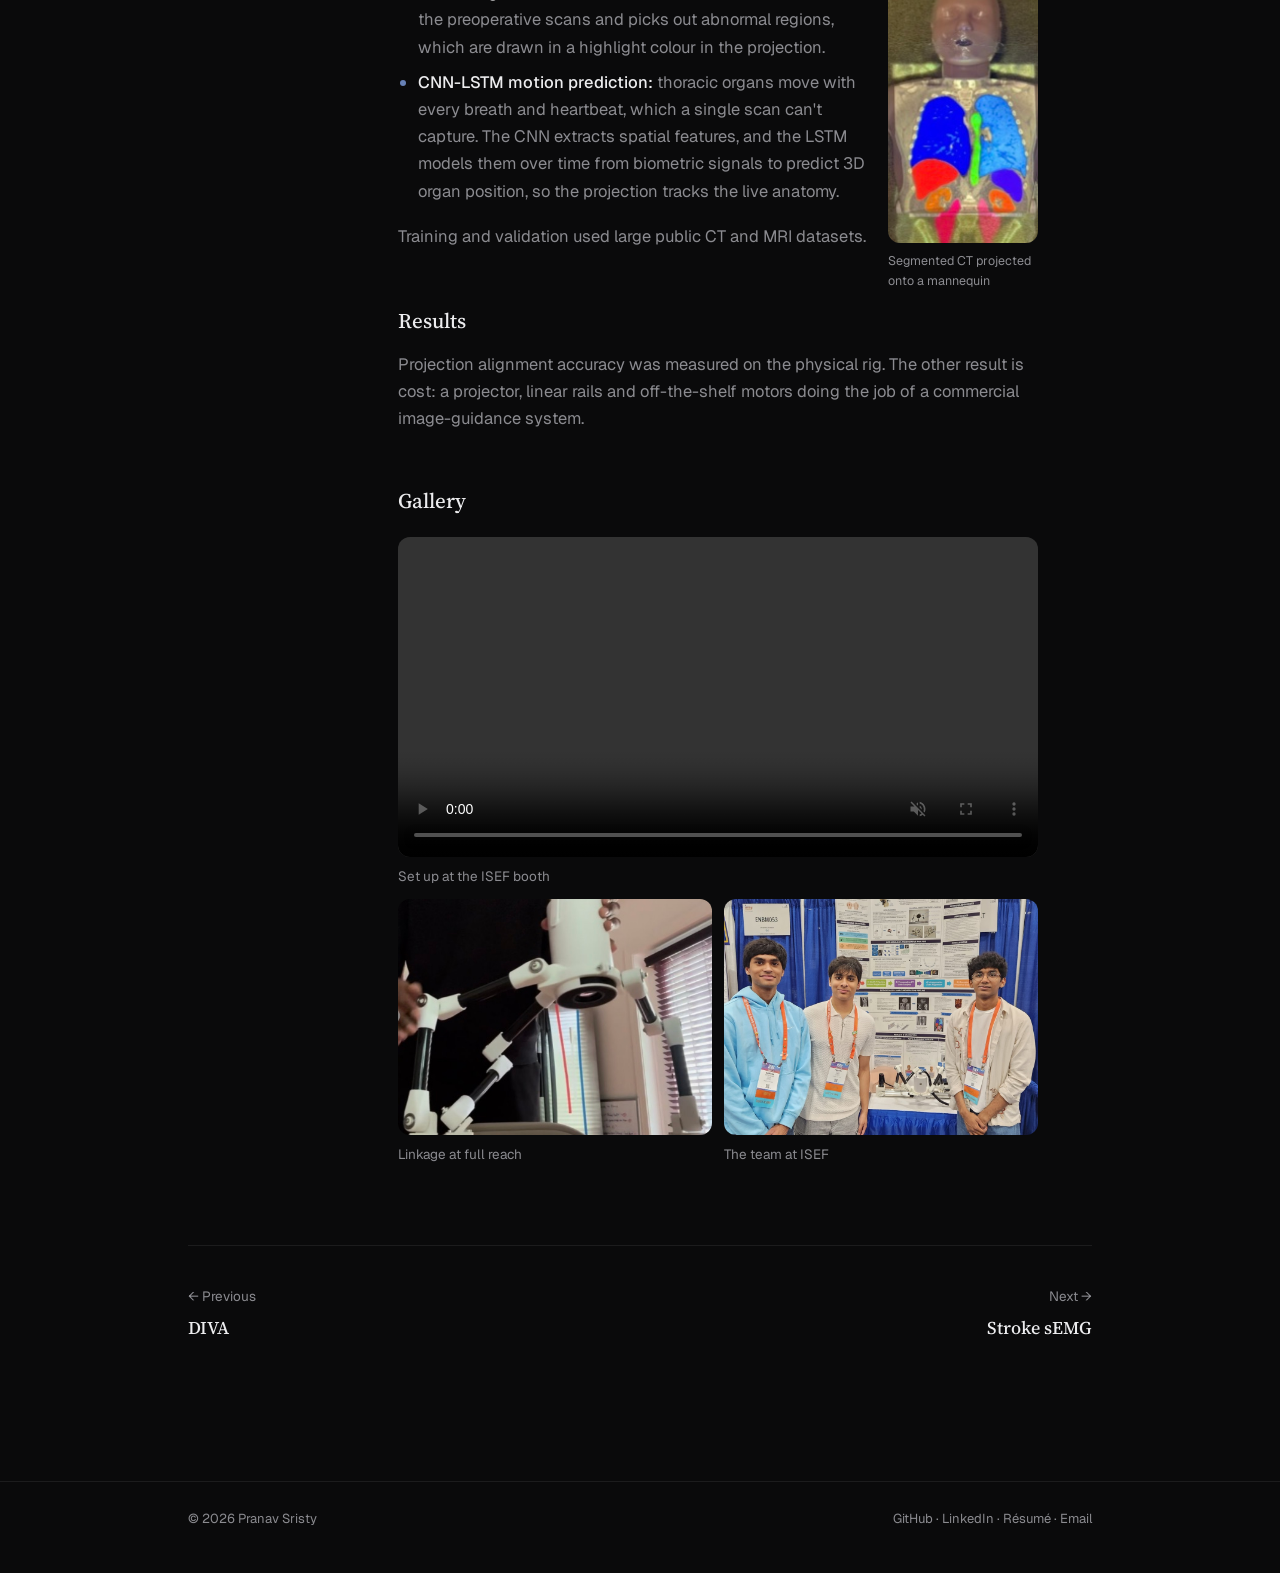
<file: projects/saar.html>
<!DOCTYPE html>
<html lang="en">
<head>
  <meta charset="UTF-8" />
  <meta name="viewport" content="width=device-width, initial-scale=1.0" />
  <title>SAAR · Pranav Sristy</title>
  <meta name="description" content="SAAR: projector-based augmented reality that casts a patient's CT-derived anatomy onto the surgical site from a motorized parallel-linkage frame." />
  <link rel="preconnect" href="https://fonts.googleapis.com" />
  <link rel="preconnect" href="https://fonts.gstatic.com" crossorigin />
  <link href="https://fonts.googleapis.com/css2?family=Source+Serif+4:ital,opsz,wght@0,8..60,400;0,8..60,500;1,8..60,400&family=Geist:wght@400..600&display=swap" rel="stylesheet" />
  <link rel="stylesheet" href="../style.css?v=25" />
</head>
<body class="inner">
  <header class="site-header">
    <div class="wrap">
      <a class="name" href="../index.html">Pranav Sristy</a>
      <nav><a href="../experience.html">Experience</a><a href="../projects.html" class="active">Projects</a><a href="../woodworking.html">Woodshop</a></nav>
    </div>
  </header>

  <main><div class="wrap">
    <div class="page-head">
      <a class="back fade" href="../projects.html"><span>←</span> All projects</a>
      <h1 class="fade" style="animation-delay:.05s">SAAR</h1>
      <p class="fade" style="animation-delay:.1s">Surgical aid for anatomical reconstructions. A calibrated projector on a motorized frame casts the patient's own CT-derived anatomy onto the surgical site, so the surgeon never has to look away at a screen.</p>
    </div>

    <!-- TODO: fill in the timeline -->
    <div class="facts reveal">
      <div><span class="meta">Role</span><b>Co-developer</b></div>
      <div><span class="meta">Timeline</span><b>2024</b></div>
      <div><span class="meta">Team</span><b>3 people</b></div>
      <div><span class="meta">Links</span><b><a href="https://isef.net/project/enbm051t-surgical-navigation-via-projector-based-ar-and-cv" target="_blank" rel="noopener">ISEF, Embedded Systems ↗</a></b></div>
    </div>
    <p class="stack reveal">Magcubic 4K projector · Projector calibration · CT registration · 3D reconstruction · U-Net · CNN-LSTM · Intel RealSense T265 · Logitech C920 · Parallel linkage · MGN rails · goBILDA motors</p>

    <!-- The CAD render on a sheet of survey paper.
         Hover a dot, label or row to find a part; the sheet tilts a little toward the cursor (render-sheet.js).
         Dot positions are percentages of the image (left = x, top = y); data-lx / data-ly place its label. -->
    <section class="model reveal" aria-label="Rendered CAD model of SAAR">
      <div class="render wide">
        <div class="sheet">
          <img src="../images/saar/render.jpg" alt="Rendered CAD model of SAAR: a cylindrical projector on a platform held by a parallel linkage, whose carriages ride a belt-driven rail with a motor at each end" width="1196" height="758">
          <button type="button" class="spot" data-part="motors" style="left:5.7%;top:27.7%" data-lx="8" data-ly="7" aria-label="goBILDA motors"></button>
          <button type="button" class="spot" data-part="linkage" style="left:19.9%;top:19.8%" data-lx="29" data-ly="4" aria-label="Parallel linkage"></button>
          <button type="button" class="spot" data-part="rails" style="left:12.8%;top:43.5%" data-lx="16" data-ly="68" aria-label="MGN rails + belt"></button>
          <button type="button" class="spot" data-part="projector" style="left:43.7%;top:50.1%" data-lx="57" data-ly="6" aria-label="Calibrated projector"></button>
          <button type="button" class="spot" data-part="cameras" style="left:42.5%;top:73.9%" data-lx="31" data-ly="93" aria-label="T265 + C920 cameras"></button>
          <button type="button" class="spot" data-part="control" style="left:78%;top:56.7%" data-lx="84" data-ly="30" aria-label="Control interface"></button>
        </div>
        <span class="render-credit">CAD render</span>
      </div>
      <ol class="model-parts">
        <li data-part="motors"><b>goBILDA motors</b><span>One at each end of the beam, driving the carriages by belt.</span></li>
        <li data-part="linkage"><b>Parallel linkage</b><span>Tripteron-style arms connecting the carriages to the projector platform.</span></li>
        <li data-part="rails"><b>MGN rails + belt</b><span>Linear guides the carriages ride on, along a single beam.</span></li>
        <li data-part="projector"><b>Calibrated projector</b><span>Magcubic 4K projector, calibrated so a 3D point on the reconstruction maps to a known pixel.</span></li>
        <li data-part="cameras"><b>T265 + C920 cameras</b><span>Intel RealSense T265 tracking camera and a Logitech C920 watching the site.</span></li>
        <li data-part="control"><b>Control interface</b><span>Control electronics for the frame.</span></li>
      </ol>
    </section>

    <div class="article">
      <aside class="toc">
        <a href="#overview">Overview</a>
        <a href="#how">How it works</a>
        <a href="#frame">Motorized frame</a>
        <a href="#registration">Registration and projection</a>
        <a href="#tracking">Tracking</a>
        <a href="#models">Learning models</a>
        <a href="#status">Results</a>
        <a href="#gallery">Gallery</a>
      </aside>

      <div class="prose">
        <h2 id="overview" class="reveal">Overview</h2>
        <p class="reveal">In image-guided surgery the anatomy lives on a monitor beside the table. Surgeons switch between the patient and a fluoroscopy or camera display, translating screen coordinates to body coordinates in their head for the whole procedure.</p>
        <p class="reveal">SAAR overlays the anatomy on the patient instead. Preoperative scans become a 3D model, and a projector on a motorized frame casts it onto the surgical site. The build spans mechanical design, motor control, computer vision and deep learning, using off-the-shelf parts in place of a commercial navigation platform.</p>

        <h2 id="how" class="reveal">How it works</h2>
        <div class="flow reveal">
          <div class="flow-row">
            <ol class="plain">
              <li class="step"><b>Reconstruct</b><span class="tech">CT → 3D, U-Net</span><span>Preoperative scans become a 3D model, with abnormalities segmented out.</span></li>
              <li class="step"><b>Register</b><span class="tech">Registration pipeline</span><span>The model is aligned to the patient on the table.</span></li>
              <li class="step"><b>Project</b><span class="tech">Calibrated projector</span><span>The anatomy is cast onto the surgical site, with regions of interest highlighted.</span></li>
              <li class="step"><b>Track</b><span class="tech">T265, C920, motors</span><span>As the patient moves, the frame moves the projector to keep the overlay in place.</span></li>
            </ol>
          </div>
        </div>

        <h2 id="frame" class="reveal">Motorized frame</h2>
        <p class="reveal">The projector sits on a platform carried by a <strong>tripteron-style parallel linkage</strong>. Its carriages ride <strong>MGN linear rails</strong> along a single beam, belt-driven by <strong>goBILDA motors</strong> at each end. Moving the carriages relative to each other repositions the platform, so the projection can be shifted to follow the patient without moving the whole rig.</p>
        <p class="reveal">A parallel linkage keeps the moving mass low, with the motors fixed on the beam instead of riding on the arm. That keeps the platform stiff and quick to correct.</p>
        <div class="duo photos reveal">
          <figure><div class="frame"><img src="../images/saar/side.jpg" alt="The SAAR rig from the side: a white cylindrical projector held by carbon-fibre arms on a linear rail" loading="lazy"></div><figcaption>From the side</figcaption></figure>
          <figure><div class="frame"><img src="../images/saar/front.jpg" alt="The SAAR rig head-on, looking into the projector lens between the linkage arms" loading="lazy"></div><figcaption>Head-on, into the lens</figcaption></figure>
        </div>
        <figure class="aside reveal"><div class="frame"><img src="../images/saar/v1.jpg" alt="SAAR v1, labelled: a reverse four-bar arm, a goBILDA planetary gear motor, a Logitech C920 webcam and a Magcubic 4K projector" loading="lazy"></div>
          <figcaption><b>v1 → v2.</b> The first version aimed the projector with a <strong>reverse four-bar</strong> arm on a single <strong>goBILDA planetary gear motor</strong>. One motor driving a four-bar gives a single degree of freedom, so v2 moved to the parallel linkage on rails to position the projector more freely.</figcaption></figure>

        <h2 id="registration" class="reveal">Registration and projection</h2>
        <p class="reveal">A custom <strong>patient registration pipeline</strong> converts preoperative CT into a 3D reconstruction and aligns it with the patient's position on the table. The projector is <strong>calibrated</strong> like a camera in reverse, so any point on the reconstruction can be mapped to the projector pixel that lands on it. That's what lets the overlay sit on the right spot of a curved body, not just a flat image thrown at it.</p>

        <h2 id="tracking" class="reveal">Tracking</h2>
        <p class="reveal">Patients shift on the table and breathe, so a static overlay loses alignment quickly. An <strong>Intel RealSense T265</strong> and a <strong>Logitech C920</strong> monitor the site, and a <strong>splotch-based tracking algorithm</strong> locates it in each frame. Any offset becomes a motor command, and the frame repositions the projector until the overlay is back on target: one closed loop from camera to actuator.</p>

        <h2 id="models" class="reveal">Learning models</h2>
        <figure class="inset reveal"><div class="frame"><img src="../images/saar/projection.jpg" alt="Segmented organs from a CT scan projected in colour onto a mannequin's torso" loading="lazy"></div><figcaption>Segmented CT projected onto a mannequin</figcaption></figure>
        <ul class="reveal">
          <li><strong>U-Net segmentation:</strong> a custom CNN labels structures in the preoperative scans and picks out abnormal regions, which are drawn in a highlight colour in the projection.</li>
          <li><strong>CNN-LSTM motion prediction:</strong> thoracic organs move with every breath and heartbeat, which a single scan can't capture. The CNN extracts spatial features, and the LSTM models them over time from biometric signals to predict 3D organ position, so the projection tracks the live anatomy.</li>
        </ul>
        <p class="reveal">Training and validation used large public CT and MRI datasets.</p>

        <h2 id="status" class="reveal">Results</h2>
        <!-- Add your numbers here: segmentation accuracy, motion-prediction error, projection alignment error -->
        <p class="reveal">Projection alignment accuracy was measured on the physical rig. The other result is cost: a projector, linear rails and off-the-shelf motors doing the job of a commercial image-guidance system.</p>

        <h2 id="gallery" class="reveal">Gallery</h2>
        <div class="gallery-grid reveal">
          <figure class="wide"><div class="frame video"><video src="../images/saar/setup.mp4" autoplay muted loop playsinline controls preload="metadata" aria-label="The SAAR rig set up at the ISEF booth with a mannequin"></video></div><figcaption>Set up at the ISEF booth</figcaption></figure>
          <figure class="half"><div class="frame"><img src="../images/saar/extended.jpg" alt="The linkage extended, lifting the projector high over the rail" loading="lazy"></div><figcaption>Linkage at full reach</figcaption></figure>
          <figure class="half"><div class="frame"><img src="../images/saar/team.jpg" alt="The three team members at the SAAR booth at ISEF, in front of the poster and the rig" loading="lazy"></div><figcaption>The team at ISEF</figcaption></figure>
        </div>
      </div>
    </div>

    <nav class="pager reveal" aria-label="More projects">
      <a href="diva.html"><span class="meta">← Previous</span><b>DIVA</b></a>
      <a href="semg.html"><span class="meta">Next →</span><b>Stroke sEMG</b></a>
    </nav>
  </div></main>

  <footer class="site-footer">
    <div class="wrap">
      <span>© <span id="year">2026</span> Pranav Sristy</span>
      <span><a href="https://github.com/yourusername" target="_blank" rel="noopener">GitHub</a> · <a href="https://linkedin.com/in/yourusername" target="_blank" rel="noopener">LinkedIn</a> · <a href="../resume.pdf" target="_blank">Résumé</a> · <a href="mailto:you@email.com">Email</a></span>
    </div>
  </footer>
  <script src="../ribbon.js?v=25"></script>
  <script src="../main.js?v=25"></script>
  <script src="render-sheet.js?v=25"></script>
</body>
</html>
</file>
<file: style.css>
/* =========================================================
   Shared styles for every page of the portfolio.
   The ink landscape on the landing page lives in scene.js.
   ========================================================= */

:root {
  --page: #18201b;              /* updated live by scene.js to match the hills */
  --ink: #ecebe5;
  --muted: #9ba39d;
  --faint: rgba(236, 235, 229, .06);
  --line: rgba(236, 235, 229, .1);
  --accent: #e8c894;            /* warm sunlight */
  --hero-ink: #f6f3ea;
  --max: 62rem;
  --serif: "Source Serif 4", Georgia, serif;
  --sans: "Geist", system-ui, sans-serif;
  --ease-out: cubic-bezier(.2, .8, .2, 1);
  --ease-move: cubic-bezier(.65, 0, .35, 1);
  color-scheme: dark;
}

* { box-sizing: border-box; margin: 0; padding: 0; }
html { scroll-behavior: smooth; scroll-padding-top: 80px; }
body {
  background: var(--page); color: var(--ink);
  font-family: var(--sans); font-size: 16.5px; line-height: 1.65;
  -webkit-font-smoothing: antialiased; transition: background-color 1s;
}
a { color: inherit; text-decoration: none; }
img { max-width: 100%; display: block; }
::selection { background: var(--accent); color: #1a1710; }
:focus-visible { outline: 2px solid var(--accent); outline-offset: 3px; border-radius: 6px; }

.wrap { max-width: var(--max); margin: 0 auto; padding-left: 28px; padding-right: 28px; position: relative; }
.meta { font-size: 13.5px; color: var(--muted); }
.link { color: var(--ink); text-decoration: underline; text-decoration-color: rgba(236, 235, 229, .3); text-underline-offset: 4px; transition: text-decoration-color .2s, color .2s; }
.link:hover { text-decoration-color: var(--accent); }
.ph { position: absolute; inset: 0; display: grid; place-items: center; font-size: 13px; color: var(--muted); }

/* ============ HEADER ============ */
.site-header { position: fixed; top: 0; left: 0; right: 0; z-index: 50; color: var(--hero-ink); transition: background .4s, color .4s, box-shadow .4s; }
.site-header .wrap { display: flex; justify-content: space-between; align-items: center; height: 68px; font-size: 14px; }
.site-header .name { font-weight: 500; }
.site-header nav { display: flex; gap: 22px; align-items: center; }
.site-header nav a { opacity: .78; transition: opacity .2s; position: relative; }
.site-header nav a:hover, .site-header nav a.active { opacity: 1; }
.site-header nav a.active::after { content: ""; position: absolute; left: 0; right: 0; bottom: -4px; height: 1px; background: currentColor; }
.when { font-size: 13px; opacity: .7; }
.site-header.solid {
  color: var(--ink); background: color-mix(in srgb, var(--page) 82%, transparent);
  backdrop-filter: blur(14px); -webkit-backdrop-filter: blur(14px); box-shadow: 0 1px 0 var(--line);
}
.site-header.solid .when { display: none; }

/* ============ SKY SCENE ============ */
.scene-hero { position: relative; height: 100svh; min-height: 640px; max-height: 1000px; color: var(--hero-ink); overflow: hidden; }
.scene-hero.short { height: 58svh; min-height: 440px; max-height: 620px; }
.scene { position: absolute; inset: 0; width: 100%; height: 100%; display: block; }
.scene-hero::after { content: ""; position: absolute; left: 0; right: 0; bottom: 0; height: 90px; background: linear-gradient(transparent, var(--page)); pointer-events: none; z-index: 1; }
.hero-text { position: absolute; left: 0; right: 0; top: 20%; z-index: 2; }
.scene-hero.short .hero-text { top: 104px; }
.hero-text h1 { font-family: var(--serif); font-weight: 500; font-size: clamp(30px, 3.4vw, 42px); line-height: 1; text-wrap: balance; }
.scene-hero.short h1 { font-size: clamp(28px, 3vw, 36px); }
.hero-text p { margin-top: 18px; font-size: clamp(16px, 1.5vw, 19px); max-width: 44ch; opacity: .9; }
.hero-links { display: flex; gap: 18px; margin-top: 22px; font-size: 14px; flex-wrap: wrap; }
.hero-links a { opacity: .85; border-bottom: 1px solid transparent; transition: opacity .2s, border-color .2s; }
.hero-links a:hover { opacity: 1; border-color: currentColor; }
.back { display: inline-flex; gap: 8px; align-items: center; font-size: 14px; opacity: .8; margin-bottom: 18px; transition: opacity .2s; }
.back span { transition: transform .3s; }
.back:hover { opacity: 1; }
.back:hover span { transform: translateX(-4px); }

.fade { opacity: 0; transform: translateY(12px); filter: blur(6px); animation: fade-in 1.2s var(--ease-out) forwards; }
@keyframes fade-in { to { opacity: 1; transform: none; filter: none; } }
/* an animation (not a transition) so it never fights hover/press transitions on the same element */
.reveal { opacity: 0; }
.reveal.in { animation: rise .8s var(--ease-out) both; }
@keyframes rise { from { opacity: 0; transform: translateY(16px); } to { opacity: 1; transform: none; } }

/* ============ HOME SECTIONS ============ */
main { padding: 24px 0 40px; }
section { padding: 64px 0; }
.label { font-size: 15px; font-weight: 500; color: var(--accent); margin-bottom: 20px; display: flex; justify-content: space-between; align-items: baseline; gap: 16px; }
.label a { font-weight: 400; color: var(--muted); transition: color .2s; }
.label a:hover { color: var(--ink); }
.big { font-family: var(--serif); font-size: clamp(20px, 2vw, 24px); line-height: 1.35; max-width: 30ch; text-wrap: balance; }
.big em { font-style: normal; color: var(--accent); }
.p { color: var(--muted); margin-top: 16px; max-width: 60ch; }
.stack { margin-top: 18px; font-size: 14px; color: var(--muted); }

/* experience rows (home) */
.xp-row { display: grid; grid-template-columns: 56px 1fr auto; gap: 18px; align-items: center; padding: 16px 12px; margin: 0 -12px; border-radius: 12px; transition: background .3s; }
.xp-row:hover { background: var(--faint); }
.xp-row b { font-weight: 500; }
.xp-row p { color: var(--muted); font-size: 15px; }
.xp-row .meta { white-space: nowrap; }
.xp-row .arrow { display: inline-block; margin-left: 10px; color: var(--accent); opacity: 0; transform: translateX(-6px); transition: .3s; }
.xp-row:hover .arrow { opacity: 1; transform: none; }
.logo { width: 44px; height: 44px; border-radius: 50%; background: var(--faint); display: grid; place-items: center; font-size: 12px; font-weight: 600; overflow: hidden; flex-shrink: 0; }
.logo img { width: 100%; height: 100%; object-fit: cover; }
/* small logos with transparent backgrounds: light backing, shown near their real size */
.logo.light { background: #f1efe8; }
.logo.light img { width: 64%; height: 64%; object-fit: contain; }

/* projects (home): every project gets the same row */
.cards { display: grid; gap: 4px; }
.card { display: grid; grid-template-columns: 240px 1fr; gap: 28px; align-items: center; padding: 12px; margin: 0 -12px; border-radius: 16px; transition: background .3s; }
.card:hover { background: var(--faint); }
.card:active { transform: scale(.99); }
.card .img { position: relative; aspect-ratio: 16/10; border-radius: 10px; background: var(--faint); overflow: hidden; }
.card .img img { width: 100%; height: 100%; object-fit: cover; transition: transform .8s var(--ease-out); }
.card:hover .img img { transform: scale(1.04); }
.card .top { display: flex; justify-content: space-between; gap: 12px; align-items: baseline; }
.card b { font-family: var(--serif); font-weight: 500; font-size: 19px; line-height: 1.2; transition: color .25s; }
.card:hover b { color: var(--accent); }
.card p { color: var(--muted); font-size: 15.5px; margin-top: 6px; max-width: 52ch; }
.card .stack { margin-top: 12px; font-size: 13.5px; }
.card .go { color: var(--accent); opacity: 0; transform: translateX(-6px); transition: opacity .25s, transform .25s var(--ease-out); }
.card:hover .go { opacity: 1; transform: none; }

/* woodshop slideshow (home) */
.shop-row { display: grid; grid-template-columns: 1fr 340px; gap: 40px; align-items: center; }
.shop-row .btn { margin-top: 20px; }
.shop-show { position: relative; display: block; aspect-ratio: 4/3; border-radius: 16px; overflow: hidden; background: var(--faint); isolation: isolate; }
.shop-show .slide { position: absolute; inset: 0; margin: 0; opacity: 0; transition: opacity 1.2s ease; }
.shop-show .slide.on { opacity: 1; }
.shop-show .slide img, .shop-show .slide .ph { width: 100%; height: 100%; object-fit: cover; transform: scale(1.02); }
.shop-show .slide.on img, .shop-show .slide.on .ph { animation: drift 6s ease-out forwards; }
@keyframes drift { from { transform: scale(1.02); } to { transform: scale(1.09); } }
.shop-show::after { content: ""; position: absolute; inset: 0; z-index: 1; pointer-events: none; background: linear-gradient(transparent 50%, rgba(0, 0, 0, .55)); }
.show-bars { position: absolute; left: 12px; right: 12px; top: 11px; z-index: 2; display: flex; gap: 4px; }
.show-bars i { flex: 1; height: 2px; border-radius: 2px; background: rgba(255, 255, 255, .25); overflow: hidden; }
.show-bars i::after { content: ""; display: block; height: 100%; width: 100%; background: #fff; transform: scaleX(0); transform-origin: left; }
.show-bars i.done::after { transform: scaleX(1); }
.show-bars i.on::after { animation: bar var(--dur, 4.5s) linear forwards; }
.shop-show.paused .show-bars i.on::after { animation-play-state: paused; }
@keyframes bar { to { transform: scaleX(1); } }
.show-cap { position: absolute; left: 14px; right: 14px; bottom: 12px; z-index: 2; display: flex; justify-content: space-between; align-items: flex-end; gap: 16px; color: #fff; }
.show-cap b { display: block; font-family: var(--serif); font-weight: 500; font-size: 16px; line-height: 1.15; transition: opacity .4s; }
.show-cap span { font-size: 12px; opacity: .8; }
.show-cap .show-cta { flex-shrink: 0; font-size: 13px; opacity: 1; transition: color .25s; }
.shop-show:hover .show-cta { color: var(--accent); }
.shop-show.swap .show-cap b, .shop-show.swap #showMeta { opacity: 0; }
#showMeta { display: block; transition: opacity .4s; }

.btn { display: inline-flex; align-items: center; gap: 8px; margin-top: 24px; padding: 12px 20px; border-radius: 10px; background: var(--ink); color: #15160f; font-weight: 500; font-family: inherit; font-size: 15px; border: none; cursor: pointer; transition: background .25s, transform .15s var(--ease-out); }
.btn:hover { background: var(--accent); }
.btn:active { transform: scale(.97); }
.btn.ghost { background: transparent; color: var(--ink); border: 1px solid var(--line); }
.btn.ghost:hover { border-color: var(--accent); background: transparent; }
.copied { display: inline-block; margin-left: 12px; font-size: 14px; color: var(--accent); opacity: 0; transform: translateX(-6px); transition: opacity .2s, transform .2s var(--ease-out); }
.copied.show { opacity: 1; transform: none; }
.btn.pulse { animation: pulse .5s var(--ease-out); }
@keyframes pulse { 0% { box-shadow: 0 0 0 0 rgba(232, 200, 148, .55); } 100% { box-shadow: 0 0 0 12px rgba(232, 200, 148, 0); } }

/* ============ FOOTER ============ */
.site-footer { border-top: 1px solid var(--line); }
.site-footer .wrap { padding-top: 26px; padding-bottom: 44px; color: var(--muted); font-size: 13px; display: flex; justify-content: space-between; gap: 12px; flex-wrap: wrap; }
.site-footer a:hover { color: var(--ink); }

/* ============ EXPERIENCE PAGE: quiet bordered rows ============ */
.roles { display: grid; gap: 14px; }
.role { border: 1px solid var(--line); border-radius: 12px; background: rgba(255, 255, 255, .012); padding: 22px 24px; scroll-margin-top: 90px; transition: border-color .3s; }
.role:hover { border-color: rgba(255, 255, 255, .14); }
.role-top { display: flex; align-items: flex-start; gap: 14px; }
.role-top .logo { width: 34px; height: 34px; margin-top: 2px; }
.role-name { flex: 1; min-width: 0; }
.role h2 { font-family: var(--sans); font-weight: 600; font-size: 17px; line-height: 1.3; }
.role .title { color: var(--muted); margin-top: 3px; font-size: 14.5px; }
.role-when { text-align: right; font-size: 13px; line-height: 1.5; color: var(--muted); white-space: nowrap; }
.role-body { padding-left: 48px; }
.role .summary { margin-top: 14px; color: #b9b9bd; max-width: 68ch; }
.role ul { list-style: none; margin-top: 10px; display: grid; gap: 6px; max-width: 68ch; }
.role li { position: relative; padding-left: 16px; color: var(--muted); font-size: 15px; }
.role li::before { content: ""; position: absolute; left: 1px; top: .72em; width: 4px; height: 4px; border-radius: 50%; background: currentColor; opacity: .6; }
.role .stack { font-size: 13px; margin-top: 14px; }
:target.role { border-color: rgba(120, 160, 255, .35); }

/* ============ PROJECT PAGE ============ */
.facts { display: grid; grid-template-columns: repeat(4, 1fr); gap: 24px; margin-top: 8px; }
.facts .meta { display: block; margin-bottom: 2px; }
.facts b { font-weight: 500; font-size: 15px; }
.facts a { color: var(--accent); }
.cover { position: relative; aspect-ratio: 16/8; border-radius: 16px; overflow: hidden; background: var(--faint); margin-top: 28px; }
.cover img, .cover video { width: 100%; height: 100%; object-fit: cover; }
.article { display: grid; grid-template-columns: 170px 1fr; gap: 40px; padding: 56px 0 0; }
.toc { position: sticky; top: 96px; align-self: start; display: grid; gap: 6px; }
.toc a { font-size: 14px; color: var(--muted); transition: color .2s; }
.toc a:hover, .toc a.active { color: var(--ink); }
.toc a.active::before { content: "— "; color: var(--accent); }
.prose { max-width: 640px; }
.prose h2 { font-family: var(--serif); font-weight: 500; font-size: 21px; margin: 52px 0 12px; scroll-margin-top: 96px; clear: both; }
.prose h2:first-child { margin-top: 0; }
.prose p { color: var(--muted); font-size: 16.5px; }
.prose p + p { margin-top: 14px; }
.prose strong { color: var(--ink); font-weight: 500; }
.prose ul { list-style: none; margin-top: 14px; display: grid; gap: 8px; }
.prose ul + p, .stats + p { margin-top: 18px; }
.prose li { position: relative; padding-left: 20px; color: var(--muted); }
.prose li::before { content: ""; position: absolute; left: 2px; top: .7em; width: 6px; height: 6px; border-radius: 50%; background: var(--accent); opacity: .7; }
.prose figure { margin: 26px 0; }
.prose figure .frame { position: relative; aspect-ratio: 16/10; border-radius: 12px; overflow: hidden; background: var(--faint); }
.prose figure img { width: 100%; height: 100%; object-fit: cover; }
.prose figcaption { margin-top: 8px; font-size: 13.5px; color: var(--muted); }
.duo { display: grid; grid-template-columns: 1fr 1fr; gap: 12px; margin: 26px 0; }
.duo figure { margin: 0; }
.clips .frame { aspect-ratio: 16 / 9; background: #000; }
.prose figure video { width: 100%; height: 100%; object-fit: cover; display: block; }
.gallery-grid { display: grid; grid-template-columns: repeat(3, minmax(0, 1fr)); gap: 12px; margin-top: 18px; }
.gallery-grid figure { margin: 0; }
.gallery-grid .wide { grid-column: 1 / -1; }
.gallery-grid .frame.tall { aspect-ratio: 3 / 4; }
.gallery-grid .wide .frame { aspect-ratio: 16 / 10; }
.photos .frame { aspect-ratio: 1; }
.gallery-grid .half { grid-column: span 1; }
.gallery-grid:has(.half) { grid-template-columns: 1fr 1fr; }
.gallery-grid .half .frame { aspect-ratio: 4 / 3; }
.frame.video { aspect-ratio: auto !important; background: #000; }
.frame.video video { height: auto; max-height: 520px; object-fit: contain; }
.prose figure.aside { display: grid; grid-template-columns: 200px 1fr; gap: 18px; align-items: center; }
.prose figure.aside .frame { aspect-ratio: 430 / 338; background: #fff; }
.prose figure.aside img { object-fit: contain; }
.prose figure.aside figcaption { margin: 0; font-size: 14px; line-height: 1.55; }
.prose figure.aside figcaption b { color: var(--ink); font-weight: 500; }
.prose figure.inset { float: right; width: 150px; margin: 4px 0 12px 22px; }
.prose figure.inset .frame { aspect-ratio: 148 / 258; }
.prose figure.inset figcaption { font-size: 12.5px; }
.prose figure .frame.chart { aspect-ratio: auto; background: #fff; padding: 10px; }
.prose figure .frame.chart img { height: auto; object-fit: contain; }
.stats { display: grid; grid-template-columns: repeat(3, 1fr); gap: 12px; margin-top: 18px; }
.stats div { padding: 4px 0; }
.stats b { display: block; font-family: var(--serif); font-weight: 500; font-size: 24px; color: var(--accent); line-height: 1.1; }
.stats span { font-size: 13px; color: var(--muted); }
.pager { display: grid; grid-template-columns: 1fr 1fr; gap: 14px; margin: 80px 0 20px; padding-top: 28px; border-top: 1px solid var(--line); }
.pager a { padding: 8px 0; }
.pager b { transition: color .25s; }
.pager a:hover b { color: var(--accent); }
.pager a:last-child { text-align: right; }
.pager b { display: block; font-family: var(--serif); font-weight: 500; font-size: 18px; margin-top: 4px; }

/* step-by-step "how it works" diagram on a project page */
.flow { margin: 22px 0 8px; }
.flow-row + .flow-row { margin-top: 26px; }
.flow-row h3 { font-size: 14px; font-weight: 500; margin-bottom: 10px; }
.flow-row h3 span { color: var(--muted); font-weight: 400; }
.flow-row ol { list-style: none; display: grid; grid-template-columns: repeat(4, minmax(0, 1fr)); gap: 18px; margin: 0; }
.prose .step { padding-left: 0; color: inherit; }
.prose .step::before { display: none; }
.step { position: relative; display: flex; flex-direction: column; gap: 2px; }
.step:not(:last-child)::after { content: "→"; position: absolute; right: -14px; top: 26%; color: var(--muted); opacity: .6; font-size: 12px; }
.flow-row ol.plain .step { padding: 12px 14px 14px; border: 1px solid var(--line); border-radius: 8px; background: rgba(255, 255, 255, .012); }
.flow-row ol.plain .step::after { top: 50%; transform: translateY(-50%); }
.step .art { aspect-ratio: 4 / 3; border: 1px solid var(--line); border-radius: 8px; background: rgba(255, 255, 255, .012); overflow: hidden; margin-bottom: 10px; color: rgba(160, 186, 235, .75); }
.step .art svg { display: block; width: 100%; height: 100%; }
.step b { font-weight: 500; font-size: 13.5px; color: var(--ink); }
.step .tech { font-size: 12px; line-height: 1.4; color: var(--accent); }
.step span:last-child { font-size: 12.5px; line-height: 1.45; color: var(--muted); margin-top: 3px; }
.step .hot { fill: var(--accent); }
.step .hot-line { stroke: var(--accent); stroke-width: 1.6; }
.step .hot-ring { fill: rgba(143, 180, 255, .18); }
.step .hotfill { fill: var(--accent); stroke: none; }
.step .box { fill: rgba(143, 180, 255, .06); stroke: var(--accent); stroke-width: 1; }
.step .dot { fill: #fff; stroke: #0a0a0b; stroke-width: 1; }
.step .lbl { font: 8px var(--sans); fill: currentColor; }
.step .lbl.strong { fill: #fff; font-weight: 500; paint-order: stroke; stroke: rgba(10, 10, 11, .7); stroke-width: 2.5px; }
.step .shift path { stroke: var(--accent); fill: none; }
.step .shift .lbl { fill: var(--accent); }
.step .wave path { stroke: var(--accent); stroke-opacity: .8; }

/* a project's CAD render on a sheet of survey paper, with hover spots (projects/diva-render.js) */
.model { padding: 0; display: grid; grid-template-columns: minmax(0, 1.5fr) minmax(0, 1fr); margin-top: 36px; border: 1px solid var(--line); border-radius: 12px; background: rgba(255, 255, 255, .012); overflow: hidden; }
.render { position: relative; display: grid; place-items: center; padding: 40px 24px 64px; border-right: 1px solid var(--line); perspective: 1100px; }
.render .sheet { position: relative; height: min(600px, 70vh); aspect-ratio: 730 / 1390; padding: 0; transform-style: preserve-3d; will-change: transform; }
.render .sheet::before { content: ""; position: absolute; inset: -22px -34px; border-radius: 4px; background:
    linear-gradient(rgba(27, 26, 24, .045) 1px, transparent 1px) 0 0 / 24px 24px,
    linear-gradient(90deg, rgba(27, 26, 24, .045) 1px, transparent 1px) 0 0 / 24px 24px, #f2eee6;
  box-shadow: 0 1px 0 rgba(255, 255, 255, .06) inset, 0 18px 40px -18px rgba(0, 0, 0, .7); }
.render img { position: relative; width: 100%; height: 100%; mix-blend-mode: multiply; transition: opacity .3s; }
.render.focus img { opacity: .55; }
.spot { position: absolute; width: 11px; height: 11px; margin: -5.5px 0 0 -5.5px; padding: 0; border-radius: 50%; cursor: pointer;
  background: rgba(242, 238, 230, .85); border: 1.5px solid #1b1a18; transition: transform .25s var(--ease-out), background-color .2s, border-color .2s; }
.spot::after { content: ""; position: absolute; inset: -14px; border-radius: 50%; border: 1px solid #3a60aa; opacity: 0; transform: scale(.6); transition: opacity .25s, transform .35s var(--ease-out); }
.spot:hover, .spot.on { background: #3a60aa; border-color: #3a60aa; transform: scale(1.15); }
.spot.on::after { opacity: .8; transform: scale(1); }
.leads { position: absolute; inset: 0; width: 100%; height: 100%; overflow: visible; pointer-events: none; }
.leads line { stroke: rgba(27, 26, 24, .45); stroke-width: 1; vector-effect: non-scaling-stroke; transition: stroke .2s; }
.leads line.on { stroke: #3a60aa; }
.tag { position: absolute; transform: translate(5px, -50%); white-space: nowrap; font-size: 11.5px; line-height: 1; color: #1b1a18; cursor: default; transition: color .2s; }
.tag.end { transform: translate(calc(-100% - 5px), -50%); }
.tag.on { color: #3a60aa; }
.render.wide .sheet { height: auto; width: min(100%, 780px); aspect-ratio: 1196 / 758; }
.render.wide .sheet::before { inset: -26px -30px; }
.render.wide { padding: 52px 56px 64px; border-right: none; border-bottom: 1px solid var(--line); }
.model:has(.render.wide) { grid-template-columns: 1fr; }
.model:has(.render.wide) .model-parts { grid-template-columns: repeat(3, minmax(0, 1fr)); padding: 16px 12px; }
.render-credit { position: absolute; left: 0; right: 0; bottom: 16px; text-align: center; font-size: 12px; color: var(--muted); opacity: .7; }
.model-parts { list-style: none; counter-reset: part; padding: 18px 10px; display: grid; align-content: center; gap: 2px; }
.model-parts li { counter-increment: part; position: relative; padding: 10px 14px 10px 44px; border-radius: 8px; cursor: default; transition: background-color .2s; }
.model-parts li::before { content: counter(part); position: absolute; left: 14px; top: 12px; width: 20px; height: 20px; border-radius: 50%; display: grid; place-items: center;
  font-size: 11px; font-weight: 500; color: var(--muted); border: 1px solid var(--line); transition: color .2s, border-color .2s, background-color .2s; }
.model-parts li:hover, .model-parts li.on { background: rgba(255, 255, 255, .03); }
.model-parts li.on::before { background: var(--accent); border-color: var(--accent); color: #0a0a0b; }
.model-parts b { display: block; font-weight: 500; font-size: 14.5px; }
.model-parts span { display: block; font-size: 13px; line-height: 1.5; color: var(--muted); margin-top: 2px; }

/* ============ WOODSHOP PAGE ============ */
.filters { display: flex; flex-wrap: wrap; gap: 22px; margin-bottom: 28px; }
.chip { font: inherit; font-size: 15px; padding: 4px 0; border: none; background: none; color: var(--muted); cursor: pointer; position: relative; transition: color .2s; }
.chip:hover { color: var(--ink); }
.chip::after { content: ""; position: absolute; left: 0; right: 0; bottom: 0; height: 1.5px; background: var(--accent); transform: scaleX(0); transform-origin: left; transition: transform .25s var(--ease-out); }
.chip.on { color: var(--ink); }
.chip.on::after { transform: scaleX(1); }
.chip:active { transform: scale(.97); }
.gallery { columns: 3 240px; column-gap: 14px; }
.piece { break-inside: avoid; display: block; width: 100%; margin: 0 0 20px; padding: 0; border: none; background: none; color: inherit; font: inherit; text-align: left; cursor: zoom-in; }
.piece:active { transform: scale(.99); }
.piece h3 { transition: color .25s; }
.piece:hover h3 { color: var(--accent); }
.piece.hidden { display: none; }
.piece.soon { cursor: default; }
.piece.soon h3, .piece.soon:hover h3 { color: var(--muted); font-weight: 400; }
.piece .img { position: relative; background: var(--faint); overflow: hidden; border-radius: 12px; }
.piece .img img { width: 100%; height: 100%; object-fit: cover; transition: transform .8s var(--ease-out); }
.piece:hover .img img { transform: scale(1.04); }
.piece .info { padding: 10px 2px 0; display: flex; justify-content: space-between; align-items: baseline; gap: 10px; }
.piece h3 { font-size: 15.5px; font-weight: 500; }
.tall { aspect-ratio: 3/4; } .wide-img { aspect-ratio: 4/3; } .square { aspect-ratio: 1; }

.lightbox { position: fixed; inset: 0; z-index: 200; display: grid; place-items: center; padding: 24px; background: rgba(8, 10, 9, .78); backdrop-filter: blur(14px); -webkit-backdrop-filter: blur(14px); opacity: 0; pointer-events: none; transition: opacity .2s ease-in; }
.lightbox.open { opacity: 1; pointer-events: auto; transition: opacity .25s var(--ease-out); }
.lb-inner { position: relative; display: grid; grid-template-columns: minmax(0, 1.6fr) minmax(240px, 1fr); width: 100%; max-width: 1060px; max-height: calc(100svh - 48px); border-radius: 18px; overflow: hidden; background: var(--page); transform: scale(.95); transition: transform .2s ease-in; }
.lightbox.open .lb-inner { transform: none; transition: transform .3s var(--ease-out); }
.lb-media { position: relative; min-height: 320px; background: var(--faint); }
.lb-media img { width: 100%; height: 100%; max-height: calc(100svh - 48px); object-fit: contain; }
.lb-body { padding: 30px; display: flex; flex-direction: column; gap: 12px; overflow-y: auto; }
.lb-body h2 { font-family: var(--serif); font-weight: 500; font-size: 22px; line-height: 1.1; }
.lb-body p { color: var(--muted); }
.specs { display: grid; margin-top: 4px; }
.specs div { display: flex; justify-content: space-between; gap: 12px; padding: 9px 0; font-size: 14px; }
.specs div + div { border-top: 1px solid var(--line); }
.lb-nav { display: flex; gap: 8px; margin-top: auto; padding-top: 10px; }
.lb-btn { width: 40px; height: 40px; border-radius: 50%; border: 1px solid var(--line); background: transparent; color: var(--ink); cursor: pointer; font-size: 16px; display: grid; place-items: center; transition: border-color .2s; }
.lb-btn:hover { border-color: var(--accent); }
.lb-btn:active { transform: scale(.94); }
.lb-close { position: absolute; top: 14px; right: 14px; z-index: 2; background: rgba(0, 0, 0, .35); }

/* ============ LANDING (index.html): ink mountains on paper, one screen ============ */
body.landing { --page: #f2eee6; --ink: #1b1a18; --hero-ink: #1b1a18; height: 100svh; overflow: hidden; color-scheme: light; }
body.landing ::selection { background: #1b1a18; color: #f2eee6; }
.ink-hero { position: relative; height: 100svh; overflow: hidden; }
.ink { position: absolute; inset: 0; width: 100%; height: 100%; display: block; touch-action: pan-y; }
/* a little paper grain over everything */
.ink-hero::after { content: ""; position: absolute; inset: 0; pointer-events: none; opacity: .08; mix-blend-mode: multiply;
  background-image: url("data:image/svg+xml,%3Csvg xmlns='http://www.w3.org/2000/svg' width='180' height='180'%3E%3Cfilter id='n'%3E%3CfeTurbulence type='fractalNoise' baseFrequency='.85' numOctaves='2' stitchTiles='stitch'/%3E%3C/filter%3E%3Crect width='100%25' height='100%25' filter='url(%23n)'/%3E%3C/svg%3E"); }
.landing .intro { position: absolute; left: 0; right: 0; top: clamp(84px, 13.5%, 150px); z-index: 2; pointer-events: none; }
.landing .intro > * { max-width: 35rem; pointer-events: auto; }
.landing .hello { display: flex; align-items: center; gap: 18px; margin-bottom: 16px; }
.landing .intro h1 { font-family: var(--serif); font-style: italic; font-weight: 400; font-size: 30px; line-height: 1.2; letter-spacing: -.01em; white-space: nowrap; }
/* while the greeting assembles, unsettled letters are survey marks in ink or blue */
.landing h1 .g { display: inline-block; font-style: normal; font-size: .82em; opacity: .7; }
.landing h1 .g.b { color: #3a60aa; }
.landing h1 .g.m { color: #8a8476; }
.avatar { width: 64px; height: 64px; border-radius: 50%; flex-shrink: 0; overflow: hidden; display: grid; place-items: center;
  border: 1px solid rgba(27, 26, 24, .35); background: #e9e4d8; font-size: 16px; letter-spacing: .04em; color: rgba(27, 26, 24, .6); }
.avatar img { width: 100%; height: 100%; object-fit: cover; filter: grayscale(.15); }
.landing .intro .links { display: flex; gap: 20px; margin-top: 18px; font-size: 14.5px; }
.landing .intro p { font-size: 15px; line-height: 1.55; opacity: .82; }
.landing .intro p + p { margin-top: 9px; }
.landing .intro a { font-weight: 500; opacity: 1; background: linear-gradient(currentColor, currentColor) 0 100% / 100% 1px no-repeat; padding-bottom: 1px; transition: background-size .3s var(--ease-out); }
.landing .intro a:hover { background-size: 0 1px; background-position: 100% 100%; }
.landing .site-header nav { gap: 22px; }
.landing .site-header nav a { opacity: .8; }
.site-header .sep { width: 1px; height: 13px; background: currentColor; opacity: .28; }
.site-header nav .ext { font-size: 13.5px; }
.colophon { position: absolute; left: 0; right: 0; bottom: 24px; z-index: 2; display: flex; justify-content: space-between; font-size: 12.5px; opacity: .5; pointer-events: none; }

/* ============ INNER PAGES: near black, quiet rows, a thin blue ribbon trails the cursor ============ */
body.inner { --page: #0a0a0b; --ink: #ececee; --muted: #8b8b90; --faint: rgba(255, 255, 255, .035); --line: rgba(255, 255, 255, .075); --accent: #8fb4ff; --max: 60rem; }
body.inner ::selection { background: rgba(110, 150, 230, .4); color: #fff; }
.ribbon { position: fixed; inset: 0; width: 100%; height: 100%; z-index: 0; pointer-events: none; }
.inner main, .inner .site-footer { position: relative; z-index: 1; }
.inner .site-header { position: sticky; color: var(--ink); background: transparent; }
.inner .site-header.solid { background: color-mix(in srgb, var(--page) 86%, transparent); backdrop-filter: blur(14px); -webkit-backdrop-filter: blur(14px); box-shadow: 0 1px 0 var(--line); }
.inner .site-header nav a { opacity: .6; }
.inner .site-header nav a:hover, .inner .site-header nav a.active { opacity: 1; }
.inner .site-header nav a.active::after { display: none; }
.inner main { padding-top: 0; }
.page-head { padding: 48px 0 30px; }
.page-head h1 { font-family: var(--serif); font-style: italic; font-weight: 400; font-size: clamp(32px, 3.4vw, 42px); line-height: 1.1; letter-spacing: -.01em; }
.page-head p { color: var(--muted); margin-top: 8px; max-width: 52ch; font-size: 15px; }
.page-head .back { color: var(--muted); opacity: 1; margin-bottom: 20px; }
.page-head .back:hover { color: var(--ink); }
.inner .site-footer { margin-top: 70px; }
/* project rows get the same bordered treatment */
.inner .cards { gap: 14px; }
.inner .card { margin: 0; padding: 16px; border: 1px solid var(--line); border-radius: 12px; background: rgba(255, 255, 255, .012); grid-template-columns: 200px 1fr; transition: border-color .3s; }
.inner .card:hover { background: rgba(255, 255, 255, .012); border-color: rgba(255, 255, 255, .14); }
.inner .card b { font-family: var(--sans); font-weight: 600; font-size: 17px; }
.inner .card:hover b { color: var(--ink); }
.inner .card .img { border-radius: 8px; }

/* ============ RESPONSIVE ============ */
@media (max-width: 760px) {
  .wrap { padding-left: 20px; padding-right: 20px; }
  .site-header nav { gap: 14px; }
  .site-header nav .hide-sm, .when { display: none; }
  .site-header nav .ext, .site-header .sep { display: none; }
  .landing .intro { top: 14%; }
  .landing .intro p { font-size: 14px; }
  .landing .intro h1 { font-size: 26px; }
  .landing .avatar { width: 52px; height: 52px; font-size: 14px; }
  .hero-text { top: 16%; }
  .scene-hero.short .hero-text { top: 92px; }
  .card { grid-template-columns: 1fr; gap: 14px; }
  .xp-row { grid-template-columns: 44px 1fr; }
  .xp-row .meta { grid-column: 2; }
  .shop-row { grid-template-columns: 1fr; gap: 24px; }
  .article { grid-template-columns: 1fr; gap: 16px; }
  .role { padding: 18px; }
  .role-top { flex-wrap: wrap; }
  .role-when { text-align: left; width: 100%; padding-left: 48px; }
  .role-body { padding-left: 0; }
  .inner .card { grid-template-columns: 1fr; }
  .toc { display: none; }
  .facts { grid-template-columns: repeat(2, 1fr); }
  .stats, .duo { grid-template-columns: 1fr; }
  .gallery-grid { grid-template-columns: 1fr 1fr; }
  .prose figure.aside { grid-template-columns: 1fr; }
  .prose figure.aside .frame { max-width: 320px; }
  .pager { grid-template-columns: 1fr; }
  .model { grid-template-columns: 1fr; }
  .flow-row ol { grid-template-columns: repeat(2, minmax(0, 1fr)); gap: 18px 14px; }
  .step::after { display: none; }
  .render { border-right: none; border-bottom: 1px solid var(--line); }
  .render .sheet { height: 460px; }
  .render.wide { padding: 30px 22px 50px; }
  .render.wide .sheet::before { inset: -14px -12px; }
  .render.wide .tag { font-size: 8.5px; }
  .model:has(.render.wide) .model-parts { grid-template-columns: 1fr; }
  .tag { font-size: 10px; }
  .pager a:last-child { text-align: left; }
  .lb-inner { grid-template-columns: 1fr; overflow-y: auto; }
  .lb-media img { max-height: 55svh; }
}

@media (prefers-reduced-motion: reduce) {
  *, *::before, *::after { animation: none !important; transition: none !important; }
  .fade, .reveal { opacity: 1 !important; transform: none; filter: none; }
}

/* a project's CAD model in 3D on the same survey paper (projects/semg-viewer.js) */
.render.viewer { cursor: zoom-in; outline: none; }
.render.viewer:focus-visible .sheet::before { box-shadow: 0 0 0 2px var(--accent), 0 18px 40px -18px rgba(0, 0, 0, .7); }
.render.viewer .sheet canvas { position: absolute; inset: 0; width: 100%; height: 100%; display: block; opacity: 0; transition: opacity .6s var(--ease-out); }
.render.viewer.loaded .sheet canvas { opacity: 1; }
.render.viewer .leads, .render.viewer .tag { opacity: var(--label-o, 0); }
.render.viewer .tag { pointer-events: none; }
.render.viewer .leads line { vector-effect: none; }
.model:has(.render.viewer) .model-parts li { cursor: pointer; }
.render.viewer .badge { position: absolute; display: none; width: 17px; height: 17px; margin: -8.5px 0 0 -8.5px; border-radius: 50%; place-items: center; pointer-events: none;
  font-size: 10px; font-weight: 500; line-height: 1; color: #1b1a18; background: rgba(242, 238, 230, .92); border: 1.2px solid #1b1a18; opacity: var(--label-o, 0); transition: background-color .2s, color .2s, border-color .2s; }
.render.viewer .badge.on { background: #3a60aa; border-color: #3a60aa; color: #fff; }
.render.viewer .sheet.compact .badge { display: grid; }
.render.viewer .sheet.compact .tag, .render.viewer .sheet.compact .leads { display: none; }
</file>
